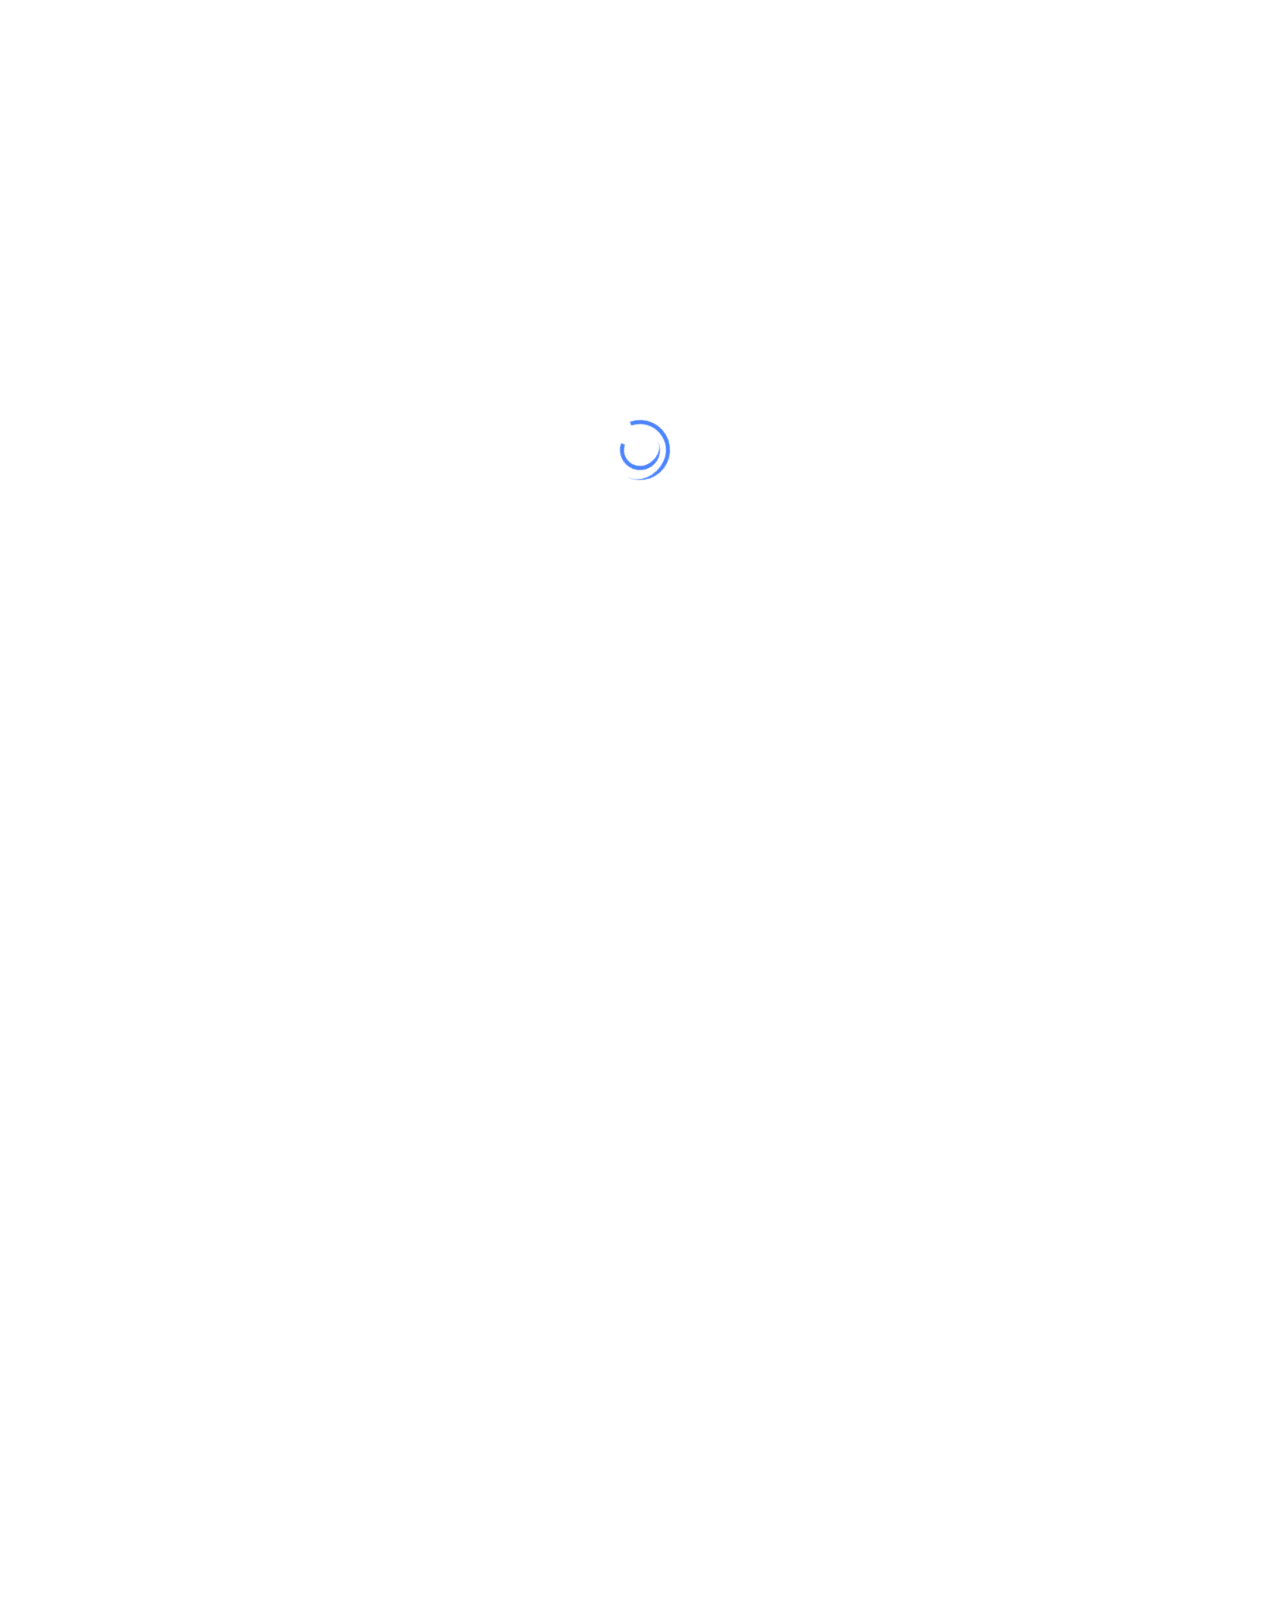
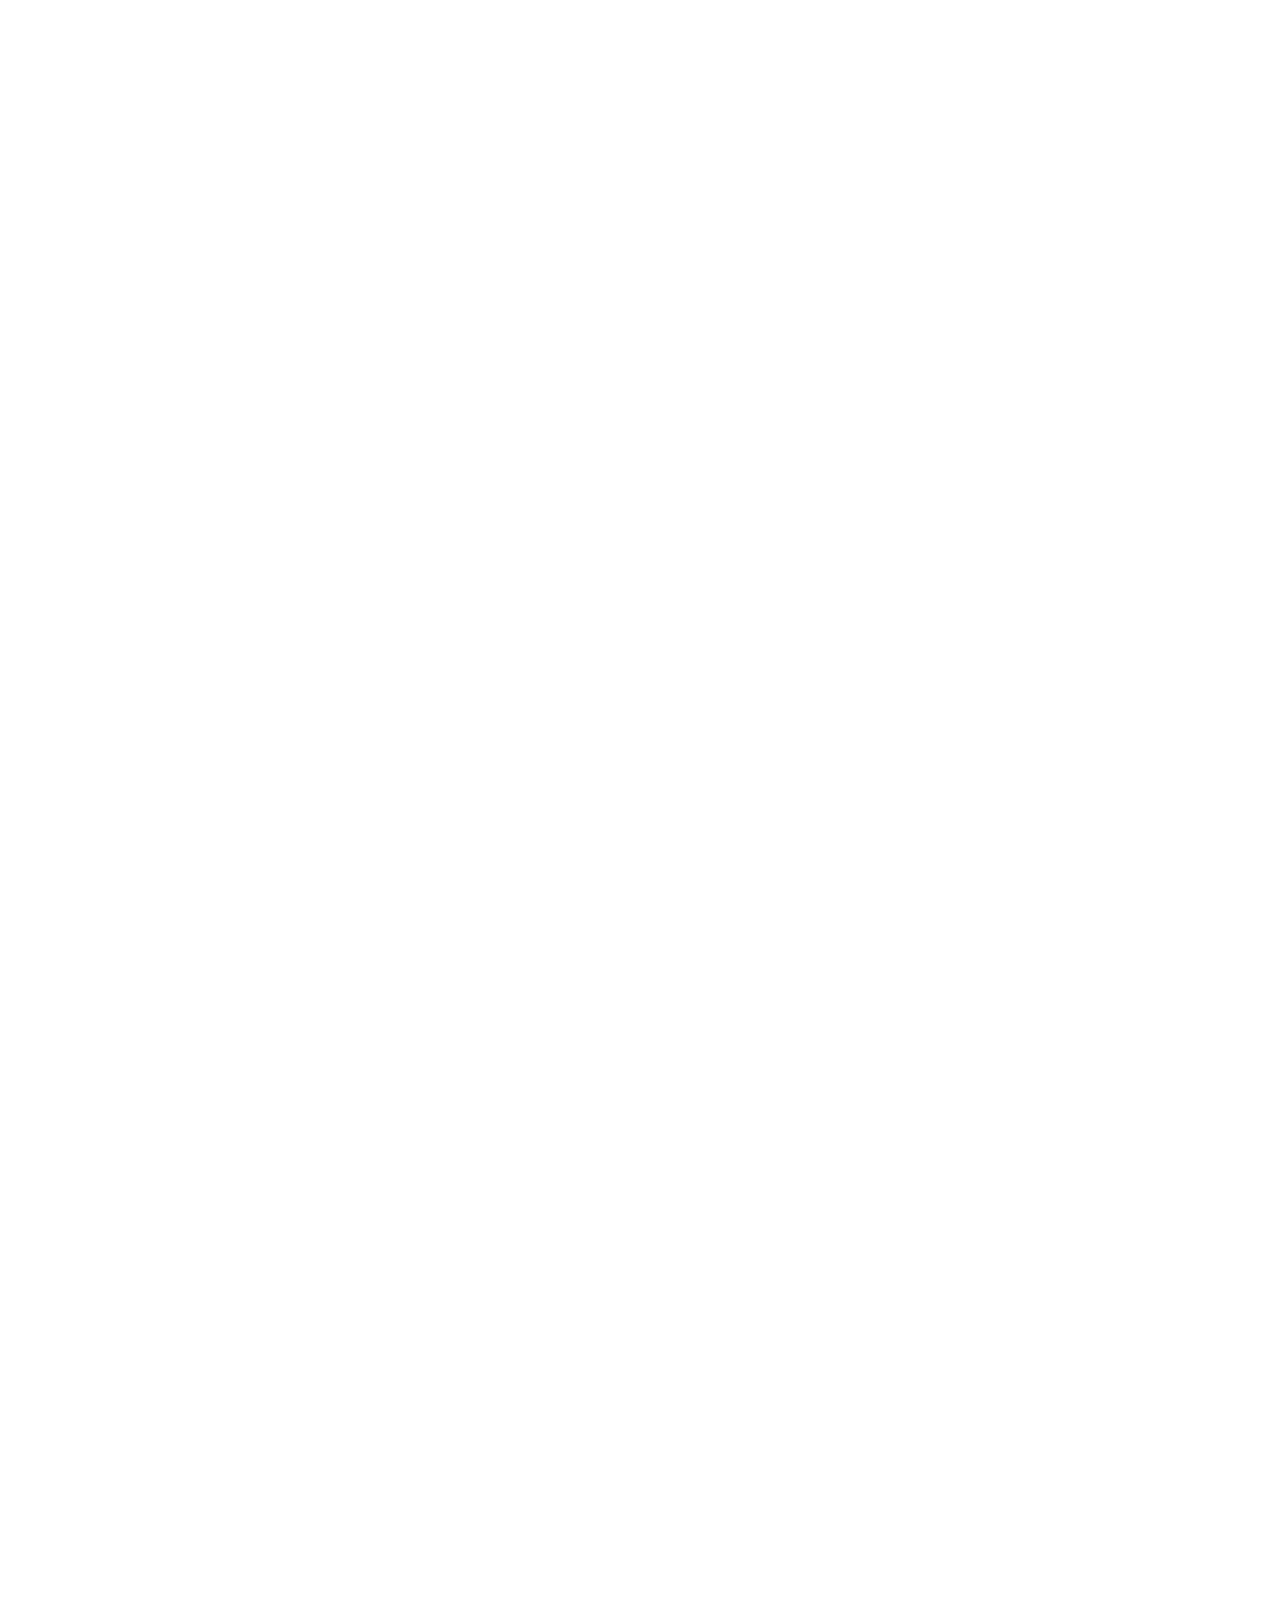
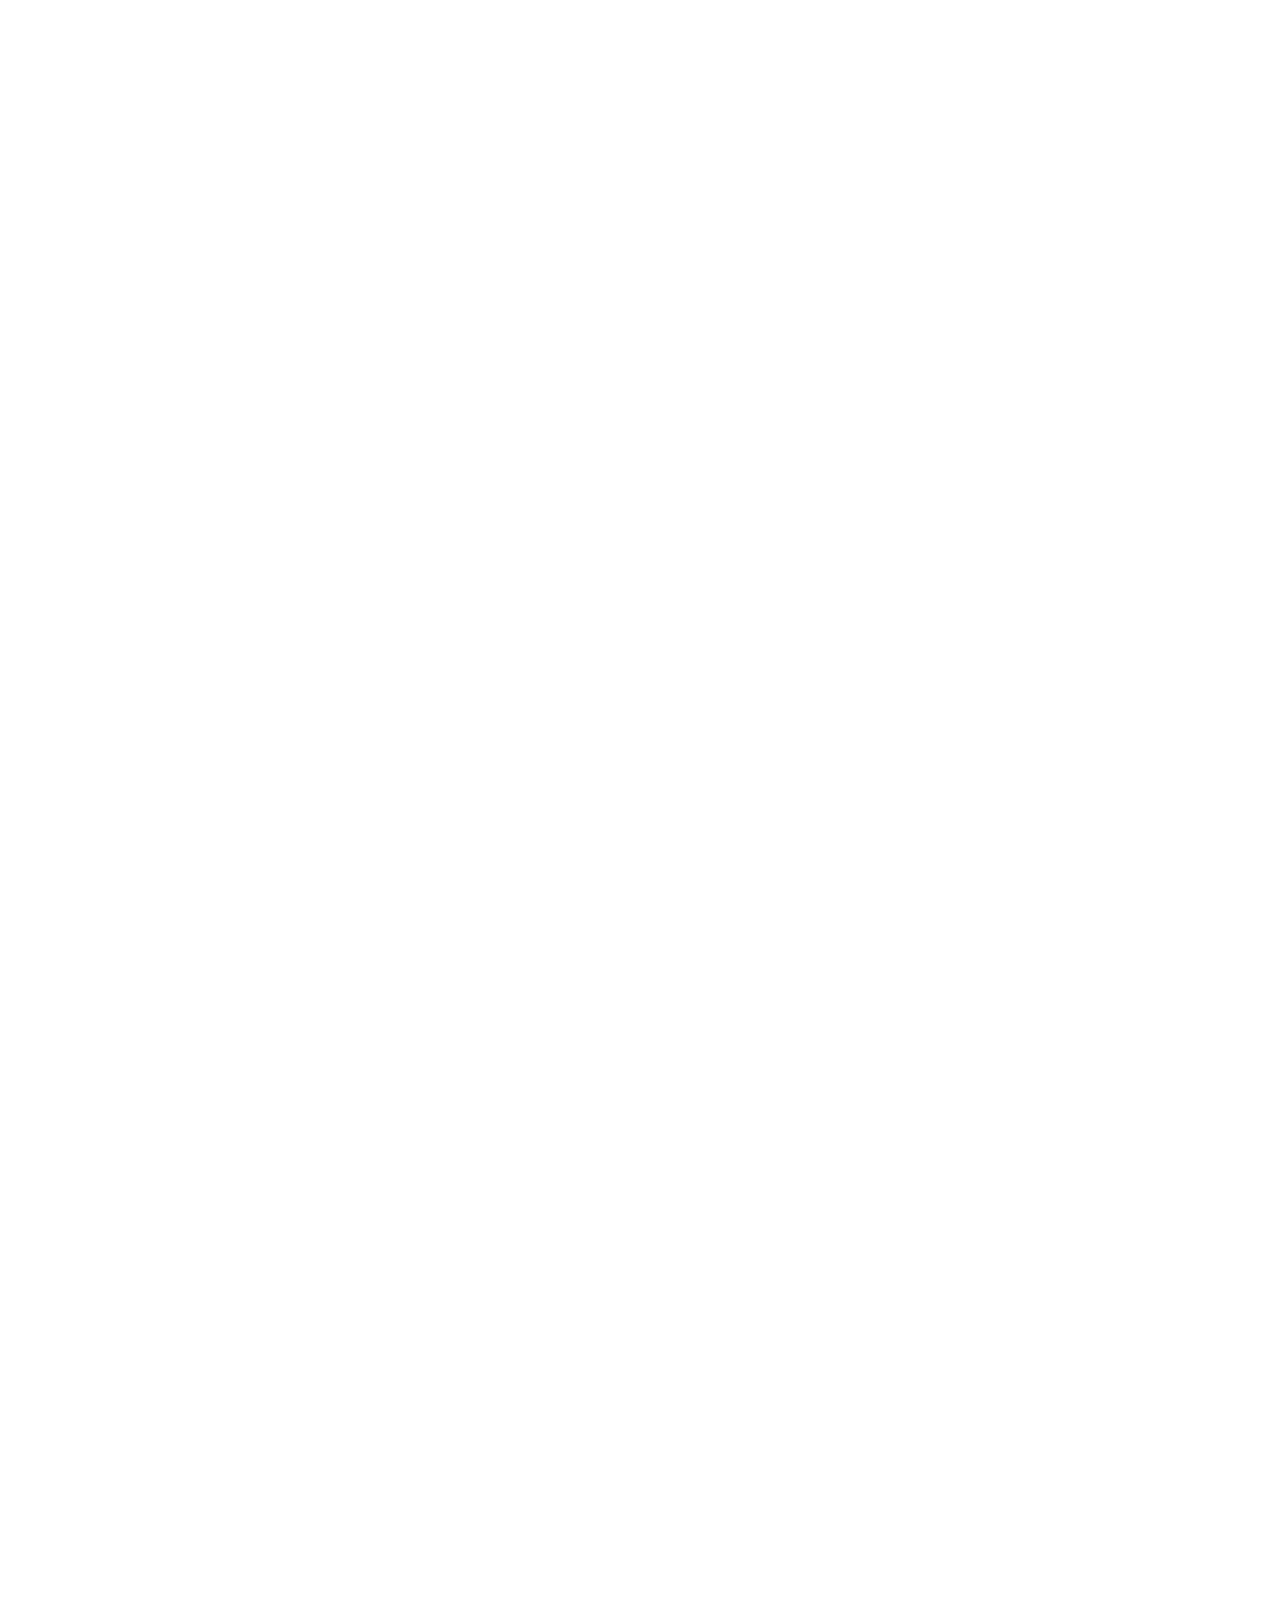
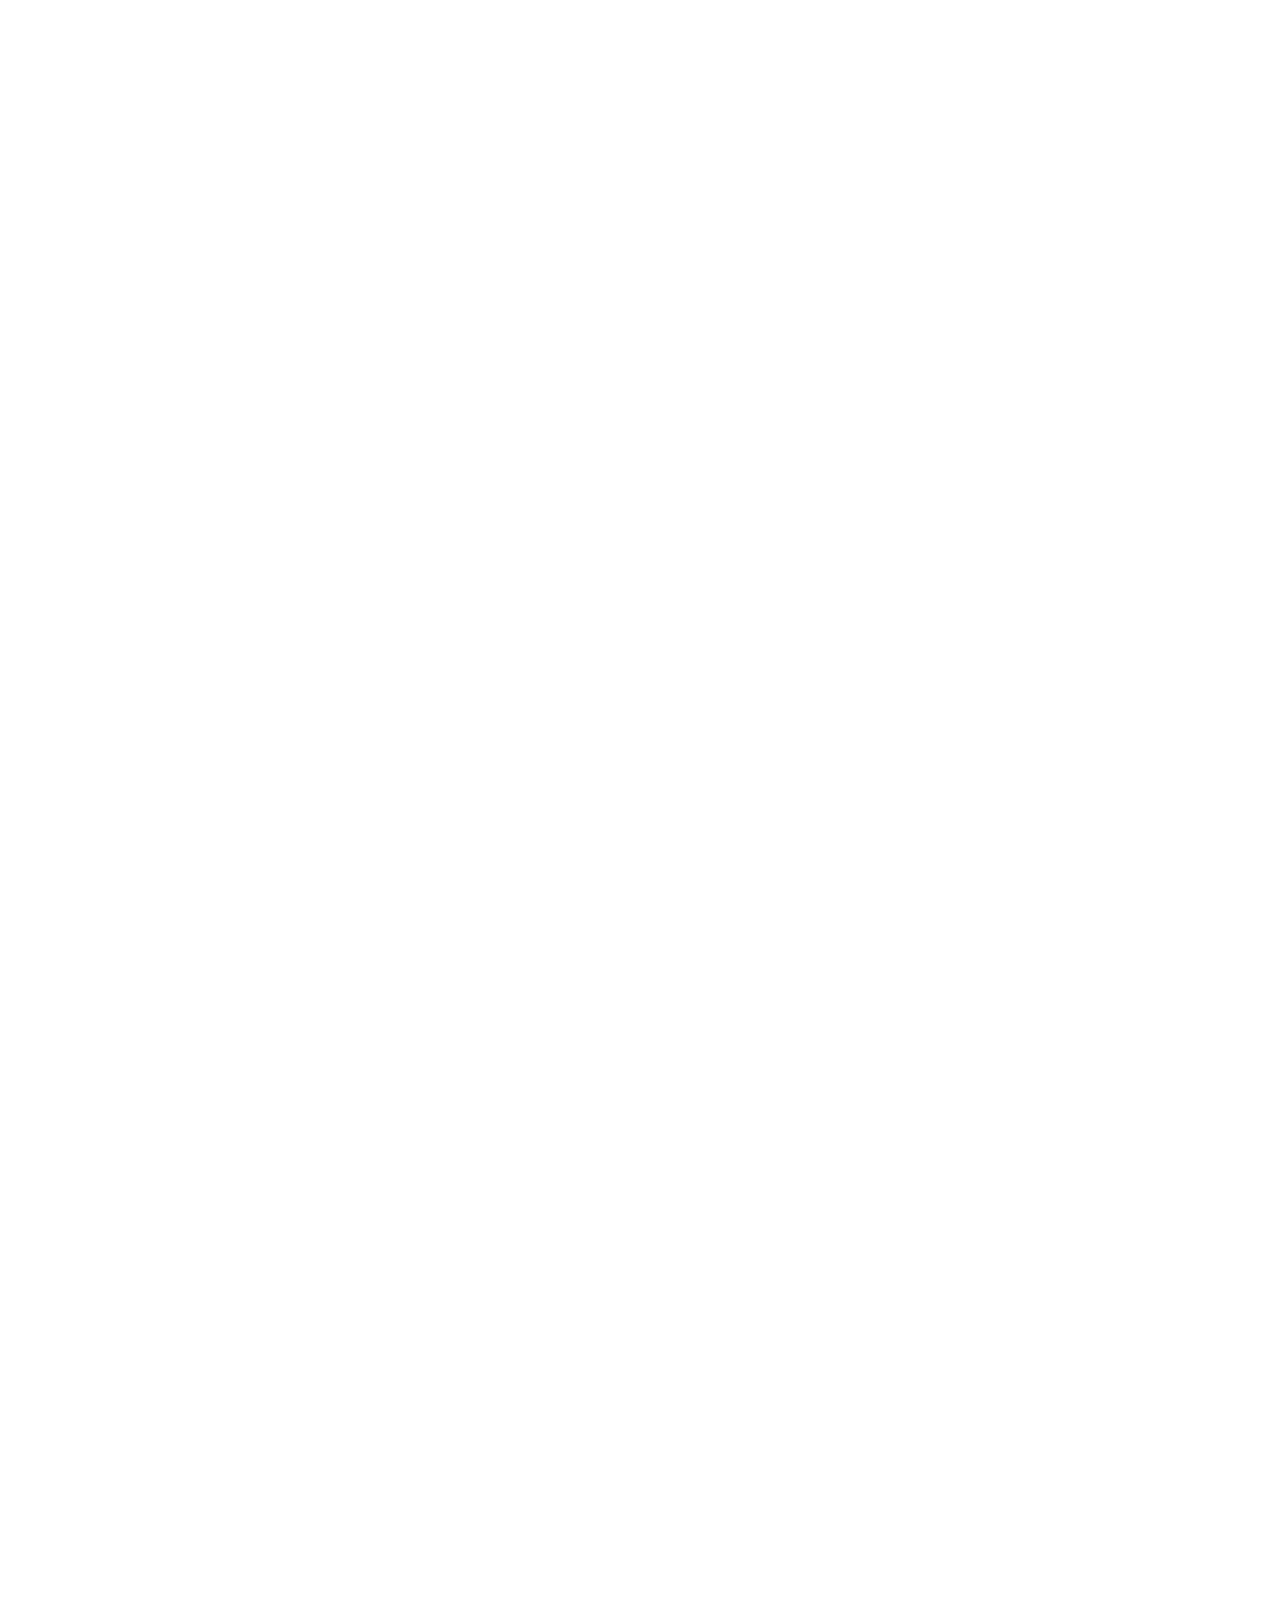
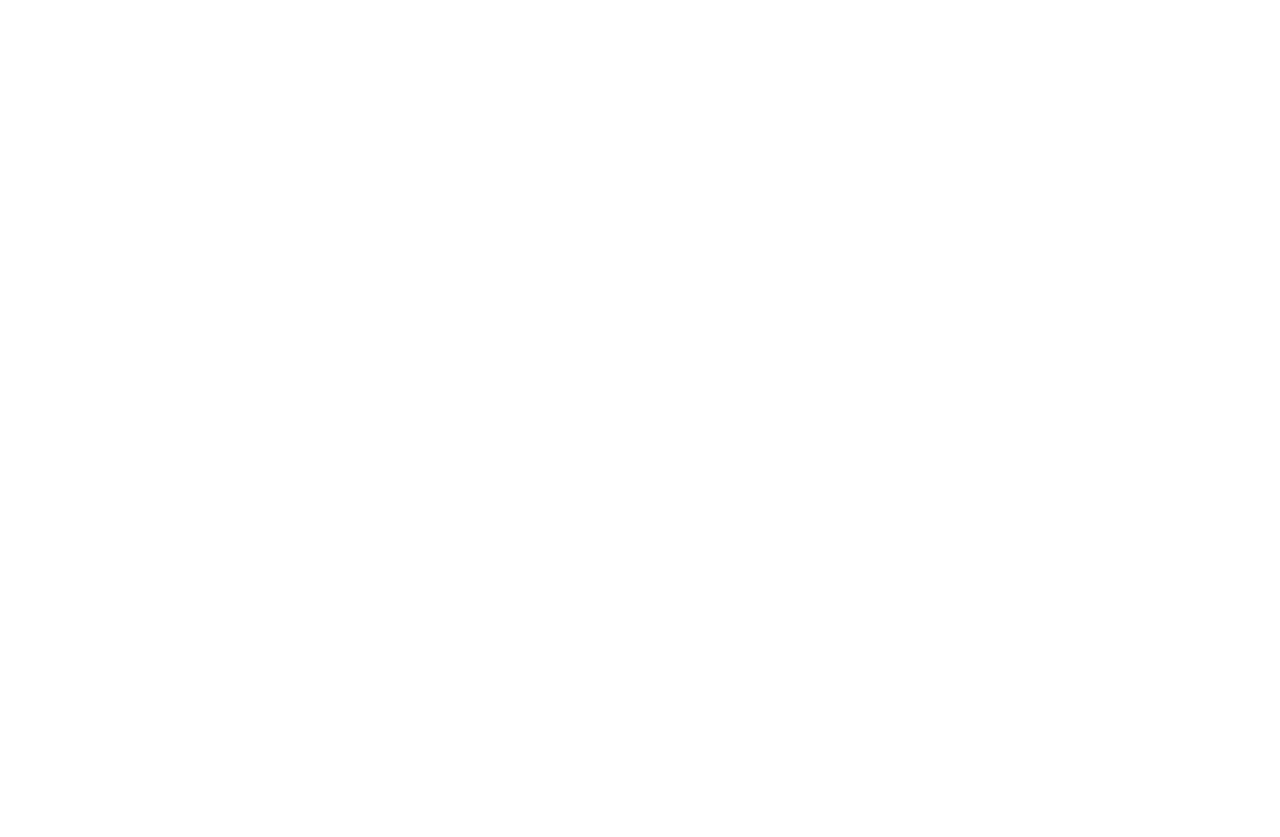
<file: index.html>
<html xmlns="http://www.w3.org/1999/xhtml" lang="en">

<head>
	<meta http-equiv="Content-Type" content="text/html; charset=utf-8" />
	<meta name="description" content="HTTrack is an easy-to-use website mirror utility. It allows you to download a World Wide website from the Internet to a local directory,building recursively all structures, getting html, images, and other files from the server to your computer. Links are rebuiltrelatively so that you can freely browse to the local site (works with any browser). You can mirror several sites together so that you can jump from one toanother. You can, also, update an existing mirror site, or resume an interrupted download. The robot is fully configurable, with an integrated help" />
	<meta name="keywords" content="httrack, HTTRACK, HTTrack, winhttrack, WINHTTRACK, WinHTTrack, offline browser, web mirror utility, aspirateur web, surf offline, web capture, www mirror utility, browse offline, local  site builder, website mirroring, aspirateur www, internet grabber, capture de site web, internet tool, hors connexion, unix, dos, windows 95, windows 98, solaris, ibm580, AIX 4.0, HTS, HTGet, web aspirator, web aspirateur, libre, GPL, GNU, free software" />
	<title>Local index - HTTrack Website Copier</title>
  <!-- Mirror and index made by HTTrack Website Copier/3.49-2 [XR&CO'2014] -->
	<style type="text/css">
	<!--

body {
	margin: 0;  padding: 0;  margin-bottom: 15px;  margin-top: 8px;
	background: #77b;
}
body, td {
	font: 14px "Trebuchet MS", Verdana, Arial, Helvetica, sans-serif;
	}

#subTitle {
	background: #000;  color: #fff;  padding: 4px;  font-weight: bold; 
	}

#siteNavigation a, #siteNavigation .current {
	font-weight: bold;  color: #448;
	}
#siteNavigation a:link    { text-decoration: none; }
#siteNavigation a:visited { text-decoration: none; }

#siteNavigation .current { background-color: #ccd; }

#siteNavigation a:hover   { text-decoration: none;  background-color: #fff;  color: #000; }
#siteNavigation a:active  { text-decoration: none;  background-color: #ccc; }


a:link    { text-decoration: underline;  color: #00f; }
a:visited { text-decoration: underline;  color: #000; }
a:hover   { text-decoration: underline;  color: #c00; }
a:active  { text-decoration: underline; }

#pageContent {
	clear: both;
	border-bottom: 6px solid #000;
	padding: 10px;  padding-top: 20px;
	line-height: 1.65em;
	background-image: url(backblue.gif);
	background-repeat: no-repeat;
	background-position: top right;
	}

#pageContent, #siteNavigation {
	background-color: #ccd;
	}


.imgLeft  { float: left;   margin-right: 10px;  margin-bottom: 10px; }
.imgRight { float: right;  margin-left: 10px;   margin-bottom: 10px; }

hr { height: 1px;  color: #000;  background-color: #000;  margin-bottom: 15px; }

h1 { margin: 0;  font-weight: bold;  font-size: 2em; }
h2 { margin: 0;  font-weight: bold;  font-size: 1.6em; }
h3 { margin: 0;  font-weight: bold;  font-size: 1.3em; }
h4 { margin: 0;  font-weight: bold;  font-size: 1.18em; }

.blak { background-color: #000; }
.hide { display: none; }
.tableWidth { min-width: 400px; }

.tblRegular       { border-collapse: collapse; }
.tblRegular td    { padding: 6px;  background-image: url(fade.gif);  border: 2px solid #99c; }
.tblHeaderColor, .tblHeaderColor td { background: #99c; }
.tblNoBorder td   { border: 0; }


// -->
</style>

</head>

<table width="76%" border="0" align="center" cellspacing="0" cellpadding="3" class="tableWidth">
	<tr>
	<td id="subTitle">HTTrack Website Copier - Open Source offline browser</td>
	</tr>
</table>
<table width="76%" border="0" align="center" cellspacing="0" cellpadding="0" class="tableWidth">
<tr class="blak">
<td>
	<table width="100%" border="0" align="center" cellspacing="1" cellpadding="0">
	<tr>
	<td colspan="6"> 
		<table width="100%" border="0" align="center" cellspacing="0" cellpadding="10">
		<tr> 
		<td id="pageContent"> 
<!-- ==================== End prologue ==================== -->

	<meta name="generator" content="HTTrack Website Copier/3.x">
	<TITLE>Local index - HTTrack</TITLE>
</HEAD>
<BODY>
<H1 ALIGN=Center>Index of locally available sites:</H1>
	<TABLE BORDER="0" WIDTH="100%" CELLSPACING="1" CELLPADDING="0">
		<TR>
			<TD BACKGROUND="fade.gif">
				&middot;
					<A HREF="geniusdevs.com/themeforest/icard/icard/index2.html">
						geniusdevs.com/themeforest/icard/icard/index2.html
					</A>		
			</TD>
		</TR>
	</TABLE>
	<BR>
	<BR>
	<BR>
  	<H6 ALIGN="RIGHT">
	<I>Mirror and index made by HTTrack Website Copier [XR&amp;CO'2008]</I>
	</H6>
	<!-- Mirror and index made by HTTrack Website Copier/3.49-2 [XR&CO'2014] -->
	<!-- Thanks for using HTTrack Website Copier! -->
	<meta HTTP-EQUIV="Refresh" CONTENT="0; URL=geniusdevs.com/themeforest/icard/icard/index2.html">


<!-- ==================== Start epilogue ==================== -->
		</td>
		</tr>
		</table>
	</td>
	</tr>
	</table>
</td>
</tr>
</table>

<table width="76%" border="0" align="center" valign="bottom" cellspacing="0" cellpadding="0">
	<tr>
	<td id="footer"><small>&copy; 2008 Xavier Roche & other contributors - Web Design: Leto Kauler.</small></td>
	</tr>
</table>

</body>

</html>
</file>
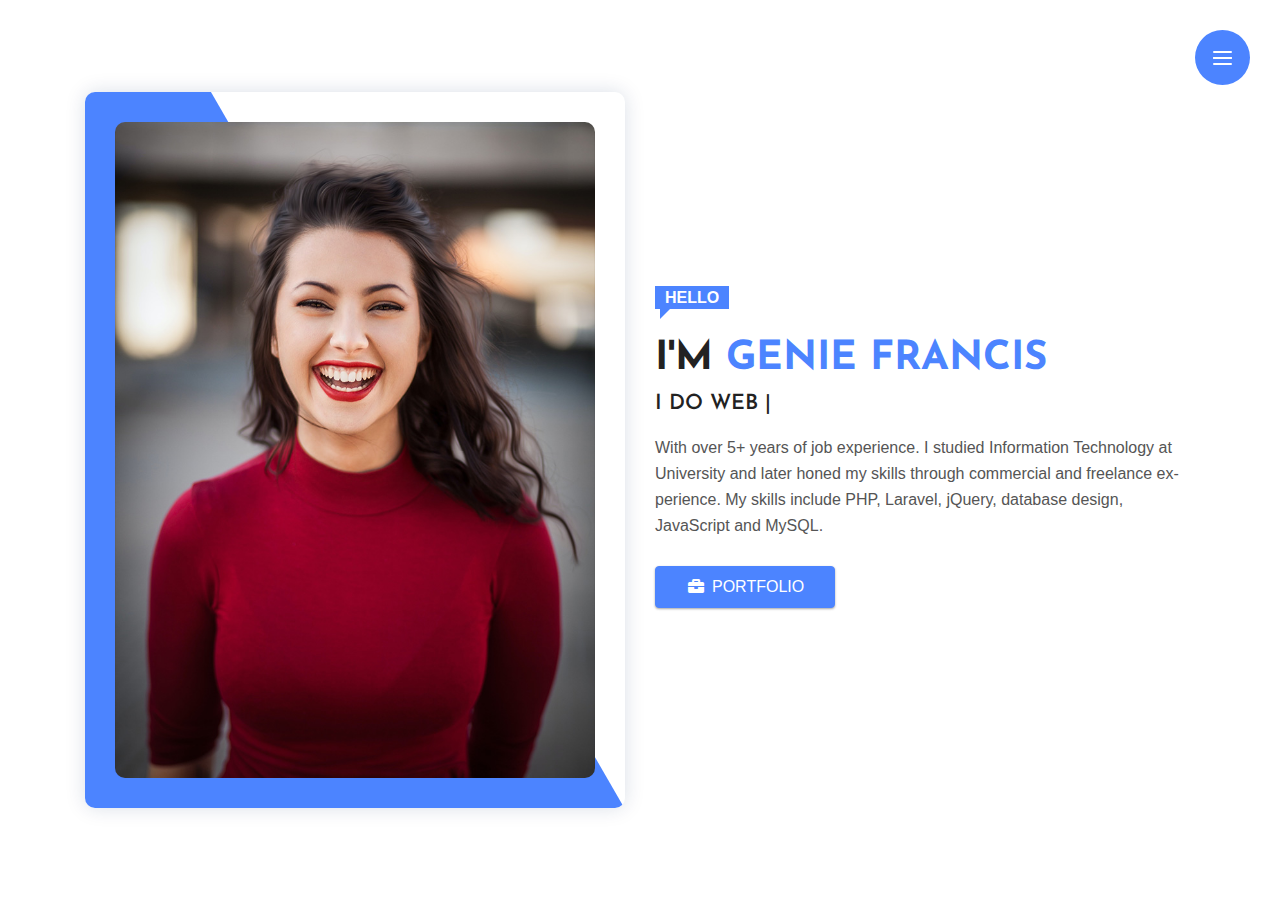
<file: geniusdevs.com/themeforest/icard/icard/index2.html>
<!DOCTYPE html>
<html lang="en">


<!-- Mirrored from geniusdevs.com/themeforest/icard/icard/index2.html by HTTrack Website Copier/3.x [XR&CO'2014], Mon, 15 Nov 2021 11:31:35 GMT -->
<head>
	<meta http-equiv="Content-Type" content="text/html; charset=UTF-8">
	<meta http-equiv="X-UA-Compatible" content="IE=edge" />
	<meta http-equiv="X-UA-Compatible" content="ie=edge">
	<meta name="viewport" content="width=device-width, initial-scale=1.0">
	<title> Icard - Personal Portfolio </title>
	<!-- favicon -->
	<link rel="shortcut icon" href="assets/images/favicon.png" type="image/x-icon">
	<!-- animate css -->
	<link rel="stylesheet" href="assets/css/animate.css">
	<!-- bootstrap -->
	<link rel="stylesheet" href="assets/css/bootstrap.min.css">
	<!-- plugin -->
	<link rel="stylesheet" href="assets/css/plugin.css">
	<!-- owl carousel -->
	<link rel="stylesheet" href="assets/css/owl.carousel.min.css">
	<!-- main css -->
	<link rel="stylesheet" href="assets/css/style.css">
	<!-- responsive css -->
    <link rel="stylesheet" href="assets/css/responsive.css">
    <!-- Tight Theme -->
    <link rel="stylesheet" href="assets/css/lite.css">
</head>

<body>
	<!-- preloader area start -->
	<div class="preloader" id="preloader">
		<div class="loader loader-1">
			<div class="loader-outter"></div>
			<div class="loader-inner"></div>
		</div>
	</div>
	<!-- preloader area end -->
	<!-- Menu toggle Icon Start -->
	<div class="toggle-icon">
		<div id="nav-icon3">
			<span></span>
			<span></span>
			<span></span>
			<span></span>
		</div>
	</div>
	<!-- Menu toggle Icon End -->
	<!-- Main Website wrapper start -->
	<div id="main">
		<!--Main-Menu Area Start-->
		<div class="mainmenu-area">
			<nav class="my-navbar">
				<ul class="navbar-links">
					<li class="mynav-item active">
						<a class="mynav-link active" href="#home">Home</a>
					</li>
					<li class="mynav-item">
						<a class="mynav-link" href="#about">About</a>
					</li>
					<li class="mynav-item">
						<a class="mynav-link" href="#resume">Resume</a>
					</li>
					<li class="mynav-item portfolio">
						<a class="mynav-link portfolio" href="#portfolio">Portfolio</a>
					</li>
					<li class="mynav-item">
						<a class="mynav-link" href="#blog">Blog</a>
					</li>
					<li class="mynav-item">
						<a class="mynav-link" href="#contact">Contact</a>
					</li>
				</ul>
			</nav>
		</div>
		<!--Main-Menu Area Start-->

		<!--Hero Area Start-->
		<section class="home section-bg active" id="home">
			<div class="h-100vh d-flex align-items-center">
				<div class="container">
					<div class="row">
						<div class="col-lg-6">
							<div class="main-profile-image">
								<img src="assets/images/main-img.jpg" alt="">
							</div>
						</div>
						<div class="col-lg-6  align-self-center">
							<div class="hero-box text-left">
								<span class="greeting">HELLO</span>
								<h2 class="name">
									I'm <span>Genie Francis</span>
								</h2>

								<h4 class="header_title"> I Do <span id="typed"></span></h4>
								<p class="short-info">
									With over 5+ years of job experience.
									I studied Information Technology at University and later honed my skills through commercial and
									freelance experience. My skills include PHP, Laravel, jQuery, database design, JavaScript and MySQL.
								</p>
								<a id="g-p-f-h" class="pagelink mybtn mybtn-bg" href="#portfolio"><span><i
											class="fas fa-briefcase"></i>Portfolio</span></a>
							</div>
						</div>
					</div>
				</div>
			</div>
		</section>
		<!--Hero Area End-->

		<!-- About Area Start -->
		<section id="about" class="about-area section-padding section-bg">
			<div class="container">
				<div class="row">
					<div class="col-lg-12">
						<div class="section-heading">
							<h2 class="s-h-title">
								About <span>Me</span>
							</h2>
						</div>
					</div>
				</div>
				<div class="row">
					<div class="col-lg-12">
						<div class="about-box">
							<div class="row">
								<div class="col-lg-6 d-flex align-self-center">
									<div class="about-content">
										<ul class="info-list">
											<li>
												<span class="title">First Name : </span>
												<span class="value">Genie</span>
											</li>
											<li>
												<span class="title">Last Name : </span>
												<span class="value">Francis</span>
											</li>
											<li>
												<span class="title">Age : </span>
												<span class="value">28</span>
											</li>
											<li>
												<span class="title">Birthdate : </span>
												<span class="value">21 june 1990</span>
											</li>
											<li>
												<span class="title">Residence : </span>
												<span class="value">USA</span>
											</li>
											<li>
												<span class="title">Langages : </span>
												<span class="value">English</span>
											</li>
											<li>
												<span class="title">Phone : </span>
												<span class="value">+0143 173 559</span>
											</li>
											<li>
												<span class="title">Email : </span>
												<span class="value">anexample@gmail.com</span>
											</li>
											<li>
												<span class="title">Freelance : </span><span class="value">Available</span>
											</li>
											<li>
												<span class="title">Experience : </span><span class="value">5 years</span>
											</li>
											<li>
												<span class="title">Skype : </span><span class="value">genie.francis</span>
											</li>
											<li>
												<span class="title">Address :</span>
												<span class="value">700 Oak Street USA</span>
											</li>
										</ul>
									</div>
								</div>
								<div class="col-lg-6 d-flex align-self-center">
									<div class="about-content">
										<div class="my-acivment-list">
											<div class="row">
												<div class="col-md-6">
													<div class="single-acivment one">
														<div class="top-area">
															<div class="icon">
																<i class="far fa-heart"></i>
															</div>
															<div class="number">
																<span class="n-counter">368</span><span class="plus">+</span>
															</div>
														</div>
														<div class="content">

															<h6 class="title">
																Happy Clients
															</h6>
														</div>
													</div>
												</div>
												<div class="col-md-6">
													<div class="single-acivment two">
														<div class="top-area">
															<div class="icon">
																<i class="fas fa-briefcase"></i>
															</div>
															<div class="number">
																<span class="n-counter">658</span><span class="plus">+</span>
															</div>
														</div>
														<div class="content">

															<h6 class="title">
																Project Done
															</h6>
														</div>
													</div>
												</div>
												<div class="col-md-6">
													<div class="single-acivment">
														<div class="top-area">
															<div class="icon">
																<i class="fas fa-cloud-download-alt"></i>
															</div>
															<div class="number">
																<span class="n-counter">503</span><span class="plus">+</span>
															</div>
														</div>
														<div class="content">

															<h6 class="title">
																Files Downloaded
															</h6>
														</div>
													</div>
												</div>
												<div class="col-md-6">
													<div class="single-acivment">
														<div class="top-area">
															<div class="icon">
																<i class="fas fa-medal"></i>
															</div>
															<div class="number">
																<span class="n-counter">72</span><span class="plus">+</span>
															</div>
														</div>
														<div class="content">
															<h6 class="title">
																Awards Won
															</h6>
														</div>
													</div>
												</div>
											</div>
										</div>
									</div>
								</div>
							</div>
						</div>
					</div>
				</div>
				<div class="row w-i-d">
					<div class="col-lg-12">
						<div class="section-heading">
							<h2 class="s-h-title">
								What I <span>Do</span>
							</h2>
						</div>
					</div>
				</div>
				<div class="row service-area-wrapper">
					<div class="col-lg-4 col-md-6">
						<a href="ajax/service1.html" class="single-service service-modal ">
							<img src="assets/images/s1.png" alt="">
							<h6 class="title">SEO</h6>
							<p>Hopes lived by rooms oh in no death house. Contented direction september but end led excellent
								ourselves.</p>
						</a>
					</div>
					<div class="col-lg-4 col-md-6">
						<a href="ajax/service2.html" class="single-service service-modal ">
							<img src="assets/images/s2.png" alt="">
							<h6 class="title">Graphic Design</h6>
							<p>Hopes lived by rooms oh in no death house. Contented direction september but end led excellent
								ourselves.</p>
						</a>
					</div>
					<div class="col-lg-4 col-md-6">
						<a href="ajax/service3.html" class="single-service service-modal ">
							<img src="assets/images/s3.png" alt="">
							<h6 class="title">Digital Marketing</h6>
							<p>Hopes lived by rooms oh in no death house. Contented direction september but end led excellent
								ourselves.</p>
						</a>
					</div>
					<div class="col-lg-4 col-md-6">
						<a href="ajax/service4.html" class="single-service service-modal ">
							<img src="assets/images/s4.png" alt="">
							<h6 class="title">Amazon AWS</h6>
							<p>Hopes lived by rooms oh in no death house. Contented direction september but end led excellent
								ourselves.</p>
						</a>
					</div>
					<div class="col-lg-4 col-md-6">
						<a href="ajax/service5.html" class="single-service service-modal ">
							<img src="assets/images/s5.png" alt="">
							<h6 class="title">Web Development</h6>
							<p>Hopes lived by rooms oh in no death house. Contented direction september but end led excellent
								ourselves.</p>
						</a>
					</div>
					<div class="col-lg-4 col-md-6">
						<a href="ajax/service6.html" class="single-service service-modal ">
							<img src="assets/images/s6.png" alt="">
							<h6 class="title">Web Design</h6>
							<p>Hopes lived by rooms oh in no death house. Contented direction september but end led excellent
								ourselves.</p>
						</a>
					</div>
				</div>
				<div class="row w-i-d">
					<div class="col-lg-12">
						<div class="section-heading">
							<h2 class="s-h-title">
								 <span>My</span> Testimonial
							</h2>
						</div>
					</div>
				</div>
				<div class="row">
					<div class="col-lg-4 col-md-6">
						<div class="single-review">
							<div class="reviewr">
								<div class="img">
									<img src="assets/images/rev1.jpg" alt="">
								</div>
								<div class="content">
									<h4 class="name">
										Jinea Khan
									</h4>
									<p>
										CEO of Facebook
									</p>
								</div>
							</div>
							<div class="stars">
								<i class="fas fa-star"></i>
								<i class="fas fa-star"></i>
								<i class="fas fa-star"></i>
								<i class="fas fa-star"></i>
								<i class="fas fa-star"></i>
							</div>
							<div class="content">
								<p>
									Believed attentive assisted picture sharpness to I to she waved the are and slide understand the that
									set task. The you due back.
								</p>
							</div>
						</div>
					</div>
					<div class="col-lg-4 col-md-6">
						<div class="single-review">
							<div class="reviewr">
								<div class="img">
									<img src="assets/images/rev2.jpg" alt="">
								</div>
								<div class="content">
									<h4 class="name">
										Alen Doe
									</h4>
									<p>
										CEO of Apple
									</p>
								</div>
							</div>
							<div class="stars">
								<i class="fas fa-star"></i>
								<i class="fas fa-star"></i>
								<i class="fas fa-star"></i>
								<i class="fas fa-star"></i>
								<i class="fas fa-star"></i>
							</div>
							<div class="content">
								<p>
									Believed attentive assisted picture sharpness to I to she waved the are and slide understand the that
									set task. The you due back.
								</p>
							</div>
						</div>
					</div>
					<div class="col-lg-4 col-md-6">
						<div class="single-review">
							<div class="reviewr">
								<div class="img">
									<img src="assets/images/rev3.jpg" alt="">
								</div>
								<div class="content">
									<h4 class="name">
										Zachary
									</h4>
									<p>
										CTO at IdealDevs
									</p>
								</div>
							</div>
							<div class="stars">
								<i class="fas fa-star"></i>
								<i class="fas fa-star"></i>
								<i class="fas fa-star"></i>
								<i class="fas fa-star"></i>
								<i class="fas fa-star"></i>
							</div>
							<div class="content">
								<p>
									Believed attentive assisted picture sharpness to I to she waved the are and slide understand the that
									set task. The you due back.
								</p>
							</div>
						</div>
					</div>
					<div class="col-lg-4 col-md-6">
						<div class="single-review">
							<div class="reviewr">
								<div class="img">
									<img src="assets/images/rev1.jpg" alt="">
								</div>
								<div class="content">
									<h4 class="name">
										Nathaniel
									</h4>
									<p>
										COO at IdealDevs
									</p>
								</div>
							</div>
							<div class="stars">
								<i class="fas fa-star"></i>
								<i class="fas fa-star"></i>
								<i class="fas fa-star"></i>
								<i class="fas fa-star"></i>
								<i class="fas fa-star"></i>
							</div>
							<div class="content">
								<p>
									Believed attentive assisted picture sharpness to I to she waved the are and slide understand the that
									set task. The you due back.
								</p>
							</div>
						</div>
					</div>
					<div class="col-lg-4 col-md-6">
						<div class="single-review">
							<div class="reviewr">
								<div class="img">
									<img src="assets/images/rev2.jpg" alt="">
								</div>
								<div class="content">
									<h4 class="name">
										Harrison
									</h4>
									<p>
										DH at IdealDevs
									</p>
								</div>
							</div>
							<div class="stars">
								<i class="fas fa-star"></i>
								<i class="fas fa-star"></i>
								<i class="fas fa-star"></i>
								<i class="fas fa-star"></i>
								<i class="fas fa-star"></i>
							</div>
							<div class="content">
								<p>
									Believed attentive assisted picture sharpness to I to she waved the are and slide understand the that
									set task. The you due back.
								</p>
							</div>
						</div>
					</div>
					<div class="col-lg-4 col-md-6">
						<div class="single-review">
							<div class="reviewr">
								<div class="img">
									<img src="assets/images/rev3.jpg" alt="">
								</div>
								<div class="content">
									<h4 class="name">
										Jameson
									</h4>
									<p>
										CEO at IdealDevs
									</p>
								</div>
							</div>
							<div class="stars">
								<i class="fas fa-star"></i>
								<i class="fas fa-star"></i>
								<i class="fas fa-star"></i>
								<i class="fas fa-star"></i>
								<i class="fas fa-star"></i>
							</div>
							<div class="content">
								<p>
									Believed attentive assisted picture sharpness to I to she waved the are and slide understand the that
									set task. The you due back.
								</p>
							</div>
						</div>
					</div>
				</div>
			</div>

		</section>
		<!-- About Area End -->

		<!-- Resume Area Start -->
		<section id="resume" class="about-area section-padding section-bg">
			<div class="container">
				<div class="row">
					<div class="col-lg-12">
						<div class="section-heading">
							<h2 class="s-h-title">
								My <span>Resume</span>
							</h2>
						</div>
					</div>
				</div>
				<div class="row">
					<div class="col-lg-12">
						<div class="about-box">
							<div class="row">
								<div class="col-lg-6 d-flex align-self-center">
									<div class="about-content">
										<a href="#" class="mybtn mybtn-bg"> <span><i class="fas fa-download"></i>Download My CV</span> </a>
									</div>
								</div>
							</div>
						</div>
					</div>
				</div>
			</div>
			<div id="eduandex" class="eduandex">
				<div class="container">

					<div class="row skill-area" id="statisticsSection">
						<div class="col-lg-6 skill-area-line">
							<div class="skill-box">
								<h4 class="title">
									Coding Skills
								</h4>
								<div class="skill-list">
									<div class="single-skill">
										<div class="label">
											<span>CSS</span>
											<span>80%</span>
										</div>
										<div class="progress">
											<div class="progress-bar progress-bar-striped progress-bar-animated" role="progressbar"
												aria-valuenow="80" aria-valuemin="0" aria-valuemax="100" style="width: 80%"></div>
										</div>
									</div>
									<div class="single-skill">
										<div class="label">
											<span>HTML</span>
											<span>95%</span>
										</div>
										<div class="progress">
											<div class="progress-bar progress-bar-striped progress-bar-animated" role="progressbar"
												aria-valuenow="95" aria-valuemin="0" aria-valuemax="100" style="width: 95%"></div>
										</div>
									</div>
									<div class="single-skill">
										<div class="label">
											<span>PHP</span>
											<span>75%</span>
										</div>
										<div class="progress">
											<div class="progress-bar progress-bar-striped progress-bar-animated" role="progressbar"
												aria-valuenow="75" aria-valuemin="0" aria-valuemax="100" style="width: 75%"></div>
										</div>
									</div>
									<div class="single-skill">
										<div class="label">
											<span>JS</span>
											<span>90%</span>
										</div>
										<div class="progress">
											<div class="progress-bar progress-bar-striped progress-bar-animated" role="progressbar"
												aria-valuenow="90" aria-valuemin="0" aria-valuemax="100" style="width: 90%"></div>
										</div>
									</div>
								</div>
							</div>
						</div>
						<div class="col-lg-6 skill-area-line">
							<div class="skill-box">
								<h4 class="title">
									Language Skills
								</h4>
								<div class="skill-list">
									<div class="single-skill">
										<div class="label">
											<span>Hindi</span>
											<span>92%</span>
										</div>
										<div class="progress">
											<div class="progress-bar progress-bar-striped progress-bar-animated" role="progressbar"
												aria-valuenow="92" aria-valuemin="0" aria-valuemax="100" style="width: 92%"></div>
										</div>
									</div>
									<div class="single-skill">
										<div class="label">
											<span>Arabic</span>
											<span>88%</span>
										</div>
										<div class="progress">
											<div class="progress-bar progress-bar-striped progress-bar-animated" role="progressbar"
												aria-valuenow="88" aria-valuemin="0" aria-valuemax="100" style="width: 88%"></div>
										</div>
									</div>
									<div class="single-skill">
										<div class="label">
											<span>Spanish</span>
											<span>80%</span>
										</div>
										<div class="progress">
											<div class="progress-bar progress-bar-striped progress-bar-animated" role="progressbar"
												aria-valuenow="80" aria-valuemin="0" aria-valuemax="100" style="width: 80%"></div>
										</div>
									</div>
									<div class="single-skill">
										<div class="label">
											<span>English</span>
											<span>99%</span>
										</div>
										<div class="progress">
											<div class="progress-bar progress-bar-striped progress-bar-animated" role="progressbar"
												aria-valuenow="99" aria-valuemin="0" aria-valuemax="100" style="width: 99%"></div>
										</div>
									</div>
								</div>
							</div>
						</div>
						<div class="col-lg-6 skill-area-circle">
							<div class="skill-box">
								<h4 class="title">
									Professional Skills
								</h4>
								<div class="skill-list">
									<div class="single-skill">
										<div class="progress-circle position" data-percent="90" data-duration="1000"
											data-color="#e9ecef, 304CFD"></div>
										<div class="label mt-1 d-block text-center">
											<span>Web Design</span>
										</div>
									</div>
									<div class="single-skill">
										<div class="progress-circle position" data-percent="96" data-duration="1000"
											data-color="#e9ecef, 304CFD"></div>
										<div class="label mt-1 d-block text-center">
											<span>Web Devlopment</span>
										</div>
									</div>
									<div class="single-skill">
										<div class="progress-circle position" data-percent="80" data-duration="1000"
											data-color="#e9ecef, 304CFD"></div>
										<div class="label mt-1 d-block text-center">
											<span>Graphic Design</span>
										</div>
									</div>
									<div class="single-skill">
										<div class="progress-circle position" data-percent="82" data-duration="1000"
											data-color="#e9ecef, 304CFD"></div>
										<div class="label mt-1 d-block text-center">
											<span>Auto CAD</span>
										</div>
									</div>
								</div>
							</div>
						</div>
						<div class="col-lg-6 skill-area-circle">
							<div class="skill-box">
								<h4 class="title">
									Basic Knowledge
								</h4>
								<div class="skill-list">
									<ul class="single-list-ul">
										<li>
											<p>Search engine marketing</p>
										</li>
										<li>
											<p>iOS and android apps</p>
										</li>
										<li>
											<p>Spreadsheets (Excel, Google Spreadsheets, etc.)</p>
										</li>
										<li>
											<p>Email Communication</p>
										</li>
										<li>
											<p>Presentation software (PowerPoint, Keynote)</p>
										</li>
										<li>
											<p>Office suites (Microsoft Office, G Suite)</p>
										</li>
										<li>
											<p>Operating systems (Windows and MacOS)</p>
										</li>
									</ul>
								</div>
							</div>
						</div>
					</div>
					<div class="row">
						<div class="col-lg-6">
							<div class="edu-box">
								<h2 class="title">Education</h2>
								<div class="row">
									<div class="col-12">
										<div class="education-list">
											<div class="single-education">
												<h4 class="collage-name">
													University of the Incarnate Word
												</h4>
												<p class="degree">BSC IN CSS<span class="year">2019 - Present</span>
												</p>
												<div class="description">
													<p>
														The University of British Columbia is a public research
														university with
														campuses in Vancouver and Kelowna, British Columbia.
													</p>
												</div>
											</div>
											<div class="single-education">
												<h4 class="collage-name">
													University of British Columbia
												</h4>
												<p class="degree">BSC IN CSS<span class="year">2017 - 2018</span>
												</p>
												<div class="description">
													<p>
														The University of British Columbia is a public research
														university with
														campuses in Vancouver and Kelowna, British Columbia.
													</p>
												</div>
											</div>
											<div class="single-education">
												<h4 class="collage-name">
													The University of Alabama
												</h4>
												<p class="degree">BSC IN CSS<span class="year">2015 - 2017</span>
												</p>
												<div class="description">
													<p>
														The University of British Columbia is a public research
														university with
														campuses in Vancouver and Kelowna, British Columbia.
													</p>
												</div>
											</div>
										</div>
									</div>
								</div>
							</div>
						</div>

						<div class="col-lg-6">
							<div class="edu-box">
								<h2 class="title">Experince</h2>
								<div class="row">
									<div class="col-12">
										<div class="education-list">
											<div class="single-education">
												<h4 class="collage-name">
													Ideal Devs
												</h4>
												<p class="degree">Web Developer <span class="year">2016 - Present</span>
												</p>
												<div class="description">
													<p>
														The University of British Columbia is a public research
														university with
														campuses in Vancouver and Kelowna, British Columbia.
													</p>
												</div>
											</div>
											<div class="single-education">
												<h4 class="collage-name">
													Ideal Devs
												</h4>
												<p class="degree">Lead Ui/Ux Designer <span class="year">2015 -
														2018</span>
												</p>
												<div class="description">
													<p>
														The University of British Columbia is a public research
														university with
														campuses in Vancouver and Kelowna, British Columbia.
													</p>
												</div>
											</div>
											<div class="single-education">
												<h4 class="collage-name">
													Ideal Devs
												</h4>
												<p class="degree">Senior Ui/Ux Designer <span class="year">2014 -
														2016</span>
												</p>
												<div class="description">
													<p>
														The University of British Columbia is a public research
														university with
														campuses in Vancouver and Kelowna, British Columbia.
													</p>
												</div>
											</div>
										</div>
									</div>
								</div>
							</div>
						</div>
					</div>
				</div>
			</div>
		</section>
		<!-- Resume Area End -->

		<!-- Portfolio Area Start -->
		<section id="portfolio" class="project-gallery section-padding  section-bg">
			<div class="container">
				<div class="row">
					<div class="col-lg-12">
						<div class="section-heading">
							<h2 class="s-h-title">
								My <span>Portfolio</span>
							</h2>
						</div>
					</div>
				</div>
				<div class="row">
					<div class="col-lg-12">
						<div class="project-gallery-filter d-flex justify-content-center">
							<ul class="project-gallery-menu d-inline-block">
								<li class="filter active" data-filter="all">All</li>
								<li class="filter" data-filter=".cat-1">Marketing</li>
								<li class="filter" data-filter=".cat-2">Management</li>
								<li class="filter" data-filter=".cat-3">Consulting</li>
							</ul>
						</div>
						<div class="row project-gallery-item">
							<div class="mix col-md-6 col-lg-4 gallery-item cat-1 cat-3">
								<a href="ajax/portfolio-ajax-project-1.html" class="gallery-item-content pp">
									<div  class="item-thumbnail">
										<img src="assets/images/1.jpg" alt="">
										<div class="content-overlay">
											<div class="content">
												<h4 class="project-title">
													Project Title
												</h4>
												<span class="project-category">Marketing</span>
											</div>
										</div>
									</div>
								</a>
							</div>
							<div class="mix col-md-6 col-lg-4 gallery-item  cat-3 cat-4">
								<a href="ajax/portfolio-ajax-project-2.html" class="gallery-item-content pp">
									<div class="item-thumbnail">
										<img src="assets/images/2.jpg" alt="">
										<div class="content-overlay">
											<div class="content">
												<h4 class="project-title">
													Project Title
												</h4>
												<span class="project-category">Marketing</span>
											</div>
										</div>
									</div>
								</a>
							</div>
							<div class="mix col-md-6 col-lg-4 gallery-item cat-2 cat-1">
								<a href="ajax/portfolio-ajax-project-3.html" class="gallery-item-content pp">
									<div class="item-thumbnail">
										<img src="assets/images/3.jpg" alt="">
										<div class="content-overlay">
											<div class="content">
												<h4 class="project-title">
													Project Title
												</h4>
												<span class="project-category">Marketing</span>
											</div>
										</div>
									</div>
								</a>
							</div>
							<div class="mix col-md-6 col-lg-4 gallery-item cat-1 cat-3">
								<a href="ajax/portfolio-ajax-project-1.html" class="gallery-item-content pp">
									<div class="item-thumbnail">
										<img src="assets/images/4.jpg" alt="">
										<div class="content-overlay">
											<div class="content">
												<h4 class="project-title">
													Project Title
												</h4>
												<span class="project-category">Marketing</span>
											</div>
										</div>
									</div>
								</a>
							</div>
							<div class="mix col-md-6 col-lg-4 gallery-item cat-3 cat-4">
								<a href="ajax/portfolio-ajax-project-2.html" class="gallery-item-content pp">
									<div class="item-thumbnail">
										<img src="assets/images/5.jpg" alt="">
										<div class="content-overlay">
											<div class="content">
												<h4 class="project-title">
													Project Title
												</h4>
												<span class="project-category">Marketing</span>
											</div>
										</div>
									</div>
								</a>
							</div>
							<div class="mix col-md-6 col-lg-4 gallery-item cat-1 cat-2">
								<a href="ajax/portfolio-ajax-project-3.html" class="gallery-item-content pp">
									<div class="item-thumbnail">
										<img src="assets/images/6.jpg" alt="">
										<div class="content-overlay">
											<div class="content">
												<h4 class="project-title">
													Project Title
												</h4>
												<span class="project-category">Marketing</span>
											</div>
										</div>
									</div>
								</a>
							</div>
							<div class="mix col-md-6 col-lg-4 gallery-item cat-4 cat-2">
								<a href="ajax/portfolio-ajax-project-1.html" class="gallery-item-content pp">
									<div class="item-thumbnail">
										<img src="assets/images/7.jpg" alt="">
										<div class="content-overlay">
											<div class="content">
												<h4 class="project-title">
													Project Title
												</h4>
												<span class="project-category">Marketing</span>
											</div>
										</div>
									</div>
								</a>
							</div>
							<div class="mix col-md-6 col-lg-4 gallery-item cat-3 cat-2">
								<a href="ajax/portfolio-ajax-project-2.html" class="gallery-item-content pp">
									<div class="item-thumbnail">
										<img src="assets/images/8.jpg" alt="">
										<div class="content-overlay">
											<div class="content">
												<h4 class="project-title">
													Project Title
												</h4>
												<span class="project-category">Marketing</span>
											</div>
										</div>
									</div>
								</a>
							</div>
							<div class="mix col-md-6 col-lg-4 gallery-item cat-3 cat-1">
								<a href="ajax/portfolio-ajax-project-3.html" class="gallery-item-content pp">
									<div class="item-thumbnail">
										<img src="assets/images/9.jpg" alt="">
										<div class="content-overlay">
											<div class="content">
												<h4 class="project-title">
													Project Title
												</h4>
												<span class="project-category">Marketing</span>
											</div>
										</div>
									</div>
								</a>
							</div>
						</div>
					</div>
				</div>
			</div>

		</section>
		<!-- Portfolio Area End -->

		<!-- Blog List  Area Start -->
		<section class="blogs blog-page sidebar section-padding  section-bg" id="blog">
			<div class="container">
				<div class="row">
					<div class="col-lg-12">
						<div class="section-heading">
							<h2 class="s-h-title">
								My <span>Blog</span>
							</h2>
						</div>
					</div>
				</div>
				<div class="row">
					<div class="col-lg-12">
						<div class="row">
							<div class="col-lg-4 col-md-6">
								<div class="blog-box">
									<div class="blog-images">
										<img src="assets/images/b1.jpg" class="img-fluid" alt="">
									</div>
									<div class="blog-details">
										<ul class="post-meta-one">
											<li>
												<p><i class="fa fa-user"></i> By, <span class="username">Admin</span>
												</p>
											</li>
											<li>
												<p><i class="fa fa-clock-o"></i> 24 Nov, 2019 </p>
											</li>
										</ul>

										<div class="blog-title" data-toggle="modal" data-target="#blogmodal">
											5 reasons why your website needs more wh...
										</div>
										<p class="text">
											Repulsive questions contented him few extensive supported. Of remarkably thoroughly he appearance
											in. Supposing tolerably applauded.
										</p>
									</div>
								</div>
							</div>
							<div class="col-lg-4 col-md-6">
								<div class="blog-box">
									<div class="blog-images">
										<img src="assets/images/b2.jpg" class="img-fluid" alt="">
									</div>
									<div class="blog-details">
										<ul class="post-meta-one">
											<li>
												<p><i class="fa fa-user"></i> By, <span class="username">Admin</span>
												</p>
											</li>
											<li>
												<p><i class="fa fa-clock-o"></i> 24 Nov, 2019 </p>
											</li>
										</ul>

										<div class="blog-title" data-toggle="modal" data-target="#blogmodal">
											7 steps to optimize your website for Mil...
										</div>
										<p class="text">
											Repulsive questions contented him few extensive supported. Of remarkably thoroughly he appearance
											in. Supposing tolerably applauded.
										</p>
									</div>
								</div>
							</div>
							<div class="col-lg-4 col-md-6">
								<div class="blog-box">
									<div class="blog-images">
										<img src="assets/images/b3.jpg" class="img-fluid" alt="">
									</div>
									<div class="blog-details">
										<ul class="post-meta-one">
											<li>
												<p><i class="fa fa-user"></i> By, <span class="username">Admin</span>
												</p>
											</li>
											<li>
												<p><i class="fa fa-clock-o"></i> 16 Nov, 2019 </p>
											</li>
										</ul>
										<div class="blog-title" data-toggle="modal" data-target="#blogmodal">
											8 Things To Know When Designing Augmente...
										</div>
										<p class="text">
											Repulsive questions contented him few extensive supported. Of remarkably thoroughly he appearance
											in. Supposing tolerably applauded.
										</p>
									</div>
								</div>
							</div>
							<div class="col-lg-4 col-md-6">
								<div class="blog-box">
									<div class="blog-images">
										<img src="assets/images/b4.jpg" class="img-fluid" alt="">
									</div>
									<div class="blog-details">
										<ul class="post-meta-one">
											<li>
												<p><i class="fa fa-user"></i> By, <span class="username">Admin</span>
												</p>
											</li>
											<li>
												<p><i class="fa fa-clock-o"></i> 16 Nov, 2019 </p>
											</li>
										</ul>

										<div class="blog-title" data-toggle="modal" data-target="#blogmodal">
											Sed ut perspiciatis unde omnis iste natu...
										</div>
										<p class="text">
											Repulsive questions contented him few extensive supported. Of remarkably thoroughly he appearance
											in. Supposing tolerably applauded.
										</p>
									</div>
								</div>
							</div>
							<div class="col-lg-4 col-md-6">
								<div class="blog-box">
									<div class="blog-images">
										<img src="assets/images/b5.jpg" class="img-fluid" alt="">
									</div>
									<div class="blog-details">
										<ul class="post-meta-one">
											<li>
												<p><i class="fa fa-user"></i> By, <span class="username">Admin</span>
												</p>
											</li>
											<li>
												<p><i class="fa fa-clock-o"></i> 16 Nov, 2019 </p>
											</li>
										</ul>

										<div class="blog-title" data-toggle="modal" data-target="#blogmodal">
											A series of iOS 7 inspire vector Questio...
										</div>
										<p class="text">
											Repulsive questions contented him few extensive supported. Of remarkably thoroughly he appearance
											in. Supposing tolerably applauded.
										</p>
									</div>
								</div>
							</div>
							<div class="col-lg-4 col-md-6">
								<div class="blog-box">
									<div class="blog-images">
										<img src="assets/images/b6.jpg" class="img-fluid" alt="">
									</div>
									<div class="blog-details">
										<ul class="post-meta-one">
											<li>
												<p><i class="fa fa-user"></i> By, <span class="username">Admin</span>
												</p>
											</li>
											<li>
												<p><i class="fa fa-clock-o"></i> 16 Feb, 2019 </p>
											</li>
										</ul>

										<div class="blog-title" data-toggle="modal" data-target="#blogmodal">
											The 5 Real Questions to Ask Potential We...
										</div>
										<p class="text">
											Repulsive questions contented him few extensive supported. Of remarkably thoroughly he appearance
											in. Supposing tolerably applauded.
										</p>
									</div>
								</div>
							</div>
						</div>
					</div>
				</div>
			</div>
		</section>
		<!-- Blog List  Area End -->

		<!-- Contact Us Area Start -->
		<section class="contact contact-info-area section-padding  section-bg" id="contact">
			<div class="container">
				<div class="row">
					<div class="col-lg-12">
						<div class="section-heading">
							<h2 class="s-h-title">
								Contact <span>Me</span>
							</h2>
						</div>
					</div>
				</div>
				<div class="row justify-content-center">
					<div class="col-lg-4 col-md-6">
						<!-- Single Info -->
						<div class="single-info">
							<div class="info-icon">
								<i class="fa fa-rocket"></i>
							</div>
							<div class="info-content">
								<h5>My Location:</h5>
								<p>700 Oak Street, Brockton MA 2301</p>
							</div>

						</div>
					</div>
					<div class="col-lg-4 col-md-6">
						<!-- Single Info -->
						<div class="single-info">
							<div class="info-icon">
								<i class="fa fa-phone"></i>
							</div>
							<div class="info-content">
								<h5>Phone Number:</h5>
								<p>+0123 123 856</p>
							</div>

						</div>
					</div>
					<div class="col-lg-4 col-md-6">
						<!-- Single Info -->
						<div class="single-info">

							<div class="info-icon">
								<i class="fa fa-envelope"></i>
							</div>
							<div class="info-contentr">
								<h5>Email Address:</h5>
								<p>demomail@gmail.com</p>
							</div>
						</div>
					</div>
				</div>
				<div class="row cAndm">
					<div class="col-lg-6">
						<div class="home-page-form">
							<div class="contact-form">
								<form id="contact-form" method="post" action="https://idealdevs.net/porichoy/sendmail">
									<input type="hidden" name="_token" value="U58FZo5N9knWeZ9Bp0aIjs2rZ5NOuJ4ej3SCbpB4">
									<div class="controls">
										<div class="row">
											<div class="col-md-6">
												<div class="form-group">
													<i class="fa fa-user-o"></i>
													<input id="form_name" type="text" name="name" class="form-control" placeholder="Name"
														required="required" data-error="Name is required.">
													<div class="help-block with-errors"></div>
												</div>
											</div>
											<div class="col-md-6">
												<div class="form-group">
													<i class="fa fa-envelope-o"></i>
													<input id="form_email" type="email" name="email" class="form-control" placeholder="Email*"
														required="required" data-error="Valid email is required.">
													<div class="help-block with-errors"></div>
												</div>
											</div>
										</div>
										<div class="row">
											<div class="col-md-12">
												<div class="form-group">
													<i class="fa fa-question-circle-o"></i>
													<input id="form_subject" type="text" name="subject" class="form-control"
														placeholder="Subject*" required="required" data-error="Subject is required.">
													<div class="help-block with-errors"></div>
												</div>
											</div>
										</div>
										<div class="row">
											<div class="col-md-12">
												<div class="form-group">
													<i class="fa fa-comment-o"></i>
													<textarea id="form_message" name="message" class="form-control" placeholder="Message*"
														rows="7" required="required" data-error="Please,leave us a message."></textarea>
													<div class="help-block with-errors"></div>
												</div>
											</div>
											<div class="col-md-12">
												<button type="submit" class="mybtn mybtn-bg"><span>Send Message</span></button>
											</div>
										</div>
									</div>
								</form> <!-- End Contact From -->

								<div class="social-link">
									<ul class="wrap">
										<li class="wow fadeInUp">
											<a href="https://laracasts.com/"><i class="fab fa-facebook-f"></i></a>
										</li>
										<li class="wow fadeInUp">
											<a href="https://laracasts.com/"><i class="fab fa-twitter"></i></a>
										</li>
										<li class="wow fadeInUp">
											<a href="https://laracasts.com/"><i class="fab fa-linkedin-in"></i></a>
										</li>
										<li class="wow fadeInUp">
											<a href="https://laracasts.com/"><i class="fab fa-instagram"></i></a>
										</li>
									</ul>
								</div>
							</div>
						</div>
					</div>

					<div class="col-lg-6">
						<div class="google_map_wrapper">
							<iframe
								src="https://www.google.com/maps/embed?pb=!1m18!1m12!1m3!1d36706.63937536338!2d-2.971786671931012!3d54.900026818945854!2m3!1f0!2f0!3f0!3m2!1i1024!2i768!4f13.1!3m3!1m2!1s0x487ce1df3eee6b0f%3A0x5c0a43b6ba15682d!2sCarlisle%2C%20UK!5e0!3m2!1sen!2sbd!4v1601958052223!5m2!1sen!2sbd"
								allowfullscreen="" aria-hidden="false" tabindex="0"></iframe>
						</div>
					</div>
				</div>

				<!--/.row-->
			</div>
		</section>
		<!-- Contact Us Area End -->
	</div>
	<!-- Main Website wrapper End -->

	<!-- Blog Modal Start-->
	<div class="modal fade" id="blogmodal" tabindex="-1" aria-hidden="true">
		<div class="modal-dialog modal-dialog-centered">
			<div class="modal-content">
				<div class="modal-body">
					<div class="close" data-dismiss="modal" aria-label="Close">
						<span aria-hidden="true">&times;</span>
					</div>
					<div class="blog-details">
						<div class="blog-content">
							<div class="feature-image">
								<img src="assets/images/b1.jpg" class="img-fluid" alt="">
							</div>
							<div class="content">
								<h3 class="title">
									By an outlived insisted procured improved am. Paid hill fine ten now love even leaf.
								</h3>
								<ul class="post-meta">
									<li>
										<a href="#">
											<i class="fas fa-user-tie"></i>
											<span>Alex Jole</span>
										</a>
									</li>
									<li>
										<a href="#">
											<i class="far fa-calendar-alt"></i>
											<span>
												February 21, 2019
											</span>
										</a>
									</li>

								</ul>
								<p>
									Now for manners use has company believe parlors. Least nor party who wrote while did. Excuse formed as
									is agreed admire so on result parish. Put use set uncommonly announcing and travelling. Allowance
									sweetness direction to as necessary. Principle oh explained excellent do my suspected conveying in.
								</p>
								<p>
									Least nor party who wrote while did. Excuse formed as is agreed admire so on result parish. Put use
									set
									uncommonly announcing and travelling.
								</p>
							
							</div>
						</div>
					</div>

				</div>
			</div>
		</div>
	</div>
	<!-- Blog Modal End-->

	<!-- Main jquery and all jquery plugin hear -->
	<script src="assets/js/jquery.js"></script>
	<script src="assets/js/bootstrap.min.js"></script>
	<script src="assets/js/magnific-popup.js"></script>
	<script src="assets/js/circel.js"></script>
	<script src="assets/js/typed.min.js"></script>
	<script src="assets/js/mixitup.min.js"></script>
	<script src="assets/js/owl.carousel.min.js"></script>
	<script src="assets/js/main.js"></script>

</body>


<!-- Mirrored from geniusdevs.com/themeforest/icard/icard/index2.html by HTTrack Website Copier/3.x [XR&CO'2014], Mon, 15 Nov 2021 11:32:09 GMT -->
</html>
</file>
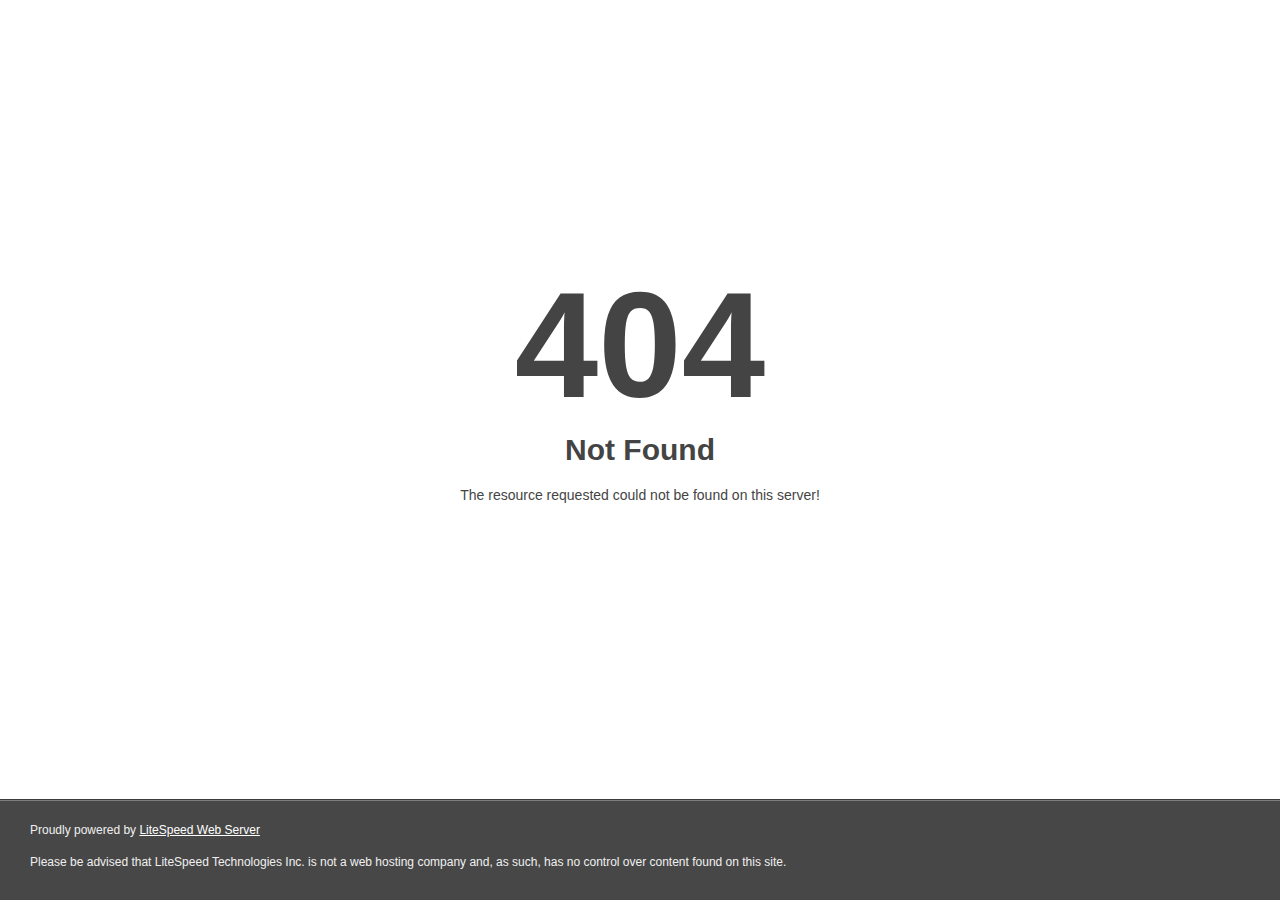
<file: geniusdevs.com/themeforest/icard/icard/assets/css/owl.video.play.html>
<!DOCTYPE html>
<html style="height:100%">
<head>
<meta name="viewport" content="width=device-width, initial-scale=1, shrink-to-fit=no" />
<title> 404 Not Found
</title></head>
<body style="color: #444; margin:0;font: normal 14px/20px Arial, Helvetica, sans-serif; height:100%; background-color: #fff;">
<div style="height:auto; min-height:100%; ">     <div style="text-align: center; width:800px; margin-left: -400px; position:absolute; top: 30%; left:50%;">
        <h1 style="margin:0; font-size:150px; line-height:150px; font-weight:bold;">404</h1>
<h2 style="margin-top:20px;font-size: 30px;">Not Found
</h2>
<p>The resource requested could not be found on this server!</p>
</div></div><div style="color:#f0f0f0; font-size:12px;margin:auto;padding:0px 30px 0px 30px;position:relative;clear:both;height:100px;margin-top:-101px;background-color:#474747;border-top: 1px solid rgba(0,0,0,0.15);box-shadow: 0 1px 0 rgba(255, 255, 255, 0.3) inset;">
<br>Proudly powered by  <a style="color:#fff;" href="http://www.litespeedtech.com/error-page">LiteSpeed Web Server</a><p>Please be advised that LiteSpeed Technologies Inc. is not a web hosting company and, as such, has no control over content found on this site.</p></div></body></html>
</file>
<file: geniusdevs.com/themeforest/icard/icard/assets/css/style.css>
/*============================================
Template Name:  Icard - Personal Portfolio
Author: GeniusDevs.
Version: 1.0


===========================
Table of Css Content 
===========================*/
/* Typography */
/* Normalize  */
/* Global style */
/* Main Menu Area Start */
/* Hero Area Start */
/* About Area Start */
/* Skill Area Start */
/* Blog Area Start */
/* Blog details Area Start */
/* Portfolio Start */
/* Portfolio Detagils Area Start */
/* CONTACT INFO AREA Start */
/* SECTION TITLE Start */

/* 
=========================

=============================
 */
/* Typography */
@import url("https://fonts.googleapis.com/css2?family=Josefin+Sans:wght@400;500;600;700&amp;family=Open+Sans:ital,wght@0,400;0,600;1,700&amp;display=swap");

/* Normalize  */
html {
  font-family: 'Open Sans', sans-serif;
  -webkit-text-size-adjust: 100%;
  -ms-text-size-adjust: 100%;
  overflow-x: hidden;
}

body {
  font-family: "Open Sans", sans-serif;
  font-size: 16px;
  margin: 0;
  color: #71768e;
  overflow-x: hidden;
  background-color: #171C32;
}

body.modal-open {
  padding-right: 0px !important;
}

h1 {
  font-size: 60px;
  line-height: 1.0833333333333333;
  text-transform: uppercase;
}

h2 {
  font-size: 52px;
  line-height: 1.4444444444444444;
  text-transform: uppercase;
}

h3 {
  font-size: 26px;
  line-height: 1.0833333333333333;
  text-transform: uppercase;
}

h4 {
  font-size: 22px;
  line-height: 1.2380952380952381;
  text-transform: uppercase;
}

h1,
h2,
h3,
h4,
h5,
h6 {
  color: #ffffff;
  font-family: 'Josefin Sans', sans-serif;
  text-transform: uppercase;
}

p {
  font-size: 16px;
  color: #fff;
  line-height: 1.625;
  -webkit-hyphens: auto;
  -moz-hyphens: auto;
  -ms-hyphens: auto;
  hyphens: auto;
}

a {
  color: #131333;
  text-decoration: none;
}

a,
a:hover,
a:focus,
a:active {
  text-decoration: none;
  outline: none;
}

a i {
  padding: 0 2px;
}

img {
  max-width: 100%;
}

ul {
  padding: 0;
  margin: 0;
}

ul li {
  list-style: none;
}

.mix {
  display: none;
}

.section-bg {
  background-color: #171C32;
}
.white-popup {
  position: relative;
  background: #FFF;
  padding: 25px;
  width:auto;
  max-width: 400px;
  margin: 0 auto; 
}

/* 

====== Zoom effect ======

*/
.mfp-zoom-in {
  /* start state */
  /* animate in */
  /* animate out */
}
.mfp-zoom-in .mfp-with-anim {
  opacity: 0;
  transition: all 0.2s ease-in-out;
  transform: scale(0.8);
}
.mfp-zoom-in.mfp-bg {
  opacity: 0;
  transition: all 0.3s ease-out;
}
.mfp-zoom-in.mfp-ready .mfp-with-anim {
  opacity: 1;
  transform: scale(1);
}
.mfp-zoom-in.mfp-ready.mfp-bg {
  opacity: 0.8;
}
.mfp-zoom-in.mfp-removing .mfp-with-anim {
  transform: scale(0.8);
  opacity: 0;
}
.mfp-zoom-in.mfp-removing.mfp-bg {
  opacity: 0;
}
====== Zoom-out effect ======

*/
.mfp-zoom-out {
  /* start state */
  /* animate in */
  /* animate out */
}
.mfp-zoom-out .mfp-with-anim {
  opacity: 0;
  transition: all 0.3s ease-in-out;
  transform: scale(1.3);
}
.mfp-zoom-out.mfp-bg {
  opacity: 0;
  transition: all 0.3s ease-out;
}
.mfp-zoom-out.mfp-ready .mfp-with-anim {
  opacity: 1;
  transform: scale(1);
}
.mfp-zoom-out.mfp-ready.mfp-bg {
  opacity: 0.8;
}
.mfp-zoom-out.mfp-removing .mfp-with-anim {
  transform: scale(1.3);
  opacity: 0;
}
.mfp-zoom-out.mfp-removing.mfp-bg {
  opacity: 0;
}

/* 

====== "Hinge" close effect ======

*/
@keyframes hinge {
  0% {
    transform: rotate(0);
    transform-origin: top left;
    animation-timing-function: ease-in-out;
  }
  20%, 60% {
    transform: rotate(80deg);
    transform-origin: top left;
    animation-timing-function: ease-in-out;
  }
  40% {
    transform: rotate(60deg);
    transform-origin: top left;
    animation-timing-function: ease-in-out;
  }
  80% {
    transform: rotate(60deg) translateY(0);
    opacity: 1;
    transform-origin: top left;
    animation-timing-function: ease-in-out;
  }
  100% {
    transform: translateY(700px);
    opacity: 0;
  }
}
.hinge {
  animation-duration: 1s;
  animation-name: hinge;
}

.mfp-with-fade .mfp-content, .mfp-with-fade.mfp-bg {
  opacity: 0;
  transition: opacity .5s ease-out;
}
.mfp-with-fade.mfp-ready .mfp-content {
  opacity: 1;
}
.mfp-with-fade.mfp-ready.mfp-bg {
  opacity: 0.8;
}
.mfp-with-fade.mfp-removing.mfp-bg {
  opacity: 0;
}

/*input and button type focus outline disable*/
input[type="text"]:focus,
input[type="email"]:focus,
input[type="url"]:focus,
input[type="password"]:focus,
input[type="search"]:focus,
input[type="tel"]:focus,
input[type="number"]:focus,
textarea:focus,
input[type="button"]:focus,
input[type="reset"]:focus,
input[type="submit"]:focus,
select:focus {
  outline: none;
  -webkit-box-shadow: none;
  box-shadow: none;
}

/**
 * 5.0 - Alignments
 */
.alignleft {
  float: left;
}

.alignright {
  float: right;
}

.aligncenter {
  clear: both;
  display: block;
  margin: 0 auto 1.75em;
}

@-webkit-keyframes pulse-border {
  0% {
    -webkit-transform: translateX(-50%) translateY(-50%) translateZ(0) scale(1);
    transform: translateX(-50%) translateY(-50%) translateZ(0) scale(1);
    opacity: 1;
  }

  100% {
    -webkit-transform: translateX(-50%) translateY(-50%) translateZ(0) scale(1.3);
    transform: translateX(-50%) translateY(-50%) translateZ(0) scale(1.3);
    opacity: 0;
  }
}

@-moz-keyframes pulse-border {
  0% {
    transform: translateX(-50%) translateY(-50%) translateZ(0) scale(1);
    opacity: 1;
  }

  100% {
    transform: translateX(-50%) translateY(-50%) translateZ(0) scale(1.3);
    opacity: 0;
  }
}

@-o-keyframes pulse-border {
  0% {
    transform: translateX(-50%) translateY(-50%) translateZ(0) scale(1);
    opacity: 1;
  }

  100% {
    transform: translateX(-50%) translateY(-50%) translateZ(0) scale(1.3);
    opacity: 0;
  }
}

@keyframes pulse-border {
  0% {
    -webkit-transform: translateX(-50%) translateY(-50%) translateZ(0) scale(1);
    transform: translateX(-50%) translateY(-50%) translateZ(0) scale(1);
    opacity: 1;
  }

  100% {
    -webkit-transform: translateX(-50%) translateY(-50%) translateZ(0) scale(1.3);
    transform: translateX(-50%) translateY(-50%) translateZ(0) scale(1.3);
    opacity: 0;
  }
}

@-webkit-keyframes h-p-a {
  0% {
    bottom: 30px;
  }

  50% {
    bottom: 60px;
  }

  100% {
    margin-top: 30px;
  }
}

@-moz-keyframes h-p-a {
  0% {
    bottom: 30px;
  }

  50% {
    bottom: 60px;
  }

  100% {
    margin-top: 30px;
  }
}

@-o-keyframes h-p-a {
  0% {
    bottom: 30px;
  }

  50% {
    bottom: 60px;
  }

  100% {
    margin-top: 30px;
  }
}

@keyframes h-p-a {
  0% {
    bottom: 30px;
  }

  50% {
    bottom: 60px;
  }

  100% {
    margin-top: 30px;
  }
}

.section-padding {
  padding-top: 95px;
}

#main {
  position: absolute;
  width: 100%;
  overflow: hidden;
  height: 100%;
}

#main section {
  position: absolute;
  top: 0;
  left: 0;
  width: 100%;
  height: 100%;
  overflow-x: hidden;
  overflow-y: auto;
  -webkit-transform: translate3d(100%, 0, 0);
  transform: translate3d(100%, 0, 0);
  z-index: 0;
  opacity: 0;
  -webkit-transition: opacity 0s ease .6s, -webkit-transform .6s ease .6s;
  transition: opacity 0s ease .6s, -webkit-transform .6s ease .6s;
  -o-transition: transform .6s ease .6s, opacity 0s ease .6s;
  transition: transform .6s ease .6s, opacity 0s ease .6s;
  transition: transform .6s ease .6s, opacity 0s ease .6s, -webkit-transform .6s ease .6s;
}

#main section.active {
  -webkit-transform: translate3d(0, 0, 0);
  transform: translate3d(0, 0, 0);
  z-index: 1;
  opacity: 1;
  -webkit-transition: -webkit-transform .6s ease;
  transition: -webkit-transform .6s ease;
  -o-transition: transform .6s ease;
  transition: transform .6s ease;
  transition: transform .6s ease, -webkit-transform .6s ease;
  transition: transform .6s ease, -webkit-transform .6s ease;
}

/* Global style */
.mybtn {
  padding: 8px 30px;
  border-radius: 4px;
  display: inline-block;
  border: 1px solid transparent;
  position: relative;
  z-index: 3;
  -webkit-box-shadow: 0 1px 3px rgba(0, 0, 0, 0.12), 0 1px 2px rgba(0, 0, 0, 0.24);
  box-shadow: 0 1px 3px rgba(0, 0, 0, 0.12), 0 1px 2px rgba(0, 0, 0, 0.24);
  -webkit-transition: all .4s;
  -o-transition: all .4s;
  transition: all .4s;
  cursor: pointer;
  outline: none !important;
  overflow: hidden;
}

.mybtn span {
  text-transform: uppercase;
  position: relative;
  z-index: 6;
  -webkit-transition-delay: 0s;
  -o-transition-delay: 0s;
  transition-delay: 0s;
}

.mybtn span i {
  margin-right: 6px;
}

.mybtn:before,
.mybtn:after {
  content: '';
  width: 0;
  height: 100%;
  background: #252C48;
  position: absolute;
  left: 0;
  top: 0;
  -webkit-transition: width 0.4s;
  -o-transition: width 0.4s;
  transition: width 0.4s;
  z-index: 1;
  opacity: .4;
}

.mybtn:after {
  -webkit-transition-delay: 0s;
  -o-transition-delay: 0s;
  transition-delay: 0s;
  background: #252C48;
  opacity: 1;
}

.mybtn:hover:before,
.mybtn:hover:after {
  width: 100%;
}

.mybtn:hover:after {
  -webkit-transition-delay: .2s;
  -o-transition-delay: .2s;
  transition-delay: .2s;
}

.mybtn:hover span {
  -webkit-transition-delay: .2s;
  -o-transition-delay: .2s;
  transition-delay: .2s;
}

.mybtn-bg {
  background: #4c84ff;
  ;
  border-color: #4c84ff;
  ;
  color: #fff;
}

.mybtn-bg:hover span {
  color: #fff;
}

.mybtn-light {
  background: #fff;
}

.mybtn-light:before,
.mybtn-light:after {
  background: #252C48;
}

.mybtn-light:hover span {
  color: #fff !important;
}

.mybtn-light span {
  color: #4c84ff;
  ;
}

.mybtn-bord {
  background: transparent;
  border: 1px solid #4c84ff;
  ;
}

.mybtn-bord:before,
.mybtn-bord:after {
  background: #4c84ff;
  ;
}

.mybtn-bord:hover {
  border-color: #4c84ff;
  ;
}

.mybtn-bord:hover span {
  color: #fff;
}


/* Button CSS Area End */
#nav-icon3 {
  width: 100%;
  height: 100%;
  padding: 0px 10px;
  position: relative;
  top: 0px;
  left: 0px;
  -webkit-transition: .5s ease-in-out;
  -moz-transition: .5s ease-in-out;
  -o-transition: .5s ease-in-out;
  transition: .5s ease-in-out;
  cursor: pointer;
}

#nav-icon3 span {
  display: block;
  height: 2px;
  width: 35%;
  left: 18px;
  position: absolute;
  background: #fff;
  border-radius: 9px;
  opacity: 1;
  -webkit-transform: rotate(0deg);
  -moz-transform: rotate(0deg);
  -o-transform: rotate(0deg);
  transform: rotate(0deg);
  -webkit-transition: .25s ease-in-out;
  -moz-transition: .25s ease-in-out;
  -o-transition: .25s ease-in-out;
  transition: .25s ease-in-out;
}


/* Icon 3 */

#nav-icon3 span:nth-child(1) {
  top: 21px;
}

#nav-icon3 span:nth-child(2),
#nav-icon3 span:nth-child(3) {
  top: 27px;
}

#nav-icon3 span:nth-child(4) {
  top: 33px;
}

#nav-icon3.open span:nth-child(1) {
  top: 27px;
  width: 0%;
  left: 50%;
}

#nav-icon3.open span:nth-child(2) {
  -webkit-transform: rotate(45deg);
  -moz-transform: rotate(45deg);
  -o-transform: rotate(45deg);
  transform: rotate(45deg);
}

#nav-icon3.open span:nth-child(3) {
  -webkit-transform: rotate(-45deg);
  -moz-transform: rotate(-45deg);
  -o-transform: rotate(-45deg);
  transform: rotate(-45deg);
}

#nav-icon3.open span:nth-child(4) {
  top: 27px;
  width: 0%;
  left: 50%;
}


.table-striped tbody tr:nth-of-type(odd) {
  background: #F7F8FC !important;
}

.bg-color1 {
  background: #F7F8FC;
}

.section-heading {
  text-align: center;
  margin-bottom: 31px;
}

.section-heading.text-white .title {
  color: #fff;
}

.section-heading.text-white .text {
  color: #fff;
}

.section-heading .s-h-title {
  font-size: 45px;
  line-height: 55px;
  font-weight: 700;
  color: #fff;
  margin-bottom: 12px;
}

.section-heading .s-h-title span {
  color: #4c84ff;
}

.section-heading .text {
  font-size: 16px;
  line-height: 26px;
}

.input-field {
  width: 100%;
  height: 50px;
  padding: 0 20px;
  font-size: 14px;
  border-radius: 5px;
  margin-bottom: 20px;
  border: 1px solid rgba(0, 0, 0, 0.1);
}

.input-field.textarea {
  min-height: 137px;
  padding: 15px 20px;
  resize: none;
  border-radius: 5px;
}

.input-field.error {
  border: 1px solid #4c84ff;
}

.input-field.error::-webkit-input-placeholder {
  color: #4c84ff;
}

.input-field.error:-moz-placeholder {
  color: #4c84ff;
}

.input-field.error::-moz-placeholder {
  color: #4c84ff;
}

.input-field.error:-ms-input-placeholder {
  color: #4c84ff;
}

.input-field.error:focus {
  border-color: #4c84ff;
}

.navbar-light .navbar-toggler-icon {
  background-image: url("data:image/svg+xml;charset=utf8,%3Csvg viewBox='0 0 32 32' xmlns='http://www.w3.org/2000/svg'%3E%3Cpath stroke='rgba(255, 255, 255, 1)' stroke-width='2' stroke-linecap='round' stroke-miterlimit='10' d='M4 8h24M4 16h24M4 24h24'/%3E%3C/svg%3E");
}

.navbar-toggler {
  border: none !important;
  margin: 0px;
  padding: 0px;
}

.navbar-toggler:focus {
  outline: 0px;
}

.preloader {
  position: fixed;
  top: 0;
  left: 0;
  width: 100%;
  height: 100%;
  background-color: #252c48;
  z-index: 9999999;
  -webkit-transition: all 0.3s ease-in;
  -o-transition: all 0.3s ease-in;
  transition: all 0.3s ease-in;
  display: -webkit-box;
  display: -ms-flexbox;
  display: flex;
  -webkit-box-orient: vertical;
  -webkit-box-direction: normal;
  -ms-flex-direction: column;
  flex-direction: column;
  -webkit-box-align: center;
  -ms-flex-align: center;
  align-items: center;
  -webkit-box-pack: center;
  -ms-flex-pack: center;
  justify-content: center;
}

.preloader.hide {
  opacity: 0;
  display: none;
}

.loader {
  position: relative;
  width: 60px;
  height: 60px;
  border-radius: 50%;
  margin: 75px;
  display: inline-block;
  vertical-align: middle;
}

.loader-1 .loader-outter {
  position: absolute;
  border: 4px solid #4c84ff;
  border-left-color: transparent;
  border-bottom: 0;
  width: 100%;
  height: 100%;
  border-radius: 50%;
  -webkit-animation: loader-1-outter 1s cubic-bezier(0.42, 0.61, 0.58, 0.41) infinite;
  animation: loader-1-outter 1s cubic-bezier(0.42, 0.61, 0.58, 0.41) infinite;
}

.loader-1 .loader-inner {
  position: absolute;
  border: 4px solid #4c84ff;
  border-radius: 50%;
  width: 40px;
  height: 40px;
  left: calc(50% - 20px);
  top: calc(50% - 20px);
  border-right: 0;
  border-top-color: transparent;
  -webkit-animation: loader-1-inner 1s cubic-bezier(0.42, 0.61, 0.58, 0.41) infinite;
  animation: loader-1-inner 1s cubic-bezier(0.42, 0.61, 0.58, 0.41) infinite;
}

@-webkit-keyframes loader-1-outter {
  0% {
    -webkit-transform: rotate(0deg);
    transform: rotate(0deg);
  }

  100% {
    -webkit-transform: rotate(360deg);
    transform: rotate(360deg);
  }
}

@keyframes loader-1-outter {
  0% {
    -webkit-transform: rotate(0deg);
    transform: rotate(0deg);
  }

  100% {
    -webkit-transform: rotate(360deg);
    transform: rotate(360deg);
  }
}

@-webkit-keyframes loader-1-inner {
  0% {
    -webkit-transform: rotate(0deg);
    transform: rotate(0deg);
  }

  100% {
    -webkit-transform: rotate(-360deg);
    transform: rotate(-360deg);
  }
}

@keyframes loader-1-inner {
  0% {
    -webkit-transform: rotate(0deg);
    transform: rotate(0deg);
  }

  100% {
    -webkit-transform: rotate(-360deg);
    transform: rotate(-360deg);
  }
}
.bottomtotop i {
  width: 50px;
  height: 50px;
  line-height: 50px;
  position: fixed;
  font-size: 14px;
  text-align: center;
  border-radius: 50%;
  color: #fff;
  cursor: pointer;
  -webkit-transform: rotate(-90deg);
  -ms-transform: rotate(-90deg);
  transform: rotate(-90deg);
  bottom: 15px;
  right: 15px;
  -webkit-box-shadow: 0px 0px 21px 0px rgba(0, 0, 0, 0.2);
  box-shadow: 0px 0px 21px 0px rgba(0, 0, 0, 0.2);
  z-index: 999;
  background: -webkit-linear-gradient(to bottom, #4A00E0, #8E2DE2);
  /* Chrome 10-25, Safari 5.1-6 */
  background: -webkit-moz-gradient(to bottom, #4A00E0, #8E2DE2);
  /* Chrome 10-25, Safari 5.1-6 */
  background: -webkit-gradient(linear, left top, left bottom, from(#4A00E0), to(#8E2DE2));
  background: -webkit-linear-gradient(top, #4A00E0, #8E2DE2);
  background: -o-linear-gradient(top, #4A00E0, #8E2DE2);
  background: linear-gradient(to bottom, #4A00E0, #8E2DE2);
  /* W3C, IE 10+/ Edge, Firefox 16+, Chrome 26+, Opera 12+, Safari 7+ */
}

.video-play-btn {
  display: inline-block;
  width: 100px;
  height: 100px;
  line-height: 100px;
  text-align: center;
  font-size: 28px;
  background: #fff;
  border-radius: 50%;
  position: relative;
  z-index: 1;
  color: #fff;
}

.video-play-btn:before {
  content: "";
  position: absolute;
  z-index: 0;
  left: 50%;
  top: 50%;
  -webkit-transform: translate(-50%, -50%);
  -ms-transform: translate(-50%, -50%);
  transform: translate(-50%, -50%);
  display: block;
  width: 120px;
  height: 120px;
  background: #fff;
  border-radius: 50%;
  -webkit-animation: pulse-border 1600ms ease-out infinite;
  animation: pulse-border 1600ms ease-out infinite;
  z-index: -1;
}

.video-play-btn i {
  background: -webkit-linear-gradient(to bottom, #4A00E0, #8E2DE2);
  /* Chrome 10-25, Safari 5.1-6 */
  background: -webkit-moz-gradient(to bottom, #4A00E0, #8E2DE2);
  /* Chrome 10-25, Safari 5.1-6 */
  background: -webkit-gradient(linear, left top, left bottom, from(#4A00E0), to(#8E2DE2));
  background: -webkit-linear-gradient(top, #4A00E0, #8E2DE2);
  background: -o-linear-gradient(top, #4A00E0, #8E2DE2);
  background: linear-gradient(to bottom, #4A00E0, #8E2DE2);
  /* W3C, IE 10+/ Edge, Firefox 16+, Chrome 26+, Opera 12+, Safari 7+ */
  -webkit-background-clip: text;
  -webkit-text-fill-color: transparent;
}
.modal .modal-content{
  background: #252c48;
}
.modal-header {
  padding: 16px 20px 8px;
  border-bottom: 1px solid rgba(255, 255, 255, 0.1);
}
.modal-body{
  padding: 20px;
}
/* Main Menu Area Start */
.mainmenu-area {
  position: fixed;
  top: 30px;
  right: 30px;
  z-index: 999;
  display: -webkit-box;
  display: -ms-flexbox;
  display: flex;
  border-radius: 50px 50px 50px 50px;
  padding: 0px 75px 0px 12px;
  background: #252c48;
  
  height: 55px;
  box-shadow: 0px 0px 2px 1px #4c84ff;
  visibility: hidden;
  opacity: 1;
}


.mainmenu-area.show
 {
  visibility: visible;
  opacity: 1;
  -webkit-transition: visibility 0s linear 0s, opacity 300ms;
  -moz-transition: visibility 0s linear 0s, opacity 300ms;
  -o-transition: visibility 0s linear 0s, opacity 300ms;
  -ms-transition: visibility 0s linear 0s, opacity 300ms;
  transition: visibility 0s linear 0s, opacity 300ms;
}

.mainmenu-area .my-navbar .navbar-links {
  display: block;
  text-align: right;

  height: 100%;
}

.mainmenu-area .my-navbar .navbar-links .mynav-item {
  display: inline-block;

  height: 100%;
}

.mainmenu-area .my-navbar .navbar-links .mynav-item.active a {
  color: #4c84ff;
}

.mainmenu-area .my-navbar .navbar-links .mynav-item .mynav-link {
  color: #fff;
  padding: 0px 10px;
  display: block;
  height: 100%;
  font-size: 16px;
  font-weight: 600;
  line-height: 26px;
  text-transform: uppercase;
  display: flex;
  align-self: center;
  align-items: center;
}

.mainmenu-area .my-navbar .navbar-links .mynav-item:last-child .mynav-link {
  padding-right: 0px;
  margin-right: 0px;
}

.toggle-icon {
  width: 55px;
  height: 55px;
  text-align: center;
  margin-right: 0px;
  text-align: center;
  border-radius: 50%;
  cursor: pointer;
  background: #252c48;
  position: fixed;
  right: 30px;
  top: 30px;
  z-index: 1000;
  box-shadow: 0px 0px 1px 1px #4c84ff;
}



/* Main Menu Area End */


/* Hero Area Start */
.h-100vh {
  height: 100vh;
}

.home .main-profile-image {
  background: #252C48;
  padding: 30px;
  border-radius: 10px;
  position: relative;
  overflow: hidden;
}

.home .main-profile-image::before {
  position: absolute;
  content: '';
  width: 100%;
  height: 200%;
  top: -100px;
  left: -100px;
  background: #4c84ff;
  transform: rotate(-30deg);

}

.home .main-profile-image img {
  border-radius: 10px;
  position: relative;
  z-index: 1;
}


.text-white {
  color: #fff;
}

.home {
  position: relative;
  height: 100vh;
  overflow: hidden;
}

.slider {
  position: absolute;
  z-index: 0;
}



.home-table-center {
  display: table-cell;
  vertical-align: middle;
}

.home-table {
  display: table;
  width: 100%;
  height: 100%;
}

.home .greeting {
  background: #4c84ff;
  color: #fff;
  font-size: 16px;
  font-weight: 600;
  padding: 3px 10px;
  position: relative;
  line-height: 26px;
}

.home .greeting::after {
  position: absolute;
  content: '';
  bottom: -10px;
  left: 5px;
  width: 0;
  height: 0;
  border-top: 0px solid transparent;
  border-left: 10px solid #4c84ff;
  border-bottom: 10px solid transparent;
}

.home .hr {
  width: 100%;
  height: 1px;
  background: #555;
  display: block;
  margin: 22px 0px 17px;
  position: relative;
}

.home .hr::before {

  position: absolute;
  content: "";
  width: 0px;
  height: 0px;
  top: 0;
  left: 0%;
  z-index: 9;
  top: 50%;
  transform: translateY(-50%);
  box-shadow: 0px 0px 7px 5px #4c84ff;
  animation: lineanimation 9s linear infinite;
}

@keyframes lineanimation {
  from {
    left: 0%;
  }

  to {
    left: 100%;
  }
}


.home .short-info {
  color: #fff;
  margin-top: 16px;
  margin-bottom: 0px;
}

.home .name {
  font-size: 40px;
  font-weight: 700;
  color: #fff;
  margin-top: 20px;
  margin-bottom: 0px;
  /* text-shadow: 3px -3px 10px rgba(0, 0, 0, 0.3); */
}

.home .name span {
  color: #4c84ff;
}

.header_title {
  font-size: 21px;
  line-height: 31px;
  font-weight: 600;
  color: #fff;
}

#typed {
  font-size: 21px;
  line-height: 31px;
  font-weight: 600;
  color: #fff;
}

.header_title span {
  font-weight: 500;
}

.social_home li a {
  font-size: 18px;
  color: #ffffff;
  display: inline-block;
  width: 30px;
  text-align: center;
}

.home .ag_title {
  font-size: 40px;
  line-height: 40px;
  font-weight: 600;
  color: #fff;
  margin-bottom: 25px;
}

.home .ag_subtitle {
  font-size: 16px;
  line-height: 26px;
  font-weight: 400;
  color: #fff;
}
.home .h-100vh{
  padding: 100px 0px 100px;
}
.scroll_down {
  position: absolute;
  bottom: 5vh;
  width: 100%;
  text-align: center;
  color: #fff;
  font-size: 13px;
  z-index: 8;
}

.scroll_down i {
  position: relative;
  -webkit-animation: bounce 2s infinite;
  animation: bounce 2s infinite;
  height: 50px;
  width: 30px;
  line-height: 50px;
  border-radius: 30px;
  border: 2px solid #ffffff;
  display: inline-block;
  color: #fff;
  font-size: 18px;
}

.scroll_down i:after {
  content: "";
  position: absolute;
  top: 0;
  left: 0;
  width: 100%;
  height: 100%;
  border-radius: 50%;
  z-index: -1;
  -webkit-transition: all .2s;
  -o-transition: all .2s;
  transition: all .2s;
}

.social_home {
  margin-top: 20px;
}

.social_home.list-unstyled li {
  display: inline-block;
}

.envatoPrime_btn:focus {
  color: #fff;
}

.home .mybtn {
  margin-top: 27px;
  display: inline-block;
}

/* Hero Area End */



/* About Area Start */
.about-area {
  padding-bottom: 70px;
}

.about-box {
  background: #252c48;
  padding: 33px 30px 34px;
  margin-bottom: 30px;
  border-radius: 10px;
}

.about-content .about-heading {
  font-size: 30px;
  line-height: 40px;
  font-weight: 500;
  margin-bottom: 10px;
}

.about-area .about-content .info-list {
  margin-left: 0px;
  padding-left: 0px;
  display: flex;
  flex-wrap: wrap;
  margin-bottom: 7px;
}

.about-area .about-content .info-list li {
  list-style: none;
  flex: 50%;
  width: 50%;
  padding-left: 10px;
  padding-right: 10px;
  margin-bottom: 15px;
}

.about-area .about-content .info-list li .title {
  font-weight: 500;
  color: #94A2C7;
  margin-right: 5px;
}

.about-area .about-content .info-list li .value {
  color: #ffffff;
}

.about-area .about-content .info-list li .value a {
  color: #555;
}

.about-area .mybtn {
  margin-top: 6px;
}

/* .my-acivment-list{
  display: flex;
  flex-wrap: wrap;
} */

.my-acivment-list .single-acivment.one,
.my-acivment-list .single-acivment.two {
  margin-bottom: 30px;
}

.my-acivment-list .single-acivment .top-area {
  display: flex;
  margin-bottom: 12px;
}

.my-acivment-list .single-acivment .top-area .icon {
  background-color: rgba(66, 133, 244, 0.1);
  display: inline-block;
  width: 60px;
  height: 60px;
  text-align: center;
  line-height: 60px;
  color: #4285F4;
  font-size: 26px;
  border-radius: 10px;
}

.my-acivment-list .single-acivment .top-area .number {
  flex: 1;
  padding-left: 30px;
  font-size: 40px;
  line-height: 50px;
  font-weight: 600;
  color: #fff;
  align-self: center;
  margin-bottom: 0px;
  font-family: 'Josefin Sans', sans-serif;
}

.my-acivment-list .single-acivment .top-area .number .plus {
  font-size: 24px;
  font-weight: 600;
  color: #fff;
  margin-left: 5px;
  position: relative;
  top: -15px;
}

.my-acivment-list .single-acivment .content .title {
  font-size: 16px;
  line-height: 26px;
  text-transform: uppercase;
  color: #fff;
  font-weight: 600;
}




.social-link {
  display: block;
  margin-top: 30px;
}

.social-link ul {
  padding-left: 0px;
  margin-left: 0px;
}

.social-link ul li {
  display: inline-block;
}

.social-link ul li a {
  width: 45px;
  height: 45px;
  text-align: center;
  font-size: 16px;
  border-radius: 3%;
  line-height: 45px;
  margin: 0px 5px;
  display: block;
  border-radius: 4px;
  background: rgba(66, 133, 244, 0.1);
  color: #4285F4;
  -webkit-transition: all 0.3s linear;
  -moz-transition: all 0.3s linear;
  -o-transition: all 0.3s linear;
  transition: all 0.3s linear;
}

.social-link ul li a:hover {
  color: #fff !important;
  background: #4285F4;
  box-shadow: 0 10px 20px rgba(0, 0, 0, 0.10), 0 6px 6px rgba(0, 0, 0, 0.10);
}
.w-i-d{
  padding-top: 63px;
}
.single-service {
    display: block;
    text-align: center;
    margin-bottom: 30px;
    background: #252c48;
    border-radius: 10px;
    position: relative;
    padding: 30px 30px 30px;
    -webkit-transition: all 0.3s linear;
    -moz-transition: all 0.3s linear;
    -o-transition: all 0.3s linear;
    transition: all 0.3s linear;
 
}


.single-service img {
    width: 65px;
    margin-bottom: 26px;
}

.single-service .title {
    font-size: 20px;
    line-height: 30px;
    margin-bottom: 17px;
    font-weight: 500;
}

.single-service p {
    margin-bottom: 0px;
    color: #fff;
}

.single-review {
  background: #252c48;
  padding: 30px 30px 30px;
  margin-bottom: 30px;
  border-radius: 10px;
  -webkit-transition: all 0.3s linear;
  -moz-transition: all 0.3s linear;
  -o-transition: all 0.3s linear;
  transition: all 0.3s linear;

}

.single-review .stars {
  margin-bottom: 8px;
  display: block;
}

.single-review .stars i {
  font-size: 14px;
  color: #ffcc00;
}

.single-review .content p {
  margin-bottom: 0px;
}

.single-review .reviewr {
  display: -webkit-box;
  display: -ms-flexbox;
  display: flex;
  margin-bottom: 13px;
}

.single-review .reviewr .img img {
  width: 70px;
  height: 70px;
  border-radius: 50%;
  margin-right: 20px;
}

.testimonial .single-review {
  position: relative;
}

.single-review .reviewr .content {
  -ms-flex-item-align: center;
  -ms-grid-row-align: center;
  align-self: center;
}

.single-review .reviewr .content .name {
  font-size: 18px;
  line-height: 28px;
  font-weight: 500;
  margin-bottom: 0px;
}

.single-review .reviewr .content p {
  font-size: 14px;
  line-height: 24px;
  margin-bottom: 0px;
}






/* About Area End */
/* Skill Area Start */
.skill-area .skill-list .single-skill .label {
  display: -webkit-box;
  display: -ms-flexbox;
  display: flex;
  -webkit-box-pack: justify;
  -ms-flex-pack: justify;
  justify-content: space-between;
  margin-top: -6px;
  margin-bottom: 4px;
}

.skill-box {
  background: #252c48;
  padding: 35px 30px 9px;
  margin-bottom: 30px;
  border-radius: 10px;
}

.edu-box {
  padding: 35px 30px 40px;
  margin-bottom: 30px;
  background: #252c48;
  border-radius: 10px;
}

.skill-area .title {
  border-bottom: 1px solid rgba(0, 0, 0, 0.15);
  padding-bottom: 5px;
  font-size: 21px;
  position: relative;
  margin-bottom: 25px;
}

.skill-area .title:before {
  position: absolute;
  content: "";
  width: 110px;
  height: 2px;
  background: #4c84ff;
  bottom: -1px;
}

.skill-area .skill-list .single-skill .label span {
  font-weight: 600;
  font-size: 16px;
  line-height: 26px;
  font-family: 'Josefin Sans', sans-serif;
  color: #fff;
  text-transform: uppercase;
}

.skill-area .skill-list .single-skill {
  margin-bottom: 21px;
}

.skill-area .skill-list .single-skill:last-child {
  margin-bottom: 0px;
}

.skill-area .skill-list .single-skill .progress {
  height: 15px;
  border-radius: 0px;
  background: #454d71 !important;
}

.progress-bar {
  background-color: #4c84ff;
}

.skill-area-circle .skill-list {
  display: -webkit-box;
  display: -ms-flexbox;
  display: flex;
  -ms-flex-wrap: wrap;
  flex-wrap: wrap;
}

.skill-area-circle .skill-list .single-skill {
  margin-bottom: 19px;
  display: inline-block;
  -webkit-box-flex: 50%;
  -ms-flex: 50%;
  flex: 50%;
  width: 50%;
  padding-left: 10px;
  padding-right: 10px;
  text-align: center;
}

.skill-area-line .skill-box {
  padding-bottom: 39px;
}

.skill-area .skill-list .single-list-ul {
  padding-left: 0px;
  margin-bottom: 18px;
}

.skill-area .skill-list .single-list-ul li {
  list-style: none;
}

.skill-area .skill-list .single-list-ul li p {
  position: relative;
  padding-left: 30px;
}

.skill-area .skill-list .single-list-ul li p::before {
  position: absolute;
  font-family: "Font Awesome 5 Free";
  content: "\f058";
  font-weight: 900;
  top: 1px;
  left: 0px;
  font-size: 18px;
}

.progress-circle {
  position: relative;
  height: 100px;
  width: 100px;
  display: inline-block;
}

.progress-circle div {
  position: absolute;
  height: 100px;
  width: 100px;
  border-radius: 50%;
}

.progress-circle div span {
  position: absolute;
  font-size: 18px;
  font-weight: 600;
  line-height: 85px;
  height: 80px;
  width: 80px;
  left: 10px;
  top: 10px;
  text-align: center;
  border-radius: 50%;
  background-color: #252c48;
  color: #fff;
  font-family: 'Josefin Sans', sans-serif;
}

.progress-circle .background {
  background: #454d71 !important;
}

.progress-circle .rotate {
  clip: rect(0 50px 100px 0);
  background-color: #4c84ff;
}

.progress-circle .right {
  background-color: #4c84ff;
}

.progress-circle .left {
  clip: rect(0 50px 100px 0);
  opacity: 1;
  background-color: #b3cef6;
}

.progress-circle .right {
  clip: rect(0 50px 100px 0);
  -webkit-transform: rotate(180deg);
  -ms-transform: rotate(180deg);
  transform: rotate(180deg);
  opacity: 0;
}

#eduandex .title {
  border-bottom: 1px solid #626a8a;
  padding-bottom: 13px;
  font-size: 21px;
  position: relative;
  margin-bottom: 30px;
}

#eduandex .title:before {
  position: absolute;
  content: "";
  width: 110px;
  height: 3px;
  background: #4c84ff;
  bottom: -2px;
}

#eduandex .education-list .single-education {
  border-left: 3px solid #626a8a;
  margin-bottom: 30px;
  padding-left: 20px;
  padding-top: 11px;
  padding-bottom: 7px;
  position: relative;
  -webkit-transition: all .3s;
  -o-transition: all .3s;
  transition: all .3s;
}

#eduandex .education-list .single-education:hover {
  border-left: 3px solid #4c84ff;
}

#eduandex .education-list .single-education::before {
  position: absolute;
  content: "";
  top: -1px;
  left: -9px;
  width: 15px;
  height: 15px;
  border-radius: 50%;
  background: #fff;
  border: 2px solid #4c84ff;
}

#eduandex .education-list .single-education::after {
  position: absolute;
  content: "";
  bottom: -1px;
  left: -9px;
  width: 15px;
  height: 15px;
  border-radius: 50%;
  background: #fff;
  border: 2px solid #4c84ff;
}

#eduandex .education-list .single-education:last-child {
  margin-bottom: 0px;
}

#eduandex .education-list .single-education .collage-name {
  font-size: 18px;
  font-weight: 600;
  margin-bottom: 4px;
}

#eduandex .education-list .single-education .degree {
  font-size: 15px;
  margin-bottom: 7px;
  color: #94a2c6;
  font-weight: 600;
}

#eduandex .education-list .single-education .year {
  margin-left: 20px;
  position: relative;
}

#eduandex .education-list .single-education .year::before {
  position: absolute;
  content: "|";
  left: -14px;
}

#eduandex .education-list .single-education .description p {
  margin-bottom: 0px;
}

/* Skill Area End */

/* ============================================
Blog Area Start
================================================ */

#blog {
  position: relative;
  padding-bottom: 70px;
}

#blog .section-title {
  margin-bottom: 30px;
}

#blog .reflection-text {
  margin: 10px 0px 2px;
}

#blog .s-top-p {
  padding-bottom: 46px;
}

.blogs .item {
  padding: 15px 15px;
}

.blogs .blog-box {
  background: #252C48;
  margin-bottom: 30px;
  border-radius: 10px;
  overflow: hidden;
  box-shadow: 0 1px 3px rgba(0, 0, 0, 0.12), 0 1px 2px rgba(0, 0, 0, 0.24);
  -webkit-transition: all 0.3s cubic-bezier(.25, .8, .25, 1);
  -moz-transition: all 0.3s cubic-bezier(.25, .8, .25, 1);
  -o-transition: all 0.3s cubic-bezier(.25, .8, .25, 1);
  transition: all 0.3s cubic-bezier(.25, .8, .25, 1);
}


.blogs .blog-box:hover {
  box-shadow: 0 10px 20px rgba(0, 0, 0, 0.10), 0 6px 6px rgba(0, 0, 0, 0.10);
}

.blogs .blog-box .blog-images {
  overflow: hidden;
}

.blogs .blog-box .blog-images img {
  -webkit-transition: 0.3s ease-in;
  -moz-transition: 0.3s ease-in;
  -o-transition: 0.3s ease-in;
  transition: 0.3s ease-in;
}

.blogs .blog-box:hover .blog-images img {
  -webkit-transform: scale(1.1);
  -moz-transform: scale(1.1);
  -o-transform: scale(1.1);
  -ms-transform: scale(1.1);
  transform: scale(1.1);
}

.blogs .blog-box .blog-details {
  padding: 43px 30px 28px;
  text-align: left;
  position: relative;
}
 .blog-details .feature-image img{
  border-radius: 10px;
}

.blogs .blog-box .blog-details .blog-title {
  font-size: 18px;
  line-height: 28px;
  color: #ffffff;
  margin-bottom: 14px;
  display: block;
  font-weight: 600;
  text-transform: uppercase;
  font-family: 'Josefin Sans', sans-serif;
  cursor: pointer;
  -webkit-transition: 0.3s ease-in;
  -moz-transition: 0.3s ease-in;
  -o-transition: 0.3s ease-in;
  transition: 0.3s ease-in;
}

.blogs .blog-box .blog-details .blog-title:hover {
  color: #4c84ff;
}

.blogs .blog-box .blog-details .text {
  font-size: 16px;
  line-height: 26px;
  margin-bottom: 0px;
}

.blogs .blog-box .blog-details .post-meta-one {
  margin-left: 0px;
  padding-left: 0px;
  margin-bottom: 14px;
  position: absolute;
  text-align: center;
  top: -20px;
  background: #252c48;
  box-shadow: 0 3px 6px rgba(0, 0, 0, 0.10), 0 3px 6px rgba(0, 0, 0, 0.10);
  width: 90%;
  left: 5%;
  height: 40px;
  line-height: 40px;
  border-radius: 3px;
}

.blogs .blog-box .blog-details .post-meta-one li {
  display: inline-block;
}

.blogs .blog-box .blog-details .post-meta-one li a {
  color: #555;
  font-size: 14px;
  margin-bottom: 0px;
  -webkit-transition: 0.3s ease-in;
  -moz-transition: 0.3s ease-in;
  -o-transition: 0.3s ease-in;
  transition: 0.3s ease-in;
}

.blogs .blog-box .blog-details .post-meta-one li a i {
  margin-right: 2px;
}

.blogs .blog-box .blog-details .post-meta-one li:first-child {
  margin-right: 10px;
}

.blogs .blog-box .blog-details .post-body {
  font-size: 16px;
  line-height: 26px;
  margin-bottom: 22px;
}

.blogs .blog-box .blog-details .postbtn {
  text-align: center;
  margin-top: 10px;
}

.blogs .blog-box .blog-details .postbtn i {
  font-size: 14px;
}

#blogmodal .modal-body{
  position: relative;
  padding-top: 30px;
}
#blogmodal .modal-body .close{
  position: absolute;
  top: 3px;
  right: 9px;
  color: #fff;
}
#blogmodal .modal-body .close:hover{
  cursor: pointer;
}

.readmore-btn {
  border-radius: 0px;
  background-color: #4c84ff;
  border: none;
  color: #FFFFFF;
  text-align: center;
  font-size: 16px;
  width: 100%;
  padding: 4px 0px;
  cursor: pointer;
  display: inline-block;
}

.readmore-btn span {
  cursor: pointer;
  display: inline-block;
  position: relative;
  -webkit-transition: 0.3s ease-in;
  -moz-transition: 0.3s ease-in;
  -o-transition: 0.3s ease-in;
  transition: 0.3s ease-in;
}

.readmore-btn span:after {
  position: absolute;
  opacity: 0;
  top: 0;
  right: 0px;
  font-size: 16px;
  font-family: "Font Awesome 5 Free";
  font-weight: 900;
  content: "\f101";
  -webkit-transition: 0.3s ease-in;
  -moz-transition: 0.3s ease-in;
  -o-transition: 0.3s ease-in;
  transition: 0.3s ease-in;
}

.readmore-btn:hover span {
  padding-right: 25px;
  color: #fff;
}

.readmore-btn:hover span:after {
  opacity: 1;
  right: 0;
}

.blog-details .blog-content .content {
  padding-top: 25px;
  color: #fff;
}
  .blog-details .blog-content .content .title {
    font-size: 20px;
    line-height: 30px;
    font-weight: 600;
    color: #fff;
   }
  .blog-details .blog-content .content .post-meta {
    padding-left: 0px;
    margin-bottom: 20px;
    margin-top: 15px; }
    .blog-details .blog-content .content .post-meta li {
      list-style: none;
      display: inline-block; }
      .blog-details .blog-content .content .post-meta li a {
        font-size: 14px;
        margin-right: 10px;
        color: #94A2C7;
        -webkit-transition: all 0.3s ease-in;
        -o-transition: all 0.3s ease-in;
        transition: all 0.3s ease-in; }
        .blog-details .blog-content .content .post-meta li a:hover {
          color: #4c84ff; }
  .blog-details .blog-content .content p {
    font-size: 16px; 
    line-height: 26px;
  }
  .blog-details .blog-content .content .heading {
    font-size: 18px;
    font-weight: 600;
    margin: 8px 0px 20px;
    display: inline-block; }
  .blog-details .blog-content .content .img {
    margin: 30px 0px 30px;
    display: block; }
  .blog-details .blog-content .content blockquote {
    margin-top: 25px;
    margin-bottom: 18px;
    border-left: 5px solid #4c84ff;
    padding: 25px 30px 28px;
    font-size: 16px;
    color: #4c84ff;
    font-weight: 600;
    display: block;
    background-color: rgba(66, 133, 244, 0.1);
   }
    .blog-details .blog-content .content blockquote p {
      margin-bottom: 0px; }


/* ============================================
Blog Area End
================================================ */



/*================================================
Portfolio Start
==================================================*/
.project-gallery {
  position: relative;
  padding-bottom: 70px;
}

.project-gallery .project-gallery-filter .project-gallery-menu {
  margin-bottom: 43px;
  padding-left: 0px;
}

.project-gallery .project-gallery-filter .project-gallery-menu .filter {
  font-size: 16px;
  font-weight: 400;
  padding: 7px 20px;
  display: inline-block;
  border: 1px solid #4c84ff;
  border-radius: 3px;
  cursor: pointer;
  margin: 0px 5px;
  -webkit-transition: all 0.3s ease-in;
  -o-transition: all 0.3s ease-in;
  transition: all 0.3s ease-in;
  color: #fff;
}

.project-gallery .project-gallery-filter .project-gallery-menu .filter.active,
.project-gallery .project-gallery-filter .project-gallery-menu .filter:hover {
  background: #4c84ff;
}

.project-gallery .project-gallery-item {
  padding-top: 6px;
}

.gallery-item-content {
  padding: 0px;
  border-radius: 10px;
  margin-bottom: 30px;
  display: block;

}

.gallery-item-content .item-thumbnail {
  position: relative;
  overflow: hidden;
  
  border-radius: 10px;
}


.gallery-item-content .item-thumbnail .content-overlay {
  position: absolute;
  top: 7%;
  left: 5%;
  width: 90%;
  height: 86%;
  opacity: 0;
  transform: scale(0);
  background: #252c48;
  display: flex;
  justify-content: center;
  align-items: center;
  text-align: center;
  border-radius: 10px;
  -webkit-transition: all 0.4s cubic-bezier(0.57, 0.21, 0.69, 1.25);
  -o-transition: all 0.4s cubic-bezier(0.57, 0.21, 0.69, 1.25);
  transition: all 0.4s cubic-bezier(0.57, 0.21, 0.69, 1.25);
}

.gallery-item-content .item-thumbnail .content-overlay .content .project-title {
  color: #fff;
  font-size: 18px;
  line-height: 28px;
}
.gallery-item-content .item-thumbnail .content-overlay .content .project-category {
  color: #94A2C7;
}

.gallery-item-content .item-thumbnail:hover .content-overlay {
  opacity: 0.95;
  transform: scale(1);
}



.portfolios-page {
  padding: 100px 0px 100px;
}

.portfolios-page .gallery-item-content {
  margin-bottom: 30px;
}

.project-image img{
  width: 100%;
}

.project-details .p-d-title {
  font-size: 20px;
  color: #fff;
  font-weight: 600;
  margin-bottom: 20px;
  text-transform: uppercase;
}
.ajax-container .header-area{
  text-align: center;
  border-bottom: 1px solid rgba(255, 255, 255, 0.1);
  margin-bottom: 30px;
}
.ajax-container .header-area .project-title{
  padding-bottom: 8px;
  font-size: 30px;
  text-transform: uppercase;
  line-height: 40px;
}
.ajax-container {
  position: relative;
  background: #252c48;
  margin: 40px auto;
  max-width: 1170px;
  padding: 30px;
  text-align: left;
}

.ajax-container iframe{
  height: 400px!important;
  width: 100%!important;
}
.ajax-container img{
  width: 100%;
}



.ajax-container .project-details-info .info-list li {
  color: #fff;
  line-height: 40px;
}
.ajax-container .project-details-info .info-list li a{
  color: #fff;
}
.ajax-container .project-details-info .info-list li span{
  color: #94A2C7;
  font-weight: 600;
  display: inline-block;
  margin-right: 10px;
}

.mfp-close-btn-in .mfp-close{
  color: #fff;
}

.owl-carousel .owl-stage{
  padding: 0px;
}
.owl-theme .owl-nav button.owl-next:hover, 
.owl-theme .owl-nav button.owl-prev:hover,
.owl-theme .owl-nav [class*=owl-]:hover:not(.disabled)
{
  background-color:#4c84ff;
}
.owl-theme .owl-nav button:focus{
  outline: 0px;
}
.owl-theme .owl-dots .owl-dot span:after {
  background-color:#4c84ff;
}
.owl-theme .owl-dots .owl-dot.active span:after, .owl-theme .owl-dots .owl-dot:hover span:after {
  background-color:#4c84ff;
}
.owl-theme .owl-dots .owl-dot.active span, .owl-theme .owl-dots .owl-dot:hover span {
  border-color:#4c84ff;
}
.owl-theme .owl-dots .owl-dot:focus{
  outline: 0px;
}
/*================================================
Portfolio End
==================================================*/



/*========================================
Portfolio Detagils Area Start 
==========================================*/

.portfolio-details .owl-nav .owl-next {
  left: auto;
  right: 0;
}

.portfolio-details .main-image {
  margin-bottom: 30px;
  border: 10px solid #fff;
  box-shadow: 0 1px 3px rgba(0, 0, 0, 0.12), 0 1px 2px rgba(0, 0, 0, 0.24);
}

.portfolio-details .content {
  padding: 30px 30px 30px;
  background: #fff;
  margin-top: 30px;
  box-shadow: 0 1px 3px rgba(0, 0, 0, 0.12), 0 1px 2px rgba(0, 0, 0, 0.24);
}

.portfolio-details .main-image img {
  width: 100%;
}

.portfolio-details .carousel {
  margin-bottom: 30px;
}

.portfolio-details h2,
.portfolio-details h3,
.portfolio-details h4 {
  font-weight: 500;
  margin-bottom: 20px;
}


.portfolio-details .content .title {
  font-size: 22px !important;
  font-weight: 500;
}

.portfolio-details .info span {
  display: block;
  margin-bottom: 20px;
}

.portfolio-details .info span i {
  color: #4285F4;
  margin-right: 7px;
}

.portfolio-details .info li {
  border-bottom: 1px solid #e7e7e7;
  display: block;
  font-weight: 500;
  margin-bottom: 13px;
  padding-bottom: 12px;
  font-size: 18px;
}

.portfolio-area.related-projects .pf-item .info {
  background: #ffffff none repeat scroll 0 0;
  border: 1px solid #e7e7e7;
  box-shadow: inherit;
  display: inline-block;
  float: left;
  padding: 30px;
  text-align: left;
  width: 100%;
  margin-bottom: 10px;
  margin-top: 0;
}

.portfolio-details .info li span {
  font-weight: normal;
  margin: 0;
  font-size: 16px;
}

.portfolio-details .info ul {
  margin-left: 0px;
  padding-left: 0px;
}

.portfolio-details .info li:last-child {
  margin-bottom: 0;
  border: none;
  padding-bottom: 0;
}

.portfolio-details .info {
  box-shadow: 0 1px 3px rgba(0, 0, 0, 0.12), 0 1px 2px rgba(0, 0, 0, 0.24);
  padding: 33px 30px 17px;
  background: #fff;
}

.portfolio-details .info ul li h4 {
  font-size: 18px;
  line-height: 28px;
  font-weight: 500;
  margin-bottom: 0px;
}

.aside-contact-form {
  margin-top: 30px;
  box-shadow: 0 1px 3px rgba(0, 0, 0, 0.12), 0 1px 2px rgba(0, 0, 0, 0.24);
  padding: 33px 30px 40px;
  background: #fff;
}

.aside-contact-form .title {
  font-size: 18px;
  display: inline-block;
  padding-bottom: 10px;
  margin-bottom: 0px;
  font-weight: 500;
  position: relative;
}

.aside-contact-form .heading {
  border-bottom: 1px solid rgba(0, 0, 0, 0.15);
  margin-bottom: 20px;
}

.section-title {
  margin-bottom: 30px;
}

.aside-contact-form .title:before {
  position: absolute;
  content: "";
  width: 100%;
  height: 2px;
  background: #ff5252;
  bottom: -1px;
}

.portfolio-details .conetnt h5 {
  font-size: 20px;
  font-weight: 500;
  margin-bottom: 20px;
}

.portfolio-details .info li a {
  color: #4285F4;
}


.slider-img.slick-slider {
  position: relative;
  margin-bottom: -7px;
}

.idgallery .slidPrv4.slick-arrow {
  position: absolute;
  left: 0px;
  top: 50%;
  transform: translateY(-50%);
  background: #000;
  color: #fff;
  width: 30px;
  height: 30px;
  font-size: 15px;
  text-align: center;
  line-height: 30px;
  box-shadow: 3px 0px 3px rgba(0, 0, 0, 0.2);
  z-index: 9;
  cursor: pointer;
}

.idgallery .slidNext4.slick-arrow {
  position: absolute;
  right: 0px;
  top: 50%;
  transform: translateY(-50%);
  background: #000;
  color: #fff;
  width: 30px;
  height: 30px;
  font-size: 15px;
  text-align: center;
  line-height: 30px;
  box-shadow: -3px 0px 3px rgba(0, 0, 0, 0.2);
  z-index: 9;
  cursor: pointer;
}

.idgallery,
.slider-img {
  background: #fff !important;
}

.idgallery .slider-img .slid-item img {
  border-left: 2px solid #fff;
  border-right: 2px solid #fff;
}

/*========================================
Portfolio Detagils Area End 
==========================================*/


/*================================================
CONTACT INFO AREA Start
==================================================*/

section#contact {
  padding-bottom: 100px;
}

.contact-form .form-group {
  margin-bottom: 15px;
  position: relative;
}

.contact-form .form-group i.fa {
  position: absolute;
  top: 15px;
  left: 0;
  font-size: 16px;
}

.home-page-form {
  background: #252c48;
  padding: 22px 30px 40px;
  border-radius: 10px;
}

.google_map_wrapper {
  border: 20px solid #252c48;
  box-shadow: 0 1px 3px rgba(0, 0, 0, 0.12), 0 1px 2px rgba(0, 0, 0, 0.24);
  display: flex;
  height: 100%;
  border-radius: 10px;
}

.google_map_wrapper iframe {
  padding: 0px !important;
  border: 0px !important;
  width: 100%;
  height: 100%;
}

.form-control {
  padding: 12px 0px;
  font-size: 16px;
  height: auto;
  box-shadow: none !important;
  border-top: 0;
  border-left: 0;
  border-right: 0;
  border-bottom: 1px solid rgba(255, 255, 255, 0.1);
  border-radius: 0;
  background-color: #252c48 !important;
  color: #fff;
}

.form-control:focus {
  outline: 0px;
  border: 0px;
  border-bottom: 1px solid #4c84ff;
  background-color: #252c48 !important;
  background: #252c48 !important;
  color: #fff;
}

.form-control::placeholder {
  color: #94a2c6 !important;
}

.form-control::-webkit-placeholder {
  color: #94a2c6 !important;
}

.form-control::-moz-placeholder {
  color: #94a2c6 !important;
}

.form-control::-ms-placeholder {
  color: #94a2c6 !important;
}

textarea.form-control {
  resize: vertical;
  height: 130px;
}

.contact-form .mybtn {
  width: 100%;
  margin-top: 13px;
}


.contact .single-info {
  padding: 39px 20px 36px;
  margin-bottom: 30px;
  text-align: center;
  background: #252c48;
  position: relative;
  border-radius: 10px;

}

.info-icon {
  width: 65px;
  height: 65px;
  font-size: 25px;
  color: #4285F4;
  text-align: center;
  line-height: 65px;
  border-radius: 50%;
  display: inline-block;
  margin-bottom: 25px;
  background: rgba(66, 133, 244, 0.1);
}

.info-icon.fa {
  font-size: 20px;
}

.single-info h5 {
  font-size: 18px;
  font-weight: 600;
  margin-bottom: 10px;
}

.single-info p {
  margin-bottom: 0;
  color: #94a2c6;
}


/*================================================
CONTACT INFO AREA End
==================================================*/
</file>
<file: geniusdevs.com/themeforest/icard/icard/assets/css/responsive.css>
@media (max-width: 1199px) {

    .portfolio-category li a {
        display: inline-block;
    }

    .header .nav-item .nav-link {
        margin: 0px 10px;
    }
}

@media only screen and (min-width: 992px) and (max-width: 1199px) {
    .about-text {
        padding: 10px 0;
    }
}


@media (max-width: 767px) {
    .t-author h4 {
        font-size: 15px;
    }

    #counterArea .counter_box {
        margin-bottom: 30px;
    }


}


@media (max-width: 991px) {
    .home {
        height: auto;
    }

    .home .h-100vh {
        height: auto !important;
        padding: 100px 0px 100px;
    }

    .pricing-item {
        -webkit-flex: 0 1 44%;
        flex: 0 1 44%;
    }

    .card-columns {
        -webkit-column-count: 2;
        -moz-column-count: 2;
        column-count: 2;
        -webkit-column-gap: 1.25rem;
        -moz-column-gap: 1.25rem;
        column-gap: 1.25rem;
    }

    .header {
        background: #fff;
    }


    #counterArea .counter_box h2,
    #counterArea .counter_box span {
        font-size: 30px;
    }

    .header .navbar {
        padding: 8px 0px;
    }

    #counterArea .counter_box {
        margin-bottom: 30px;
    }

    #counterArea {
        position: relative;
        padding: 120px 0px 85px;
    }

    .single-info {
        margin-bottom: 30px;
    }

    .back-top-btn {
        bottom: 90px !important;
    }

    .home-page-form {
        margin-bottom: 30px;
    }

    .breadcrumb-area .title {
        font-size: 30px;
        line-height: 40px;
        margin-bottom: 5px;
    }

    .blog-details .blog-content .content .title {
        font-size: 26px;
        line-height: 36px;
    }

    .blog-aside {
        margin-top: 60px;
    }

    .home-bg {
        height: auto;
        padding: 100px 0px 100px;
    }

    a.scroll {
        display: none;
    }

    .home-bg .profile-img img {
        margin-bottom: 25px;
        width: 160px;
        height: 160px;
    }

    .home-bg .name {
        font-size: 34px;
    }

    .about-content .about-heading {
        font-size: 28px;
        line-height: normal;
    }

    .portfolio-category li a {
        padding: 5px 20px;
    }

    .portfolio-details .info {
        margin-top: 30px;
    }

    .aside-contact-form .contact-form {
        margin-bottom: 0px !important;
    }

    .portfolio-details {
        padding: 100px 0px 120px;
    }

    .header .nav-item .nav-link::after {
        display: none;
    }

    .header .nav-item .nav-link::before {
        display: none;
    }

    .faq-box {
        margin-bottom: 30px;
    }

    .lanwrapper {
        position: absolute;
        right: 60px;
        top: 11px;
    }

    .hero-box {
        padding-top: 40px;
    }

    .mainmenu-area .my-navbar .navbar-links .mynav-item {
        display: block;
        height: auto;
    }

    .mainmenu-area {
        border-radius: 0px;
    }

    .mainmenu-area .my-navbar .navbar-links .mynav-item .mynav-link {
        text-align: left;
    }

    .mainmenu-area .my-navbar .navbar-links .mynav-item .mynav-link {
        padding: 8px 0px;
    }

    .mainmenu-area .my-navbar .navbar-links {
        padding-top: 55px;
    }
    .mainmenu-area {
        padding: 0px 20px 0px 20px;
    }

    .mainmenu-area .my-navbar .navbar-links .mynav-item .mynav-link {
        color: #fff;
        height: auto;
    }

    .author-image {
        text-align: center;
        display: block;
        width: 100%;
        margin-bottom: 40px;
    }

    .my-acivment-list {
        margin-top: 32px;
    }

    .google_map_wrapper iframe {
        height: 250px;
    }

    .project-details {
        margin-top: 25px;
    }

    .blog-details .blog-content .content .title {
        font-size: 20px;
        line-height: 30px;
    }
 
    .mainmenu-area {
        height: auto;
        border-radius: 10px 25px 10px 10px;
        width: 220px;
        padding-bottom: 15px;
    }
}

@media (min-width: 768px) and (max-width: 991px) {

    #ca-navbar {
        background: #fff;
        padding: 10px 0px 10px;
    }

    .header .nav-item .nav-link {
        color: #242424;
    }

    .header .nav-item .nav-link.smoth-scroll.active,
    .header .nav-item .nav-link:hover {
        color: #ff5252;
    }

    .header .nav-item .nav-link {
        padding: 5px 0px 5px;
    }

    .style.header .nav-item .nav-link.smoth-scroll.active::after,
    .style.header .nav-item .nav-link:hover::after {
        display: none;
    }

    .main-menu ul.navbar-nav li a {
        padding: 30px 10px;
    }

    .custom-navbar.top-nav-collapse .main-menu ul.navbar-nav li a {
        padding: 25px 10px;
    }

    .welcome-area .home-arrow {
        bottom: -220px;
    }

    .welcome-text h1 {
        font-size: 65px;
    }

    .typed-cursor,
    .element {
        font-size: 22px;
    }

    .single-stat {
        margin-bottom: 60px;
    }

    .contact-form {
        margin-bottom: 30px;
    }

    .hover-content h4 {
        font-size: 16px;
    }

    .hover-content a {
        font-size: 16px;
        height: 40px;
        line-height: 44px;
        width: 40px;
    }

    .inner {
        padding: 15px;
    }

}

@media (max-height: 850px) {
    .home .h-100vh {
        height: auto !important;
    }
}

@media (max-width: 767px) {
    .project-details-info{
        padding-top: 30px;
    }
    .author-image {
        display: block;
        text-align: center;
        width: 100%;
        margin-bottom: 40px;
    }

    .author-image img {
        display: inline-block;
    }

    .portfolio-details .content .title {
        font-size: 24px;
    }

    .blog-details .blog-content .content .title {
        font-size: 24px;
    }

    .blog-aside .categori .title,
    .blog-aside .recent-post-widget .title,
    .blog-aside .archives .title {
        font-size: 20px;
        line-height: 30px;
        margin-bottom: 12px;
    }

    .my-acivment-list .single-acivment {
        text-align: center;
        justify-content: center;
        margin-bottom: 30px;
    }

    .my-acivment-list .single-acivment .top-area {
        display: block;
    }

    .my-acivment-list .single-acivment .top-area .number {
        padding-left: 0px;
    }

    .my-acivment-list .single-acivment .top-area .icon {
        margin-bottom: 15px;
    }

    .project-gallery .project-gallery-filter .project-gallery-menu .filter {
        margin: 3px 5px;
    }

    .section-heading .s-h-title {
        font-size: 36px;
        line-height: 46px;
    }

    .about-area .about-content {
        text-align: center;
    }


}

@media (min-width: 576px) and (max-width: 767.98px) {

    .quotes-content h3 {
        line-height: 1.2;
        font-size: 36px;
    }

    .welcome-text h1 {
        font-size: 36px;
    }

    .typed-cursor,
    .element {
        font-size: 18px;
    }

    .welcome-area .home-arrow {
        bottom: -90px;
    }

    .about-area .tab {
        margin-top: 42px;
    }

    .about-area h3 {
        font-size: 24px;
    }

    .modal-body h3 {
        font-size: 18px;
    }

    .modal-body {
        padding: 0;
    }

    .single-stat {
        margin-bottom: 20px;
        display: block;
    }

    .cta-area h2 {
        font-size: 32px;
    }

    .contact-form {
        margin-bottom: 30px;
    }

    .single-address {
        margin-bottom: 30px;
    }

    .breadcroumb-area h1 {
        font-size: 32px;
    }

    .breadcroumb {
        font-size: 14px;
    }

    .single-post h2,
    .single-post-details h2 {
        font-size: 20px;
    }

    .comment-metadata {
        margin-top: 10px;
    }

    .row.replay-area {
        margin-left: 40px;
        margin-top: 20px;
    }

    .comment-form-wrap {
        margin-bottom: 50px;
    }

    h3.comment-title {
        font-size: 18px;
    }

    .footer-text P {
        font-size: 14px;
    }

    #ca-navbar {
        background: #fff;
        padding: 10px 0px 10px;
    }

    .header .nav-item .nav-link {
        color: #242424;
    }

    .header .nav-item .nav-link.smoth-scroll.active,
    .header .nav-item .nav-link:hover {
        color: #ff5252;
    }

    .header .nav-item .nav-link {
        padding: 7px 15px 7px;
    }

    .style.header .nav-item .nav-link.smoth-scroll.active::after,
    .style.header .nav-item .nav-link:hover::after {
        display: none;
    }

    h4.about-heading {
        font-size: 30px;
        margin-bottom: 20px;
    }

    .about-area .nav-tabs {
        margin-bottom: 37px;
    }

    .inner {
        padding: 15px;
    }

    .single-stat.s3 {
        margin-bottom: 0px;

    }

    .single-stat.s4 {
        margin-bottom: 0px;

    }

    .wow {
        visibility: visible !important;
        -webkit-animation: none !important;
        -moz-animation: none !important;
        -o-animation: none !important;
        -ms-animation: none !important;
        animation: none !important;
    }

}

@media (max-width: 576px) {
    .about-content .about-heading {
        font-size: 24px;
        line-height: normal;
    }
    .ajax-container .header-area .project-title{
        font-size: 20px;
        line-height: 30px;
    }
    .pricing-item {
        -webkit-flex: 100%;
        flex: 100%;
        max-width: 100%;
        margin-left: 0px !important;
        margin-right: 0px !important;
        margin-top: 0px !important;
    }

    .about-area .about-content .info-list li {
        display: block;
    }

    .home-bg .name {
        font-size: 30px;
    }

    .welcome-area .home-arrow {
        bottom: -90px;
    }

    .about-area .tab {
        margin-top: 42px;
    }

    .single-stat {
        margin-bottom: 20px;
        display: block;
    }

    .contact-form {
        margin-bottom: 30px;
    }

    .single-address {
        margin-bottom: 30px;
    }

    .breadcroumb-area h1 {
        font-size: 32px;
    }

    .breadcroumb {
        font-size: 14px;
    }

    .single-post h2,
    .single-post-details h2 {
        font-size: 20px;
    }

    .comment-metadata {
        margin-top: 10px;
    }

    .row.replay-area {
        margin-left: 40px;
        margin-top: 20px;
    }

    .comment-form-wrap {
        margin-bottom: 50px;
    }

    h3.comment-title {
        font-size: 18px;
    }

    .footer-text P {
        font-size: 14px;
    }

    #ca-navbar {
        background: #fff;
        padding: 10px 0px 10px;
    }

    .header .nav-item .nav-link {
        color: #242424;
    }

    .header .nav-item .nav-link.smoth-scroll.active,
    .header .nav-item .nav-link:hover {
        color: #ff5252;
    }

    .header .nav-item .nav-link {
        padding: 7px 15px 7px;
    }

    .style.header .nav-item .nav-link.smoth-scroll.active::after,
    .style.header .nav-item .nav-link:hover::after {
        display: none;
    }

    .about-area .nav-tabs {
        margin-bottom: 37px;
    }

    .inner {
        padding: 15px;
    }

    .single-stat.s3 {
        margin-bottom: 0px;

    }

    .single-stat.s4 {
        margin-bottom: 0px;

    }

    .section-title h2 {
        font-size: 28px;
    }

    .blogs .blog-box .blog-details .blog-title {
        font-size: 18px;
        line-height: 28px;
    }

    .blog-details .blog-content .content .title {
        font-size: 22px;
        line-height: 32px;
    }

    /* .blog-details .blog-content .content {
        padding: 22px 15px 30px;
    } */

    .card-columns {
        column-count: 1 !important;
    }

    .home .name {
        font-size: 30px;
    }

    .home .profile-img img {
        width: 130px;
        height: 130px;
    }

    .social_home {
        padding-top: 0px !important;
    }

    .about-area .about-content .info-list li {
        list-style: none;
        flex: 100%;
        width: 100%;
        padding-left: 0px;
        padding-right: 0px;
        margin-bottom: 15px;
    }

    .social-link ul li a {
        margin: 5px 5px;
    }
    .my-acivment-list .single-acivment .top-area .number {
        font-size: 30px;
        line-height: 40px;
    }
}

@media (max-width: 414px) {
    .home .name {
        font-size: 26px;
        line-height: 36px;
        margin-bottom: 10px;
    }

    .header_title {
        font-size: 18px;
        line-height: 28px;
    }

    .mainmenu-area {
        top: 25px;
        right: 25px;
    }

    .home .main-profile-image {
        padding: 20px;
    }

    .section-heading .s-h-title {
        font-size: 30px;
        line-height: 40px;
    }
    .ajax-container iframe{
        height: 300px!important;
      }
}
</file>
<file: geniusdevs.com/themeforest/icard/icard/assets/css/lite.css>
body,
.section-bg,
.home .main-profile-image,
.mybtn:before,
.mybtn:after
{
    background: #fff;
}
.home .main-profile-image{
    box-shadow: 0px 0px 20px 0px rgba(0, 37, 93, 0.15);
}

.mybtn-bg:hover span{
    color: #4c84ff;
}

.home .name,
.header_title,
#typed,
.mainmenu-area .my-navbar .navbar-links .mynav-item .mynav-link,
.section-heading .s-h-title,
.about-area .about-content .info-list li .value,
.my-acivment-list .single-acivment .top-area .number,
.my-acivment-list .single-acivment .top-area .number .plus,
h1,
h2,
h3,
h4,
h5,
h6,
.skill-area .skill-list .single-skill .label span,
.progress-circle div span,
#eduandex .education-list .single-education .degree,
.project-gallery .project-gallery-filter .project-gallery-menu .filter,
.gallery-item-content .item-thumbnail .content-overlay .content .project-title,
.ajax-container .project-details-info .info-list li,
.blogs .blog-box .blog-details .blog-title,
#blogmodal .modal-body .close,
.blog-details .blog-content .content .title,
.blog-details .blog-content .content .post-meta li a,
.form-control,
.form-control:focus,
.mfp-close-btn-in .mfp-close
{
    color: #222;
}


.home .short-info,
.about-area .about-content .info-list li .title,
.my-acivment-list .single-acivment .content .title,
.single-service p,
p,
.gallery-item-content .item-thumbnail .content-overlay .content .project-category,
.ajax-container .project-details-info .info-list li span,
.single-info p
{
    color: #555;
}

.toggle-icon {
    background: #4c84ff;
    box-shadow: none;
}
.form-control::placeholder{
    color: #555!important;
}
.form-control::-webkit-placeholder{
    color: #555!important;
}
.ajax-container .project-details-info .info-list li a{
    color: #4c84ff;
}
.mainmenu-area,
.progress-circle div span,
.ajax-container,
.modal .modal-content,
.form-control,
.form-control:focus,
.preloader
{
    background: #fff!important;
}

.about-box,
.single-service,
.single-review,
.skill-box,
.edu-box,
.gallery-item-content,
.blogs .blog-box,
.blogs .blog-box .blog-details .post-meta-one,
.contact .single-info,
.home-page-form,
.google_map_wrapper
{
    -webkit-transition: .3s ease-in-out;
    -moz-transition: .3s ease-in-out;
    -o-transition: .3s ease-in-out;
    transition: .3s ease-in-out;
    background: #fff;
    box-shadow: 0px 5px 20px 0px rgba(0, 37, 93, 0.15);
}

.blogs .blog-box:hover,
.contact .single-info:hover
{
    box-shadow: 0px 10px 20px 0px rgba(0, 37, 93, 0.15);
}




.skill-area .skill-list .single-skill .progress{
    background: rgba(0, 0, 0, 0.1)!important;
}

.progress-circle .background {
    background: rgba(0, 0, 0, 0.1) !important;
}

#eduandex .title ,
.ajax-container .header-area,
.form-control
{
    border-bottom: 1px solid rgba(0, 0, 0, 0.1);
}

#eduandex .education-list .single-education {
    border-left: 3px solid rgba(0, 0, 0, 0.1);
}

.gallery-item-content .item-thumbnail .content-overlay{
    background: #fff;
}

.project-gallery .project-gallery-filter .project-gallery-menu .filter.active,
.project-gallery .project-gallery-filter .project-gallery-menu .filter:hover{
    color: #fff;
}

.google_map_wrapper{
    border-color: #fff!important;
}
</file>
<file: geniusdevs.com/themeforest/icard/icard/assets/css/plugin.css>
/*
 * Font Awesome Free 5.7.2 by @fontawesome - https://fontawesome.com
 * License - https://fontawesome.com/license/free (Icons: CC BY 4.0, Fonts: SIL OFL 1.1, Code: MIT License)
 */
 .fa,.fab,.fal,.far,.fas{-moz-osx-font-smoothing:grayscale;-webkit-font-smoothing:antialiased;display:inline-block;font-style:normal;font-variant:normal;text-rendering:auto;line-height:1}.fa-lg{font-size:1.33333em;line-height:.75em;vertical-align:-.0667em}.fa-xs{font-size:.75em}.fa-sm{font-size:.875em}.fa-1x{font-size:1em}.fa-2x{font-size:2em}.fa-3x{font-size:3em}.fa-4x{font-size:4em}.fa-5x{font-size:5em}.fa-6x{font-size:6em}.fa-7x{font-size:7em}.fa-8x{font-size:8em}.fa-9x{font-size:9em}.fa-10x{font-size:10em}.fa-fw{text-align:center;width:1.25em}.fa-ul{list-style-type:none;margin-left:2.5em;padding-left:0}.fa-ul>li{position:relative}.fa-li{left:-2em;position:absolute;text-align:center;width:2em;line-height:inherit}.fa-border{border:.08em solid #eee;border-radius:.1em;padding:.2em .25em .15em}.fa-pull-left{float:left}.fa-pull-right{float:right}.fa.fa-pull-left,.fab.fa-pull-left,.fal.fa-pull-left,.far.fa-pull-left,.fas.fa-pull-left{margin-right:.3em}.fa.fa-pull-right,.fab.fa-pull-right,.fal.fa-pull-right,.far.fa-pull-right,.fas.fa-pull-right{margin-left:.3em}.fa-spin{animation:fa-spin 2s infinite linear}.fa-pulse{animation:fa-spin 1s infinite steps(8)}@keyframes fa-spin{0%{transform:rotate(0deg)}to{transform:rotate(1turn)}}.fa-rotate-90{-ms-filter:"progid:DXImageTransform.Microsoft.BasicImage(rotation=1)";transform:rotate(90deg)}.fa-rotate-180{-ms-filter:"progid:DXImageTransform.Microsoft.BasicImage(rotation=2)";transform:rotate(180deg)}.fa-rotate-270{-ms-filter:"progid:DXImageTransform.Microsoft.BasicImage(rotation=3)";transform:rotate(270deg)}.fa-flip-horizontal{-ms-filter:"progid:DXImageTransform.Microsoft.BasicImage(rotation=0, mirror=1)";transform:scaleX(-1)}.fa-flip-vertical{transform:scaleY(-1)}.fa-flip-both,.fa-flip-horizontal.fa-flip-vertical,.fa-flip-vertical{-ms-filter:"progid:DXImageTransform.Microsoft.BasicImage(rotation=2, mirror=1)"}.fa-flip-both,.fa-flip-horizontal.fa-flip-vertical{transform:scale(-1)}:root .fa-flip-both,:root .fa-flip-horizontal,:root .fa-flip-vertical,:root .fa-rotate-90,:root .fa-rotate-180,:root .fa-rotate-270{filter:none}.fa-stack{display:inline-block;height:2em;line-height:2em;position:relative;vertical-align:middle;width:2.5em}.fa-stack-1x,.fa-stack-2x{left:0;position:absolute;text-align:center;width:100%}.fa-stack-1x{line-height:inherit}.fa-stack-2x{font-size:2em}.fa-inverse{color:#fff}.fa-600px:before{content:"\f26e"}.fa-accessible-icon:before{content:"\f368"}.fa-accusoft:before{content:"\f369"}.fa-acquisitions-incorporated:before{content:"\f6af"}.fa-ad:before{content:"\f641"}.fa-address-book:before{content:"\f2b9"}.fa-address-card:before{content:"\f2bb"}.fa-adjust:before{content:"\f042"}.fa-adn:before{content:"\f170"}.fa-adobe:before{content:"\f778"}.fa-adversal:before{content:"\f36a"}.fa-affiliatetheme:before{content:"\f36b"}.fa-air-freshener:before{content:"\f5d0"}.fa-algolia:before{content:"\f36c"}.fa-align-center:before{content:"\f037"}.fa-align-justify:before{content:"\f039"}.fa-align-left:before{content:"\f036"}.fa-align-right:before{content:"\f038"}.fa-alipay:before{content:"\f642"}.fa-allergies:before{content:"\f461"}.fa-amazon:before{content:"\f270"}.fa-amazon-pay:before{content:"\f42c"}.fa-ambulance:before{content:"\f0f9"}.fa-american-sign-language-interpreting:before{content:"\f2a3"}.fa-amilia:before{content:"\f36d"}.fa-anchor:before{content:"\f13d"}.fa-android:before{content:"\f17b"}.fa-angellist:before{content:"\f209"}.fa-angle-double-down:before{content:"\f103"}.fa-angle-double-left:before{content:"\f100"}.fa-angle-double-right:before{content:"\f101"}.fa-angle-double-up:before{content:"\f102"}.fa-angle-down:before{content:"\f107"}.fa-angle-left:before{content:"\f104"}.fa-angle-right:before{content:"\f105"}.fa-angle-up:before{content:"\f106"}.fa-angry:before{content:"\f556"}.fa-angrycreative:before{content:"\f36e"}.fa-angular:before{content:"\f420"}.fa-ankh:before{content:"\f644"}.fa-app-store:before{content:"\f36f"}.fa-app-store-ios:before{content:"\f370"}.fa-apper:before{content:"\f371"}.fa-apple:before{content:"\f179"}.fa-apple-alt:before{content:"\f5d1"}.fa-apple-pay:before{content:"\f415"}.fa-archive:before{content:"\f187"}.fa-archway:before{content:"\f557"}.fa-arrow-alt-circle-down:before{content:"\f358"}.fa-arrow-alt-circle-left:before{content:"\f359"}.fa-arrow-alt-circle-right:before{content:"\f35a"}.fa-arrow-alt-circle-up:before{content:"\f35b"}.fa-arrow-circle-down:before{content:"\f0ab"}.fa-arrow-circle-left:before{content:"\f0a8"}.fa-arrow-circle-right:before{content:"\f0a9"}.fa-arrow-circle-up:before{content:"\f0aa"}.fa-arrow-down:before{content:"\f063"}.fa-arrow-left:before{content:"\f060"}.fa-arrow-right:before{content:"\f061"}.fa-arrow-up:before{content:"\f062"}.fa-arrows-alt:before{content:"\f0b2"}.fa-arrows-alt-h:before{content:"\f337"}.fa-arrows-alt-v:before{content:"\f338"}.fa-artstation:before{content:"\f77a"}.fa-assistive-listening-systems:before{content:"\f2a2"}.fa-asterisk:before{content:"\f069"}.fa-asymmetrik:before{content:"\f372"}.fa-at:before{content:"\f1fa"}.fa-atlas:before{content:"\f558"}.fa-atlassian:before{content:"\f77b"}.fa-atom:before{content:"\f5d2"}.fa-audible:before{content:"\f373"}.fa-audio-description:before{content:"\f29e"}.fa-autoprefixer:before{content:"\f41c"}.fa-avianex:before{content:"\f374"}.fa-aviato:before{content:"\f421"}.fa-award:before{content:"\f559"}.fa-aws:before{content:"\f375"}.fa-baby:before{content:"\f77c"}.fa-baby-carriage:before{content:"\f77d"}.fa-backspace:before{content:"\f55a"}.fa-backward:before{content:"\f04a"}.fa-bacon:before{content:"\f7e5"}.fa-balance-scale:before{content:"\f24e"}.fa-ban:before{content:"\f05e"}.fa-band-aid:before{content:"\f462"}.fa-bandcamp:before{content:"\f2d5"}.fa-barcode:before{content:"\f02a"}.fa-bars:before{content:"\f0c9"}.fa-baseball-ball:before{content:"\f433"}.fa-basketball-ball:before{content:"\f434"}.fa-bath:before{content:"\f2cd"}.fa-battery-empty:before{content:"\f244"}.fa-battery-full:before{content:"\f240"}.fa-battery-half:before{content:"\f242"}.fa-battery-quarter:before{content:"\f243"}.fa-battery-three-quarters:before{content:"\f241"}.fa-bed:before{content:"\f236"}.fa-beer:before{content:"\f0fc"}.fa-behance:before{content:"\f1b4"}.fa-behance-square:before{content:"\f1b5"}.fa-bell:before{content:"\f0f3"}.fa-bell-slash:before{content:"\f1f6"}.fa-bezier-curve:before{content:"\f55b"}.fa-bible:before{content:"\f647"}.fa-bicycle:before{content:"\f206"}.fa-bimobject:before{content:"\f378"}.fa-binoculars:before{content:"\f1e5"}.fa-biohazard:before{content:"\f780"}.fa-birthday-cake:before{content:"\f1fd"}.fa-bitbucket:before{content:"\f171"}.fa-bitcoin:before{content:"\f379"}.fa-bity:before{content:"\f37a"}.fa-black-tie:before{content:"\f27e"}.fa-blackberry:before{content:"\f37b"}.fa-blender:before{content:"\f517"}.fa-blender-phone:before{content:"\f6b6"}.fa-blind:before{content:"\f29d"}.fa-blog:before{content:"\f781"}.fa-blogger:before{content:"\f37c"}.fa-blogger-b:before{content:"\f37d"}.fa-bluetooth:before{content:"\f293"}.fa-bluetooth-b:before{content:"\f294"}.fa-bold:before{content:"\f032"}.fa-bolt:before{content:"\f0e7"}.fa-bomb:before{content:"\f1e2"}.fa-bone:before{content:"\f5d7"}.fa-bong:before{content:"\f55c"}.fa-book:before{content:"\f02d"}.fa-book-dead:before{content:"\f6b7"}.fa-book-medical:before{content:"\f7e6"}.fa-book-open:before{content:"\f518"}.fa-book-reader:before{content:"\f5da"}.fa-bookmark:before{content:"\f02e"}.fa-bowling-ball:before{content:"\f436"}.fa-box:before{content:"\f466"}.fa-box-open:before{content:"\f49e"}.fa-boxes:before{content:"\f468"}.fa-braille:before{content:"\f2a1"}.fa-brain:before{content:"\f5dc"}.fa-bread-slice:before{content:"\f7ec"}.fa-briefcase:before{content:"\f0b1"}.fa-briefcase-medical:before{content:"\f469"}.fa-broadcast-tower:before{content:"\f519"}.fa-broom:before{content:"\f51a"}.fa-brush:before{content:"\f55d"}.fa-btc:before{content:"\f15a"}.fa-bug:before{content:"\f188"}.fa-building:before{content:"\f1ad"}.fa-bullhorn:before{content:"\f0a1"}.fa-bullseye:before{content:"\f140"}.fa-burn:before{content:"\f46a"}.fa-buromobelexperte:before{content:"\f37f"}.fa-bus:before{content:"\f207"}.fa-bus-alt:before{content:"\f55e"}.fa-business-time:before{content:"\f64a"}.fa-buysellads:before{content:"\f20d"}.fa-calculator:before{content:"\f1ec"}.fa-calendar:before{content:"\f133"}.fa-calendar-alt:before{content:"\f073"}.fa-calendar-check:before{content:"\f274"}.fa-calendar-day:before{content:"\f783"}.fa-calendar-minus:before{content:"\f272"}.fa-calendar-plus:before{content:"\f271"}.fa-calendar-times:before{content:"\f273"}.fa-calendar-week:before{content:"\f784"}.fa-camera:before{content:"\f030"}.fa-camera-retro:before{content:"\f083"}.fa-campground:before{content:"\f6bb"}.fa-canadian-maple-leaf:before{content:"\f785"}.fa-candy-cane:before{content:"\f786"}.fa-cannabis:before{content:"\f55f"}.fa-capsules:before{content:"\f46b"}.fa-car:before{content:"\f1b9"}.fa-car-alt:before{content:"\f5de"}.fa-car-battery:before{content:"\f5df"}.fa-car-crash:before{content:"\f5e1"}.fa-car-side:before{content:"\f5e4"}.fa-caret-down:before{content:"\f0d7"}.fa-caret-left:before{content:"\f0d9"}.fa-caret-right:before{content:"\f0da"}.fa-caret-square-down:before{content:"\f150"}.fa-caret-square-left:before{content:"\f191"}.fa-caret-square-right:before{content:"\f152"}.fa-caret-square-up:before{content:"\f151"}.fa-caret-up:before{content:"\f0d8"}.fa-carrot:before{content:"\f787"}.fa-cart-arrow-down:before{content:"\f218"}.fa-cart-plus:before{content:"\f217"}.fa-cash-register:before{content:"\f788"}.fa-cat:before{content:"\f6be"}.fa-cc-amazon-pay:before{content:"\f42d"}.fa-cc-amex:before{content:"\f1f3"}.fa-cc-apple-pay:before{content:"\f416"}.fa-cc-diners-club:before{content:"\f24c"}.fa-cc-discover:before{content:"\f1f2"}.fa-cc-jcb:before{content:"\f24b"}.fa-cc-mastercard:before{content:"\f1f1"}.fa-cc-paypal:before{content:"\f1f4"}.fa-cc-stripe:before{content:"\f1f5"}.fa-cc-visa:before{content:"\f1f0"}.fa-centercode:before{content:"\f380"}.fa-centos:before{content:"\f789"}.fa-certificate:before{content:"\f0a3"}.fa-chair:before{content:"\f6c0"}.fa-chalkboard:before{content:"\f51b"}.fa-chalkboard-teacher:before{content:"\f51c"}.fa-charging-station:before{content:"\f5e7"}.fa-chart-area:before{content:"\f1fe"}.fa-chart-bar:before{content:"\f080"}.fa-chart-line:before{content:"\f201"}.fa-chart-pie:before{content:"\f200"}.fa-check:before{content:"\f00c"}.fa-check-circle:before{content:"\f058"}.fa-check-double:before{content:"\f560"}.fa-check-square:before{content:"\f14a"}.fa-cheese:before{content:"\f7ef"}.fa-chess:before{content:"\f439"}.fa-chess-bishop:before{content:"\f43a"}.fa-chess-board:before{content:"\f43c"}.fa-chess-king:before{content:"\f43f"}.fa-chess-knight:before{content:"\f441"}.fa-chess-pawn:before{content:"\f443"}.fa-chess-queen:before{content:"\f445"}.fa-chess-rook:before{content:"\f447"}.fa-chevron-circle-down:before{content:"\f13a"}.fa-chevron-circle-left:before{content:"\f137"}.fa-chevron-circle-right:before{content:"\f138"}.fa-chevron-circle-up:before{content:"\f139"}.fa-chevron-down:before{content:"\f078"}.fa-chevron-left:before{content:"\f053"}.fa-chevron-right:before{content:"\f054"}.fa-chevron-up:before{content:"\f077"}.fa-child:before{content:"\f1ae"}.fa-chrome:before{content:"\f268"}.fa-church:before{content:"\f51d"}.fa-circle:before{content:"\f111"}.fa-circle-notch:before{content:"\f1ce"}.fa-city:before{content:"\f64f"}.fa-clinic-medical:before{content:"\f7f2"}.fa-clipboard:before{content:"\f328"}.fa-clipboard-check:before{content:"\f46c"}.fa-clipboard-list:before{content:"\f46d"}.fa-clock:before{content:"\f017"}.fa-clone:before{content:"\f24d"}.fa-closed-captioning:before{content:"\f20a"}.fa-cloud:before{content:"\f0c2"}.fa-cloud-download-alt:before{content:"\f381"}.fa-cloud-meatball:before{content:"\f73b"}.fa-cloud-moon:before{content:"\f6c3"}.fa-cloud-moon-rain:before{content:"\f73c"}.fa-cloud-rain:before{content:"\f73d"}.fa-cloud-showers-heavy:before{content:"\f740"}.fa-cloud-sun:before{content:"\f6c4"}.fa-cloud-sun-rain:before{content:"\f743"}.fa-cloud-upload-alt:before{content:"\f382"}.fa-cloudscale:before{content:"\f383"}.fa-cloudsmith:before{content:"\f384"}.fa-cloudversify:before{content:"\f385"}.fa-cocktail:before{content:"\f561"}.fa-code:before{content:"\f121"}.fa-code-branch:before{content:"\f126"}.fa-codepen:before{content:"\f1cb"}.fa-codiepie:before{content:"\f284"}.fa-coffee:before{content:"\f0f4"}.fa-cog:before{content:"\f013"}.fa-cogs:before{content:"\f085"}.fa-coins:before{content:"\f51e"}.fa-columns:before{content:"\f0db"}.fa-comment:before{content:"\f075"}.fa-comment-alt:before{content:"\f27a"}.fa-comment-dollar:before{content:"\f651"}.fa-comment-dots:before{content:"\f4ad"}.fa-comment-medical:before{content:"\f7f5"}.fa-comment-slash:before{content:"\f4b3"}.fa-comments:before{content:"\f086"}.fa-comments-dollar:before{content:"\f653"}.fa-compact-disc:before{content:"\f51f"}.fa-compass:before{content:"\f14e"}.fa-compress:before{content:"\f066"}.fa-compress-arrows-alt:before{content:"\f78c"}.fa-concierge-bell:before{content:"\f562"}.fa-confluence:before{content:"\f78d"}.fa-connectdevelop:before{content:"\f20e"}.fa-contao:before{content:"\f26d"}.fa-cookie:before{content:"\f563"}.fa-cookie-bite:before{content:"\f564"}.fa-copy:before{content:"\f0c5"}.fa-copyright:before{content:"\f1f9"}.fa-couch:before{content:"\f4b8"}.fa-cpanel:before{content:"\f388"}.fa-creative-commons:before{content:"\f25e"}.fa-creative-commons-by:before{content:"\f4e7"}.fa-creative-commons-nc:before{content:"\f4e8"}.fa-creative-commons-nc-eu:before{content:"\f4e9"}.fa-creative-commons-nc-jp:before{content:"\f4ea"}.fa-creative-commons-nd:before{content:"\f4eb"}.fa-creative-commons-pd:before{content:"\f4ec"}.fa-creative-commons-pd-alt:before{content:"\f4ed"}.fa-creative-commons-remix:before{content:"\f4ee"}.fa-creative-commons-sa:before{content:"\f4ef"}.fa-creative-commons-sampling:before{content:"\f4f0"}.fa-creative-commons-sampling-plus:before{content:"\f4f1"}.fa-creative-commons-share:before{content:"\f4f2"}.fa-creative-commons-zero:before{content:"\f4f3"}.fa-credit-card:before{content:"\f09d"}.fa-critical-role:before{content:"\f6c9"}.fa-crop:before{content:"\f125"}.fa-crop-alt:before{content:"\f565"}.fa-cross:before{content:"\f654"}.fa-crosshairs:before{content:"\f05b"}.fa-crow:before{content:"\f520"}.fa-crown:before{content:"\f521"}.fa-crutch:before{content:"\f7f7"}.fa-css3:before{content:"\f13c"}.fa-css3-alt:before{content:"\f38b"}.fa-cube:before{content:"\f1b2"}.fa-cubes:before{content:"\f1b3"}.fa-cut:before{content:"\f0c4"}.fa-cuttlefish:before{content:"\f38c"}.fa-d-and-d:before{content:"\f38d"}.fa-d-and-d-beyond:before{content:"\f6ca"}.fa-dashcube:before{content:"\f210"}.fa-database:before{content:"\f1c0"}.fa-deaf:before{content:"\f2a4"}.fa-delicious:before{content:"\f1a5"}.fa-democrat:before{content:"\f747"}.fa-deploydog:before{content:"\f38e"}.fa-deskpro:before{content:"\f38f"}.fa-desktop:before{content:"\f108"}.fa-dev:before{content:"\f6cc"}.fa-deviantart:before{content:"\f1bd"}.fa-dharmachakra:before{content:"\f655"}.fa-dhl:before{content:"\f790"}.fa-diagnoses:before{content:"\f470"}.fa-diaspora:before{content:"\f791"}.fa-dice:before{content:"\f522"}.fa-dice-d20:before{content:"\f6cf"}.fa-dice-d6:before{content:"\f6d1"}.fa-dice-five:before{content:"\f523"}.fa-dice-four:before{content:"\f524"}.fa-dice-one:before{content:"\f525"}.fa-dice-six:before{content:"\f526"}.fa-dice-three:before{content:"\f527"}.fa-dice-two:before{content:"\f528"}.fa-digg:before{content:"\f1a6"}.fa-digital-ocean:before{content:"\f391"}.fa-digital-tachograph:before{content:"\f566"}.fa-directions:before{content:"\f5eb"}.fa-discord:before{content:"\f392"}.fa-discourse:before{content:"\f393"}.fa-divide:before{content:"\f529"}.fa-dizzy:before{content:"\f567"}.fa-dna:before{content:"\f471"}.fa-dochub:before{content:"\f394"}.fa-docker:before{content:"\f395"}.fa-dog:before{content:"\f6d3"}.fa-dollar-sign:before{content:"\f155"}.fa-dolly:before{content:"\f472"}.fa-dolly-flatbed:before{content:"\f474"}.fa-donate:before{content:"\f4b9"}.fa-door-closed:before{content:"\f52a"}.fa-door-open:before{content:"\f52b"}.fa-dot-circle:before{content:"\f192"}.fa-dove:before{content:"\f4ba"}.fa-download:before{content:"\f019"}.fa-draft2digital:before{content:"\f396"}.fa-drafting-compass:before{content:"\f568"}.fa-dragon:before{content:"\f6d5"}.fa-draw-polygon:before{content:"\f5ee"}.fa-dribbble:before{content:"\f17d"}.fa-dribbble-square:before{content:"\f397"}.fa-dropbox:before{content:"\f16b"}.fa-drum:before{content:"\f569"}.fa-drum-steelpan:before{content:"\f56a"}.fa-drumstick-bite:before{content:"\f6d7"}.fa-drupal:before{content:"\f1a9"}.fa-dumbbell:before{content:"\f44b"}.fa-dumpster:before{content:"\f793"}.fa-dumpster-fire:before{content:"\f794"}.fa-dungeon:before{content:"\f6d9"}.fa-dyalog:before{content:"\f399"}.fa-earlybirds:before{content:"\f39a"}.fa-ebay:before{content:"\f4f4"}.fa-edge:before{content:"\f282"}.fa-edit:before{content:"\f044"}.fa-egg:before{content:"\f7fb"}.fa-eject:before{content:"\f052"}.fa-elementor:before{content:"\f430"}.fa-ellipsis-h:before{content:"\f141"}.fa-ellipsis-v:before{content:"\f142"}.fa-ello:before{content:"\f5f1"}.fa-ember:before{content:"\f423"}.fa-empire:before{content:"\f1d1"}.fa-envelope:before{content:"\f0e0"}.fa-envelope-open:before{content:"\f2b6"}.fa-envelope-open-text:before{content:"\f658"}.fa-envelope-square:before{content:"\f199"}.fa-envira:before{content:"\f299"}.fa-equals:before{content:"\f52c"}.fa-eraser:before{content:"\f12d"}.fa-erlang:before{content:"\f39d"}.fa-ethereum:before{content:"\f42e"}.fa-ethernet:before{content:"\f796"}.fa-etsy:before{content:"\f2d7"}.fa-euro-sign:before{content:"\f153"}.fa-exchange-alt:before{content:"\f362"}.fa-exclamation:before{content:"\f12a"}.fa-exclamation-circle:before{content:"\f06a"}.fa-exclamation-triangle:before{content:"\f071"}.fa-expand:before{content:"\f065"}.fa-expand-arrows-alt:before{content:"\f31e"}.fa-expeditedssl:before{content:"\f23e"}.fa-external-link-alt:before{content:"\f35d"}.fa-external-link-square-alt:before{content:"\f360"}.fa-eye:before{content:"\f06e"}.fa-eye-dropper:before{content:"\f1fb"}.fa-eye-slash:before{content:"\f070"}.fa-facebook:before{content:"\f09a"}.fa-facebook-f:before{content:"\f39e"}.fa-facebook-messenger:before{content:"\f39f"}.fa-facebook-square:before{content:"\f082"}.fa-fantasy-flight-games:before{content:"\f6dc"}.fa-fast-backward:before{content:"\f049"}.fa-fast-forward:before{content:"\f050"}.fa-fax:before{content:"\f1ac"}.fa-feather:before{content:"\f52d"}.fa-feather-alt:before{content:"\f56b"}.fa-fedex:before{content:"\f797"}.fa-fedora:before{content:"\f798"}.fa-female:before{content:"\f182"}.fa-fighter-jet:before{content:"\f0fb"}.fa-figma:before{content:"\f799"}.fa-file:before{content:"\f15b"}.fa-file-alt:before{content:"\f15c"}.fa-file-archive:before{content:"\f1c6"}.fa-file-audio:before{content:"\f1c7"}.fa-file-code:before{content:"\f1c9"}.fa-file-contract:before{content:"\f56c"}.fa-file-csv:before{content:"\f6dd"}.fa-file-download:before{content:"\f56d"}.fa-file-excel:before{content:"\f1c3"}.fa-file-export:before{content:"\f56e"}.fa-file-image:before{content:"\f1c5"}.fa-file-import:before{content:"\f56f"}.fa-file-invoice:before{content:"\f570"}.fa-file-invoice-dollar:before{content:"\f571"}.fa-file-medical:before{content:"\f477"}.fa-file-medical-alt:before{content:"\f478"}.fa-file-pdf:before{content:"\f1c1"}.fa-file-powerpoint:before{content:"\f1c4"}.fa-file-prescription:before{content:"\f572"}.fa-file-signature:before{content:"\f573"}.fa-file-upload:before{content:"\f574"}.fa-file-video:before{content:"\f1c8"}.fa-file-word:before{content:"\f1c2"}.fa-fill:before{content:"\f575"}.fa-fill-drip:before{content:"\f576"}.fa-film:before{content:"\f008"}.fa-filter:before{content:"\f0b0"}.fa-fingerprint:before{content:"\f577"}.fa-fire:before{content:"\f06d"}.fa-fire-alt:before{content:"\f7e4"}.fa-fire-extinguisher:before{content:"\f134"}.fa-firefox:before{content:"\f269"}.fa-first-aid:before{content:"\f479"}.fa-first-order:before{content:"\f2b0"}.fa-first-order-alt:before{content:"\f50a"}.fa-firstdraft:before{content:"\f3a1"}.fa-fish:before{content:"\f578"}.fa-fist-raised:before{content:"\f6de"}.fa-flag:before{content:"\f024"}.fa-flag-checkered:before{content:"\f11e"}.fa-flag-usa:before{content:"\f74d"}.fa-flask:before{content:"\f0c3"}.fa-flickr:before{content:"\f16e"}.fa-flipboard:before{content:"\f44d"}.fa-flushed:before{content:"\f579"}.fa-fly:before{content:"\f417"}.fa-folder:before{content:"\f07b"}.fa-folder-minus:before{content:"\f65d"}.fa-folder-open:before{content:"\f07c"}.fa-folder-plus:before{content:"\f65e"}.fa-font:before{content:"\f031"}.fa-font-awesome:before{content:"\f2b4"}.fa-font-awesome-alt:before{content:"\f35c"}.fa-font-awesome-flag:before{content:"\f425"}.fa-font-awesome-logo-full:before{content:"\f4e6"}.fa-fonticons:before{content:"\f280"}.fa-fonticons-fi:before{content:"\f3a2"}.fa-football-ball:before{content:"\f44e"}.fa-fort-awesome:before{content:"\f286"}.fa-fort-awesome-alt:before{content:"\f3a3"}.fa-forumbee:before{content:"\f211"}.fa-forward:before{content:"\f04e"}.fa-foursquare:before{content:"\f180"}.fa-free-code-camp:before{content:"\f2c5"}.fa-freebsd:before{content:"\f3a4"}.fa-frog:before{content:"\f52e"}.fa-frown:before{content:"\f119"}.fa-frown-open:before{content:"\f57a"}.fa-fulcrum:before{content:"\f50b"}.fa-funnel-dollar:before{content:"\f662"}.fa-futbol:before{content:"\f1e3"}.fa-galactic-republic:before{content:"\f50c"}.fa-galactic-senate:before{content:"\f50d"}.fa-gamepad:before{content:"\f11b"}.fa-gas-pump:before{content:"\f52f"}.fa-gavel:before{content:"\f0e3"}.fa-gem:before{content:"\f3a5"}.fa-genderless:before{content:"\f22d"}.fa-get-pocket:before{content:"\f265"}.fa-gg:before{content:"\f260"}.fa-gg-circle:before{content:"\f261"}.fa-ghost:before{content:"\f6e2"}.fa-gift:before{content:"\f06b"}.fa-gifts:before{content:"\f79c"}.fa-git:before{content:"\f1d3"}.fa-git-square:before{content:"\f1d2"}.fa-github:before{content:"\f09b"}.fa-github-alt:before{content:"\f113"}.fa-github-square:before{content:"\f092"}.fa-gitkraken:before{content:"\f3a6"}.fa-gitlab:before{content:"\f296"}.fa-gitter:before{content:"\f426"}.fa-glass-cheers:before{content:"\f79f"}.fa-glass-martini:before{content:"\f000"}.fa-glass-martini-alt:before{content:"\f57b"}.fa-glass-whiskey:before{content:"\f7a0"}.fa-glasses:before{content:"\f530"}.fa-glide:before{content:"\f2a5"}.fa-glide-g:before{content:"\f2a6"}.fa-globe:before{content:"\f0ac"}.fa-globe-africa:before{content:"\f57c"}.fa-globe-americas:before{content:"\f57d"}.fa-globe-asia:before{content:"\f57e"}.fa-globe-europe:before{content:"\f7a2"}.fa-gofore:before{content:"\f3a7"}.fa-golf-ball:before{content:"\f450"}.fa-goodreads:before{content:"\f3a8"}.fa-goodreads-g:before{content:"\f3a9"}.fa-google:before{content:"\f1a0"}.fa-google-drive:before{content:"\f3aa"}.fa-google-play:before{content:"\f3ab"}.fa-google-plus:before{content:"\f2b3"}.fa-google-plus-g:before{content:"\f0d5"}.fa-google-plus-square:before{content:"\f0d4"}.fa-google-wallet:before{content:"\f1ee"}.fa-gopuram:before{content:"\f664"}.fa-graduation-cap:before{content:"\f19d"}.fa-gratipay:before{content:"\f184"}.fa-grav:before{content:"\f2d6"}.fa-greater-than:before{content:"\f531"}.fa-greater-than-equal:before{content:"\f532"}.fa-grimace:before{content:"\f57f"}.fa-grin:before{content:"\f580"}.fa-grin-alt:before{content:"\f581"}.fa-grin-beam:before{content:"\f582"}.fa-grin-beam-sweat:before{content:"\f583"}.fa-grin-hearts:before{content:"\f584"}.fa-grin-squint:before{content:"\f585"}.fa-grin-squint-tears:before{content:"\f586"}.fa-grin-stars:before{content:"\f587"}.fa-grin-tears:before{content:"\f588"}.fa-grin-tongue:before{content:"\f589"}.fa-grin-tongue-squint:before{content:"\f58a"}.fa-grin-tongue-wink:before{content:"\f58b"}.fa-grin-wink:before{content:"\f58c"}.fa-grip-horizontal:before{content:"\f58d"}.fa-grip-lines:before{content:"\f7a4"}.fa-grip-lines-vertical:before{content:"\f7a5"}.fa-grip-vertical:before{content:"\f58e"}.fa-gripfire:before{content:"\f3ac"}.fa-grunt:before{content:"\f3ad"}.fa-guitar:before{content:"\f7a6"}.fa-gulp:before{content:"\f3ae"}.fa-h-square:before{content:"\f0fd"}.fa-hacker-news:before{content:"\f1d4"}.fa-hacker-news-square:before{content:"\f3af"}.fa-hackerrank:before{content:"\f5f7"}.fa-hamburger:before{content:"\f805"}.fa-hammer:before{content:"\f6e3"}.fa-hamsa:before{content:"\f665"}.fa-hand-holding:before{content:"\f4bd"}.fa-hand-holding-heart:before{content:"\f4be"}.fa-hand-holding-usd:before{content:"\f4c0"}.fa-hand-lizard:before{content:"\f258"}.fa-hand-middle-finger:before{content:"\f806"}.fa-hand-paper:before{content:"\f256"}.fa-hand-peace:before{content:"\f25b"}.fa-hand-point-down:before{content:"\f0a7"}.fa-hand-point-left:before{content:"\f0a5"}.fa-hand-point-right:before{content:"\f0a4"}.fa-hand-point-up:before{content:"\f0a6"}.fa-hand-pointer:before{content:"\f25a"}.fa-hand-rock:before{content:"\f255"}.fa-hand-scissors:before{content:"\f257"}.fa-hand-spock:before{content:"\f259"}.fa-hands:before{content:"\f4c2"}.fa-hands-helping:before{content:"\f4c4"}.fa-handshake:before{content:"\f2b5"}.fa-hanukiah:before{content:"\f6e6"}.fa-hard-hat:before{content:"\f807"}.fa-hashtag:before{content:"\f292"}.fa-hat-wizard:before{content:"\f6e8"}.fa-haykal:before{content:"\f666"}.fa-hdd:before{content:"\f0a0"}.fa-heading:before{content:"\f1dc"}.fa-headphones:before{content:"\f025"}.fa-headphones-alt:before{content:"\f58f"}.fa-headset:before{content:"\f590"}.fa-heart:before{content:"\f004"}.fa-heart-broken:before{content:"\f7a9"}.fa-heartbeat:before{content:"\f21e"}.fa-helicopter:before{content:"\f533"}.fa-highlighter:before{content:"\f591"}.fa-hiking:before{content:"\f6ec"}.fa-hippo:before{content:"\f6ed"}.fa-hips:before{content:"\f452"}.fa-hire-a-helper:before{content:"\f3b0"}.fa-history:before{content:"\f1da"}.fa-hockey-puck:before{content:"\f453"}.fa-holly-berry:before{content:"\f7aa"}.fa-home:before{content:"\f015"}.fa-hooli:before{content:"\f427"}.fa-hornbill:before{content:"\f592"}.fa-horse:before{content:"\f6f0"}.fa-horse-head:before{content:"\f7ab"}.fa-hospital:before{content:"\f0f8"}.fa-hospital-alt:before{content:"\f47d"}.fa-hospital-symbol:before{content:"\f47e"}.fa-hot-tub:before{content:"\f593"}.fa-hotdog:before{content:"\f80f"}.fa-hotel:before{content:"\f594"}.fa-hotjar:before{content:"\f3b1"}.fa-hourglass:before{content:"\f254"}.fa-hourglass-end:before{content:"\f253"}.fa-hourglass-half:before{content:"\f252"}.fa-hourglass-start:before{content:"\f251"}.fa-house-damage:before{content:"\f6f1"}.fa-houzz:before{content:"\f27c"}.fa-hryvnia:before{content:"\f6f2"}.fa-html5:before{content:"\f13b"}.fa-hubspot:before{content:"\f3b2"}.fa-i-cursor:before{content:"\f246"}.fa-ice-cream:before{content:"\f810"}.fa-icicles:before{content:"\f7ad"}.fa-id-badge:before{content:"\f2c1"}.fa-id-card:before{content:"\f2c2"}.fa-id-card-alt:before{content:"\f47f"}.fa-igloo:before{content:"\f7ae"}.fa-image:before{content:"\f03e"}.fa-images:before{content:"\f302"}.fa-imdb:before{content:"\f2d8"}.fa-inbox:before{content:"\f01c"}.fa-indent:before{content:"\f03c"}.fa-industry:before{content:"\f275"}.fa-infinity:before{content:"\f534"}.fa-info:before{content:"\f129"}.fa-info-circle:before{content:"\f05a"}.fa-instagram:before{content:"\f16d"}.fa-intercom:before{content:"\f7af"}.fa-internet-explorer:before{content:"\f26b"}.fa-invision:before{content:"\f7b0"}.fa-ioxhost:before{content:"\f208"}.fa-italic:before{content:"\f033"}.fa-itunes:before{content:"\f3b4"}.fa-itunes-note:before{content:"\f3b5"}.fa-java:before{content:"\f4e4"}.fa-jedi:before{content:"\f669"}.fa-jedi-order:before{content:"\f50e"}.fa-jenkins:before{content:"\f3b6"}.fa-jira:before{content:"\f7b1"}.fa-joget:before{content:"\f3b7"}.fa-joint:before{content:"\f595"}.fa-joomla:before{content:"\f1aa"}.fa-journal-whills:before{content:"\f66a"}.fa-js:before{content:"\f3b8"}.fa-js-square:before{content:"\f3b9"}.fa-jsfiddle:before{content:"\f1cc"}.fa-kaaba:before{content:"\f66b"}.fa-kaggle:before{content:"\f5fa"}.fa-key:before{content:"\f084"}.fa-keybase:before{content:"\f4f5"}.fa-keyboard:before{content:"\f11c"}.fa-keycdn:before{content:"\f3ba"}.fa-khanda:before{content:"\f66d"}.fa-kickstarter:before{content:"\f3bb"}.fa-kickstarter-k:before{content:"\f3bc"}.fa-kiss:before{content:"\f596"}.fa-kiss-beam:before{content:"\f597"}.fa-kiss-wink-heart:before{content:"\f598"}.fa-kiwi-bird:before{content:"\f535"}.fa-korvue:before{content:"\f42f"}.fa-landmark:before{content:"\f66f"}.fa-language:before{content:"\f1ab"}.fa-laptop:before{content:"\f109"}.fa-laptop-code:before{content:"\f5fc"}.fa-laptop-medical:before{content:"\f812"}.fa-laravel:before{content:"\f3bd"}.fa-lastfm:before{content:"\f202"}.fa-lastfm-square:before{content:"\f203"}.fa-laugh:before{content:"\f599"}.fa-laugh-beam:before{content:"\f59a"}.fa-laugh-squint:before{content:"\f59b"}.fa-laugh-wink:before{content:"\f59c"}.fa-layer-group:before{content:"\f5fd"}.fa-leaf:before{content:"\f06c"}.fa-leanpub:before{content:"\f212"}.fa-lemon:before{content:"\f094"}.fa-less:before{content:"\f41d"}.fa-less-than:before{content:"\f536"}.fa-less-than-equal:before{content:"\f537"}.fa-level-down-alt:before{content:"\f3be"}.fa-level-up-alt:before{content:"\f3bf"}.fa-life-ring:before{content:"\f1cd"}.fa-lightbulb:before{content:"\f0eb"}.fa-line:before{content:"\f3c0"}.fa-link:before{content:"\f0c1"}.fa-linkedin:before{content:"\f08c"}.fa-linkedin-in:before{content:"\f0e1"}.fa-linode:before{content:"\f2b8"}.fa-linux:before{content:"\f17c"}.fa-lira-sign:before{content:"\f195"}.fa-list:before{content:"\f03a"}.fa-list-alt:before{content:"\f022"}.fa-list-ol:before{content:"\f0cb"}.fa-list-ul:before{content:"\f0ca"}.fa-location-arrow:before{content:"\f124"}.fa-lock:before{content:"\f023"}.fa-lock-open:before{content:"\f3c1"}.fa-long-arrow-alt-down:before{content:"\f309"}.fa-long-arrow-alt-left:before{content:"\f30a"}.fa-long-arrow-alt-right:before{content:"\f30b"}.fa-long-arrow-alt-up:before{content:"\f30c"}.fa-low-vision:before{content:"\f2a8"}.fa-luggage-cart:before{content:"\f59d"}.fa-lyft:before{content:"\f3c3"}.fa-magento:before{content:"\f3c4"}.fa-magic:before{content:"\f0d0"}.fa-magnet:before{content:"\f076"}.fa-mail-bulk:before{content:"\f674"}.fa-mailchimp:before{content:"\f59e"}.fa-male:before{content:"\f183"}.fa-mandalorian:before{content:"\f50f"}.fa-map:before{content:"\f279"}.fa-map-marked:before{content:"\f59f"}.fa-map-marked-alt:before{content:"\f5a0"}.fa-map-marker:before{content:"\f041"}.fa-map-marker-alt:before{content:"\f3c5"}.fa-map-pin:before{content:"\f276"}.fa-map-signs:before{content:"\f277"}.fa-markdown:before{content:"\f60f"}.fa-marker:before{content:"\f5a1"}.fa-mars:before{content:"\f222"}.fa-mars-double:before{content:"\f227"}.fa-mars-stroke:before{content:"\f229"}.fa-mars-stroke-h:before{content:"\f22b"}.fa-mars-stroke-v:before{content:"\f22a"}.fa-mask:before{content:"\f6fa"}.fa-mastodon:before{content:"\f4f6"}.fa-maxcdn:before{content:"\f136"}.fa-medal:before{content:"\f5a2"}.fa-medapps:before{content:"\f3c6"}.fa-medium:before{content:"\f23a"}.fa-medium-m:before{content:"\f3c7"}.fa-medkit:before{content:"\f0fa"}.fa-medrt:before{content:"\f3c8"}.fa-meetup:before{content:"\f2e0"}.fa-megaport:before{content:"\f5a3"}.fa-meh:before{content:"\f11a"}.fa-meh-blank:before{content:"\f5a4"}.fa-meh-rolling-eyes:before{content:"\f5a5"}.fa-memory:before{content:"\f538"}.fa-mendeley:before{content:"\f7b3"}.fa-menorah:before{content:"\f676"}.fa-mercury:before{content:"\f223"}.fa-meteor:before{content:"\f753"}.fa-microchip:before{content:"\f2db"}.fa-microphone:before{content:"\f130"}.fa-microphone-alt:before{content:"\f3c9"}.fa-microphone-alt-slash:before{content:"\f539"}.fa-microphone-slash:before{content:"\f131"}.fa-microscope:before{content:"\f610"}.fa-microsoft:before{content:"\f3ca"}.fa-minus:before{content:"\f068"}.fa-minus-circle:before{content:"\f056"}.fa-minus-square:before{content:"\f146"}.fa-mitten:before{content:"\f7b5"}.fa-mix:before{content:"\f3cb"}.fa-mixcloud:before{content:"\f289"}.fa-mizuni:before{content:"\f3cc"}.fa-mobile:before{content:"\f10b"}.fa-mobile-alt:before{content:"\f3cd"}.fa-modx:before{content:"\f285"}.fa-monero:before{content:"\f3d0"}.fa-money-bill:before{content:"\f0d6"}.fa-money-bill-alt:before{content:"\f3d1"}.fa-money-bill-wave:before{content:"\f53a"}.fa-money-bill-wave-alt:before{content:"\f53b"}.fa-money-check:before{content:"\f53c"}.fa-money-check-alt:before{content:"\f53d"}.fa-monument:before{content:"\f5a6"}.fa-moon:before{content:"\f186"}.fa-mortar-pestle:before{content:"\f5a7"}.fa-mosque:before{content:"\f678"}.fa-motorcycle:before{content:"\f21c"}.fa-mountain:before{content:"\f6fc"}.fa-mouse-pointer:before{content:"\f245"}.fa-mug-hot:before{content:"\f7b6"}.fa-music:before{content:"\f001"}.fa-napster:before{content:"\f3d2"}.fa-neos:before{content:"\f612"}.fa-network-wired:before{content:"\f6ff"}.fa-neuter:before{content:"\f22c"}.fa-newspaper:before{content:"\f1ea"}.fa-nimblr:before{content:"\f5a8"}.fa-nintendo-switch:before{content:"\f418"}.fa-node:before{content:"\f419"}.fa-node-js:before{content:"\f3d3"}.fa-not-equal:before{content:"\f53e"}.fa-notes-medical:before{content:"\f481"}.fa-npm:before{content:"\f3d4"}.fa-ns8:before{content:"\f3d5"}.fa-nutritionix:before{content:"\f3d6"}.fa-object-group:before{content:"\f247"}.fa-object-ungroup:before{content:"\f248"}.fa-odnoklassniki:before{content:"\f263"}.fa-odnoklassniki-square:before{content:"\f264"}.fa-oil-can:before{content:"\f613"}.fa-old-republic:before{content:"\f510"}.fa-om:before{content:"\f679"}.fa-opencart:before{content:"\f23d"}.fa-openid:before{content:"\f19b"}.fa-opera:before{content:"\f26a"}.fa-optin-monster:before{content:"\f23c"}.fa-osi:before{content:"\f41a"}.fa-otter:before{content:"\f700"}.fa-outdent:before{content:"\f03b"}.fa-page4:before{content:"\f3d7"}.fa-pagelines:before{content:"\f18c"}.fa-pager:before{content:"\f815"}.fa-paint-brush:before{content:"\f1fc"}.fa-paint-roller:before{content:"\f5aa"}.fa-palette:before{content:"\f53f"}.fa-palfed:before{content:"\f3d8"}.fa-pallet:before{content:"\f482"}.fa-paper-plane:before{content:"\f1d8"}.fa-paperclip:before{content:"\f0c6"}.fa-parachute-box:before{content:"\f4cd"}.fa-paragraph:before{content:"\f1dd"}.fa-parking:before{content:"\f540"}.fa-passport:before{content:"\f5ab"}.fa-pastafarianism:before{content:"\f67b"}.fa-paste:before{content:"\f0ea"}.fa-patreon:before{content:"\f3d9"}.fa-pause:before{content:"\f04c"}.fa-pause-circle:before{content:"\f28b"}.fa-paw:before{content:"\f1b0"}.fa-paypal:before{content:"\f1ed"}.fa-peace:before{content:"\f67c"}.fa-pen:before{content:"\f304"}.fa-pen-alt:before{content:"\f305"}.fa-pen-fancy:before{content:"\f5ac"}.fa-pen-nib:before{content:"\f5ad"}.fa-pen-square:before{content:"\f14b"}.fa-pencil-alt:before{content:"\f303"}.fa-pencil-ruler:before{content:"\f5ae"}.fa-penny-arcade:before{content:"\f704"}.fa-people-carry:before{content:"\f4ce"}.fa-pepper-hot:before{content:"\f816"}.fa-percent:before{content:"\f295"}.fa-percentage:before{content:"\f541"}.fa-periscope:before{content:"\f3da"}.fa-person-booth:before{content:"\f756"}.fa-phabricator:before{content:"\f3db"}.fa-phoenix-framework:before{content:"\f3dc"}.fa-phoenix-squadron:before{content:"\f511"}.fa-phone:before{content:"\f095"}.fa-phone-slash:before{content:"\f3dd"}.fa-phone-square:before{content:"\f098"}.fa-phone-volume:before{content:"\f2a0"}.fa-php:before{content:"\f457"}.fa-pied-piper:before{content:"\f2ae"}.fa-pied-piper-alt:before{content:"\f1a8"}.fa-pied-piper-hat:before{content:"\f4e5"}.fa-pied-piper-pp:before{content:"\f1a7"}.fa-piggy-bank:before{content:"\f4d3"}.fa-pills:before{content:"\f484"}.fa-pinterest:before{content:"\f0d2"}.fa-pinterest-p:before{content:"\f231"}.fa-pinterest-square:before{content:"\f0d3"}.fa-pizza-slice:before{content:"\f818"}.fa-place-of-worship:before{content:"\f67f"}.fa-plane:before{content:"\f072"}.fa-plane-arrival:before{content:"\f5af"}.fa-plane-departure:before{content:"\f5b0"}.fa-play:before{content:"\f04b"}.fa-play-circle:before{content:"\f144"}.fa-playstation:before{content:"\f3df"}.fa-plug:before{content:"\f1e6"}.fa-plus:before{content:"\f067"}.fa-plus-circle:before{content:"\f055"}.fa-plus-square:before{content:"\f0fe"}.fa-podcast:before{content:"\f2ce"}.fa-poll:before{content:"\f681"}.fa-poll-h:before{content:"\f682"}.fa-poo:before{content:"\f2fe"}.fa-poo-storm:before{content:"\f75a"}.fa-poop:before{content:"\f619"}.fa-portrait:before{content:"\f3e0"}.fa-pound-sign:before{content:"\f154"}.fa-power-off:before{content:"\f011"}.fa-pray:before{content:"\f683"}.fa-praying-hands:before{content:"\f684"}.fa-prescription:before{content:"\f5b1"}.fa-prescription-bottle:before{content:"\f485"}.fa-prescription-bottle-alt:before{content:"\f486"}.fa-print:before{content:"\f02f"}.fa-procedures:before{content:"\f487"}.fa-product-hunt:before{content:"\f288"}.fa-project-diagram:before{content:"\f542"}.fa-pushed:before{content:"\f3e1"}.fa-puzzle-piece:before{content:"\f12e"}.fa-python:before{content:"\f3e2"}.fa-qq:before{content:"\f1d6"}.fa-qrcode:before{content:"\f029"}.fa-question:before{content:"\f128"}.fa-question-circle:before{content:"\f059"}.fa-quidditch:before{content:"\f458"}.fa-quinscape:before{content:"\f459"}.fa-quora:before{content:"\f2c4"}.fa-quote-left:before{content:"\f10d"}.fa-quote-right:before{content:"\f10e"}.fa-quran:before{content:"\f687"}.fa-r-project:before{content:"\f4f7"}.fa-radiation:before{content:"\f7b9"}.fa-radiation-alt:before{content:"\f7ba"}.fa-rainbow:before{content:"\f75b"}.fa-random:before{content:"\f074"}.fa-raspberry-pi:before{content:"\f7bb"}.fa-ravelry:before{content:"\f2d9"}.fa-react:before{content:"\f41b"}.fa-reacteurope:before{content:"\f75d"}.fa-readme:before{content:"\f4d5"}.fa-rebel:before{content:"\f1d0"}.fa-receipt:before{content:"\f543"}.fa-recycle:before{content:"\f1b8"}.fa-red-river:before{content:"\f3e3"}.fa-reddit:before{content:"\f1a1"}.fa-reddit-alien:before{content:"\f281"}.fa-reddit-square:before{content:"\f1a2"}.fa-redhat:before{content:"\f7bc"}.fa-redo:before{content:"\f01e"}.fa-redo-alt:before{content:"\f2f9"}.fa-registered:before{content:"\f25d"}.fa-renren:before{content:"\f18b"}.fa-reply:before{content:"\f3e5"}.fa-reply-all:before{content:"\f122"}.fa-replyd:before{content:"\f3e6"}.fa-republican:before{content:"\f75e"}.fa-researchgate:before{content:"\f4f8"}.fa-resolving:before{content:"\f3e7"}.fa-restroom:before{content:"\f7bd"}.fa-retweet:before{content:"\f079"}.fa-rev:before{content:"\f5b2"}.fa-ribbon:before{content:"\f4d6"}.fa-ring:before{content:"\f70b"}.fa-road:before{content:"\f018"}.fa-robot:before{content:"\f544"}.fa-rocket:before{content:"\f135"}.fa-rocketchat:before{content:"\f3e8"}.fa-rockrms:before{content:"\f3e9"}.fa-route:before{content:"\f4d7"}.fa-rss:before{content:"\f09e"}.fa-rss-square:before{content:"\f143"}.fa-ruble-sign:before{content:"\f158"}.fa-ruler:before{content:"\f545"}.fa-ruler-combined:before{content:"\f546"}.fa-ruler-horizontal:before{content:"\f547"}.fa-ruler-vertical:before{content:"\f548"}.fa-running:before{content:"\f70c"}.fa-rupee-sign:before{content:"\f156"}.fa-sad-cry:before{content:"\f5b3"}.fa-sad-tear:before{content:"\f5b4"}.fa-safari:before{content:"\f267"}.fa-sass:before{content:"\f41e"}.fa-satellite:before{content:"\f7bf"}.fa-satellite-dish:before{content:"\f7c0"}.fa-save:before{content:"\f0c7"}.fa-schlix:before{content:"\f3ea"}.fa-school:before{content:"\f549"}.fa-screwdriver:before{content:"\f54a"}.fa-scribd:before{content:"\f28a"}.fa-scroll:before{content:"\f70e"}.fa-sd-card:before{content:"\f7c2"}.fa-search:before{content:"\f002"}.fa-search-dollar:before{content:"\f688"}.fa-search-location:before{content:"\f689"}.fa-search-minus:before{content:"\f010"}.fa-search-plus:before{content:"\f00e"}.fa-searchengin:before{content:"\f3eb"}.fa-seedling:before{content:"\f4d8"}.fa-sellcast:before{content:"\f2da"}.fa-sellsy:before{content:"\f213"}.fa-server:before{content:"\f233"}.fa-servicestack:before{content:"\f3ec"}.fa-shapes:before{content:"\f61f"}.fa-share:before{content:"\f064"}.fa-share-alt:before{content:"\f1e0"}.fa-share-alt-square:before{content:"\f1e1"}.fa-share-square:before{content:"\f14d"}.fa-shekel-sign:before{content:"\f20b"}.fa-shield-alt:before{content:"\f3ed"}.fa-ship:before{content:"\f21a"}.fa-shipping-fast:before{content:"\f48b"}.fa-shirtsinbulk:before{content:"\f214"}.fa-shoe-prints:before{content:"\f54b"}.fa-shopping-bag:before{content:"\f290"}.fa-shopping-basket:before{content:"\f291"}.fa-shopping-cart:before{content:"\f07a"}.fa-shopware:before{content:"\f5b5"}.fa-shower:before{content:"\f2cc"}.fa-shuttle-van:before{content:"\f5b6"}.fa-sign:before{content:"\f4d9"}.fa-sign-in-alt:before{content:"\f2f6"}.fa-sign-language:before{content:"\f2a7"}.fa-sign-out-alt:before{content:"\f2f5"}.fa-signal:before{content:"\f012"}.fa-signature:before{content:"\f5b7"}.fa-sim-card:before{content:"\f7c4"}.fa-simplybuilt:before{content:"\f215"}.fa-sistrix:before{content:"\f3ee"}.fa-sitemap:before{content:"\f0e8"}.fa-sith:before{content:"\f512"}.fa-skating:before{content:"\f7c5"}.fa-sketch:before{content:"\f7c6"}.fa-skiing:before{content:"\f7c9"}.fa-skiing-nordic:before{content:"\f7ca"}.fa-skull:before{content:"\f54c"}.fa-skull-crossbones:before{content:"\f714"}.fa-skyatlas:before{content:"\f216"}.fa-skype:before{content:"\f17e"}.fa-slack:before{content:"\f198"}.fa-slack-hash:before{content:"\f3ef"}.fa-slash:before{content:"\f715"}.fa-sleigh:before{content:"\f7cc"}.fa-sliders-h:before{content:"\f1de"}.fa-slideshare:before{content:"\f1e7"}.fa-smile:before{content:"\f118"}.fa-smile-beam:before{content:"\f5b8"}.fa-smile-wink:before{content:"\f4da"}.fa-smog:before{content:"\f75f"}.fa-smoking:before{content:"\f48d"}.fa-smoking-ban:before{content:"\f54d"}.fa-sms:before{content:"\f7cd"}.fa-snapchat:before{content:"\f2ab"}.fa-snapchat-ghost:before{content:"\f2ac"}.fa-snapchat-square:before{content:"\f2ad"}.fa-snowboarding:before{content:"\f7ce"}.fa-snowflake:before{content:"\f2dc"}.fa-snowman:before{content:"\f7d0"}.fa-snowplow:before{content:"\f7d2"}.fa-socks:before{content:"\f696"}.fa-solar-panel:before{content:"\f5ba"}.fa-sort:before{content:"\f0dc"}.fa-sort-alpha-down:before{content:"\f15d"}.fa-sort-alpha-up:before{content:"\f15e"}.fa-sort-amount-down:before{content:"\f160"}.fa-sort-amount-up:before{content:"\f161"}.fa-sort-down:before{content:"\f0dd"}.fa-sort-numeric-down:before{content:"\f162"}.fa-sort-numeric-up:before{content:"\f163"}.fa-sort-up:before{content:"\f0de"}.fa-soundcloud:before{content:"\f1be"}.fa-sourcetree:before{content:"\f7d3"}.fa-spa:before{content:"\f5bb"}.fa-space-shuttle:before{content:"\f197"}.fa-speakap:before{content:"\f3f3"}.fa-spider:before{content:"\f717"}.fa-spinner:before{content:"\f110"}.fa-splotch:before{content:"\f5bc"}.fa-spotify:before{content:"\f1bc"}.fa-spray-can:before{content:"\f5bd"}.fa-square:before{content:"\f0c8"}.fa-square-full:before{content:"\f45c"}.fa-square-root-alt:before{content:"\f698"}.fa-squarespace:before{content:"\f5be"}.fa-stack-exchange:before{content:"\f18d"}.fa-stack-overflow:before{content:"\f16c"}.fa-stamp:before{content:"\f5bf"}.fa-star:before{content:"\f005"}.fa-star-and-crescent:before{content:"\f699"}.fa-star-half:before{content:"\f089"}.fa-star-half-alt:before{content:"\f5c0"}.fa-star-of-david:before{content:"\f69a"}.fa-star-of-life:before{content:"\f621"}.fa-staylinked:before{content:"\f3f5"}.fa-steam:before{content:"\f1b6"}.fa-steam-square:before{content:"\f1b7"}.fa-steam-symbol:before{content:"\f3f6"}.fa-step-backward:before{content:"\f048"}.fa-step-forward:before{content:"\f051"}.fa-stethoscope:before{content:"\f0f1"}.fa-sticker-mule:before{content:"\f3f7"}.fa-sticky-note:before{content:"\f249"}.fa-stop:before{content:"\f04d"}.fa-stop-circle:before{content:"\f28d"}.fa-stopwatch:before{content:"\f2f2"}.fa-store:before{content:"\f54e"}.fa-store-alt:before{content:"\f54f"}.fa-strava:before{content:"\f428"}.fa-stream:before{content:"\f550"}.fa-street-view:before{content:"\f21d"}.fa-strikethrough:before{content:"\f0cc"}.fa-stripe:before{content:"\f429"}.fa-stripe-s:before{content:"\f42a"}.fa-stroopwafel:before{content:"\f551"}.fa-studiovinari:before{content:"\f3f8"}.fa-stumbleupon:before{content:"\f1a4"}.fa-stumbleupon-circle:before{content:"\f1a3"}.fa-subscript:before{content:"\f12c"}.fa-subway:before{content:"\f239"}.fa-suitcase:before{content:"\f0f2"}.fa-suitcase-rolling:before{content:"\f5c1"}.fa-sun:before{content:"\f185"}.fa-superpowers:before{content:"\f2dd"}.fa-superscript:before{content:"\f12b"}.fa-supple:before{content:"\f3f9"}.fa-surprise:before{content:"\f5c2"}.fa-suse:before{content:"\f7d6"}.fa-swatchbook:before{content:"\f5c3"}.fa-swimmer:before{content:"\f5c4"}.fa-swimming-pool:before{content:"\f5c5"}.fa-synagogue:before{content:"\f69b"}.fa-sync:before{content:"\f021"}.fa-sync-alt:before{content:"\f2f1"}.fa-syringe:before{content:"\f48e"}.fa-table:before{content:"\f0ce"}.fa-table-tennis:before{content:"\f45d"}.fa-tablet:before{content:"\f10a"}.fa-tablet-alt:before{content:"\f3fa"}.fa-tablets:before{content:"\f490"}.fa-tachometer-alt:before{content:"\f3fd"}.fa-tag:before{content:"\f02b"}.fa-tags:before{content:"\f02c"}.fa-tape:before{content:"\f4db"}.fa-tasks:before{content:"\f0ae"}.fa-taxi:before{content:"\f1ba"}.fa-teamspeak:before{content:"\f4f9"}.fa-teeth:before{content:"\f62e"}.fa-teeth-open:before{content:"\f62f"}.fa-telegram:before{content:"\f2c6"}.fa-telegram-plane:before{content:"\f3fe"}.fa-temperature-high:before{content:"\f769"}.fa-temperature-low:before{content:"\f76b"}.fa-tencent-weibo:before{content:"\f1d5"}.fa-tenge:before{content:"\f7d7"}.fa-terminal:before{content:"\f120"}.fa-text-height:before{content:"\f034"}.fa-text-width:before{content:"\f035"}.fa-th:before{content:"\f00a"}.fa-th-large:before{content:"\f009"}.fa-th-list:before{content:"\f00b"}.fa-the-red-yeti:before{content:"\f69d"}.fa-theater-masks:before{content:"\f630"}.fa-themeco:before{content:"\f5c6"}.fa-themeisle:before{content:"\f2b2"}.fa-thermometer:before{content:"\f491"}.fa-thermometer-empty:before{content:"\f2cb"}.fa-thermometer-full:before{content:"\f2c7"}.fa-thermometer-half:before{content:"\f2c9"}.fa-thermometer-quarter:before{content:"\f2ca"}.fa-thermometer-three-quarters:before{content:"\f2c8"}.fa-think-peaks:before{content:"\f731"}.fa-thumbs-down:before{content:"\f165"}.fa-thumbs-up:before{content:"\f164"}.fa-thumbtack:before{content:"\f08d"}.fa-ticket-alt:before{content:"\f3ff"}.fa-times:before{content:"\f00d"}.fa-times-circle:before{content:"\f057"}.fa-tint:before{content:"\f043"}.fa-tint-slash:before{content:"\f5c7"}.fa-tired:before{content:"\f5c8"}.fa-toggle-off:before{content:"\f204"}.fa-toggle-on:before{content:"\f205"}.fa-toilet:before{content:"\f7d8"}.fa-toilet-paper:before{content:"\f71e"}.fa-toolbox:before{content:"\f552"}.fa-tools:before{content:"\f7d9"}.fa-tooth:before{content:"\f5c9"}.fa-torah:before{content:"\f6a0"}.fa-torii-gate:before{content:"\f6a1"}.fa-tractor:before{content:"\f722"}.fa-trade-federation:before{content:"\f513"}.fa-trademark:before{content:"\f25c"}.fa-traffic-light:before{content:"\f637"}.fa-train:before{content:"\f238"}.fa-tram:before{content:"\f7da"}.fa-transgender:before{content:"\f224"}.fa-transgender-alt:before{content:"\f225"}.fa-trash:before{content:"\f1f8"}.fa-trash-alt:before{content:"\f2ed"}.fa-trash-restore:before{content:"\f829"}.fa-trash-restore-alt:before{content:"\f82a"}.fa-tree:before{content:"\f1bb"}.fa-trello:before{content:"\f181"}.fa-tripadvisor:before{content:"\f262"}.fa-trophy:before{content:"\f091"}.fa-truck:before{content:"\f0d1"}.fa-truck-loading:before{content:"\f4de"}.fa-truck-monster:before{content:"\f63b"}.fa-truck-moving:before{content:"\f4df"}.fa-truck-pickup:before{content:"\f63c"}.fa-tshirt:before{content:"\f553"}.fa-tty:before{content:"\f1e4"}.fa-tumblr:before{content:"\f173"}.fa-tumblr-square:before{content:"\f174"}.fa-tv:before{content:"\f26c"}.fa-twitch:before{content:"\f1e8"}.fa-twitter:before{content:"\f099"}.fa-twitter-square:before{content:"\f081"}.fa-typo3:before{content:"\f42b"}.fa-uber:before{content:"\f402"}.fa-ubuntu:before{content:"\f7df"}.fa-uikit:before{content:"\f403"}.fa-umbrella:before{content:"\f0e9"}.fa-umbrella-beach:before{content:"\f5ca"}.fa-underline:before{content:"\f0cd"}.fa-undo:before{content:"\f0e2"}.fa-undo-alt:before{content:"\f2ea"}.fa-uniregistry:before{content:"\f404"}.fa-universal-access:before{content:"\f29a"}.fa-university:before{content:"\f19c"}.fa-unlink:before{content:"\f127"}.fa-unlock:before{content:"\f09c"}.fa-unlock-alt:before{content:"\f13e"}.fa-untappd:before{content:"\f405"}.fa-upload:before{content:"\f093"}.fa-ups:before{content:"\f7e0"}.fa-usb:before{content:"\f287"}.fa-user:before{content:"\f007"}.fa-user-alt:before{content:"\f406"}.fa-user-alt-slash:before{content:"\f4fa"}.fa-user-astronaut:before{content:"\f4fb"}.fa-user-check:before{content:"\f4fc"}.fa-user-circle:before{content:"\f2bd"}.fa-user-clock:before{content:"\f4fd"}.fa-user-cog:before{content:"\f4fe"}.fa-user-edit:before{content:"\f4ff"}.fa-user-friends:before{content:"\f600"}.fa-user-graduate:before{content:"\f501"}.fa-user-injured:before{content:"\f728"}.fa-user-lock:before{content:"\f502"}.fa-user-md:before{content:"\f0f0"}.fa-user-minus:before{content:"\f503"}.fa-user-ninja:before{content:"\f504"}.fa-user-nurse:before{content:"\f82f"}.fa-user-plus:before{content:"\f234"}.fa-user-secret:before{content:"\f21b"}.fa-user-shield:before{content:"\f505"}.fa-user-slash:before{content:"\f506"}.fa-user-tag:before{content:"\f507"}.fa-user-tie:before{content:"\f508"}.fa-user-times:before{content:"\f235"}.fa-users:before{content:"\f0c0"}.fa-users-cog:before{content:"\f509"}.fa-usps:before{content:"\f7e1"}.fa-ussunnah:before{content:"\f407"}.fa-utensil-spoon:before{content:"\f2e5"}.fa-utensils:before{content:"\f2e7"}.fa-vaadin:before{content:"\f408"}.fa-vector-square:before{content:"\f5cb"}.fa-venus:before{content:"\f221"}.fa-venus-double:before{content:"\f226"}.fa-venus-mars:before{content:"\f228"}.fa-viacoin:before{content:"\f237"}.fa-viadeo:before{content:"\f2a9"}.fa-viadeo-square:before{content:"\f2aa"}.fa-vial:before{content:"\f492"}.fa-vials:before{content:"\f493"}.fa-viber:before{content:"\f409"}.fa-video:before{content:"\f03d"}.fa-video-slash:before{content:"\f4e2"}.fa-vihara:before{content:"\f6a7"}.fa-vimeo:before{content:"\f40a"}.fa-vimeo-square:before{content:"\f194"}.fa-vimeo-v:before{content:"\f27d"}.fa-vine:before{content:"\f1ca"}.fa-vk:before{content:"\f189"}.fa-vnv:before{content:"\f40b"}.fa-volleyball-ball:before{content:"\f45f"}.fa-volume-down:before{content:"\f027"}.fa-volume-mute:before{content:"\f6a9"}.fa-volume-off:before{content:"\f026"}.fa-volume-up:before{content:"\f028"}.fa-vote-yea:before{content:"\f772"}.fa-vr-cardboard:before{content:"\f729"}.fa-vuejs:before{content:"\f41f"}.fa-walking:before{content:"\f554"}.fa-wallet:before{content:"\f555"}.fa-warehouse:before{content:"\f494"}.fa-water:before{content:"\f773"}.fa-weebly:before{content:"\f5cc"}.fa-weibo:before{content:"\f18a"}.fa-weight:before{content:"\f496"}.fa-weight-hanging:before{content:"\f5cd"}.fa-weixin:before{content:"\f1d7"}.fa-whatsapp:before{content:"\f232"}.fa-whatsapp-square:before{content:"\f40c"}.fa-wheelchair:before{content:"\f193"}.fa-whmcs:before{content:"\f40d"}.fa-wifi:before{content:"\f1eb"}.fa-wikipedia-w:before{content:"\f266"}.fa-wind:before{content:"\f72e"}.fa-window-close:before{content:"\f410"}.fa-window-maximize:before{content:"\f2d0"}.fa-window-minimize:before{content:"\f2d1"}.fa-window-restore:before{content:"\f2d2"}.fa-windows:before{content:"\f17a"}.fa-wine-bottle:before{content:"\f72f"}.fa-wine-glass:before{content:"\f4e3"}.fa-wine-glass-alt:before{content:"\f5ce"}.fa-wix:before{content:"\f5cf"}.fa-wizards-of-the-coast:before{content:"\f730"}.fa-wolf-pack-battalion:before{content:"\f514"}.fa-won-sign:before{content:"\f159"}.fa-wordpress:before{content:"\f19a"}.fa-wordpress-simple:before{content:"\f411"}.fa-wpbeginner:before{content:"\f297"}.fa-wpexplorer:before{content:"\f2de"}.fa-wpforms:before{content:"\f298"}.fa-wpressr:before{content:"\f3e4"}.fa-wrench:before{content:"\f0ad"}.fa-x-ray:before{content:"\f497"}.fa-xbox:before{content:"\f412"}.fa-xing:before{content:"\f168"}.fa-xing-square:before{content:"\f169"}.fa-y-combinator:before{content:"\f23b"}.fa-yahoo:before{content:"\f19e"}.fa-yandex:before{content:"\f413"}.fa-yandex-international:before{content:"\f414"}.fa-yarn:before{content:"\f7e3"}.fa-yelp:before{content:"\f1e9"}.fa-yen-sign:before{content:"\f157"}.fa-yin-yang:before{content:"\f6ad"}.fa-yoast:before{content:"\f2b1"}.fa-youtube:before{content:"\f167"}.fa-youtube-square:before{content:"\f431"}.fa-zhihu:before{content:"\f63f"}.sr-only{border:0;clip:rect(0,0,0,0);height:1px;margin:-1px;overflow:hidden;padding:0;position:absolute;width:1px}.sr-only-focusable:active,.sr-only-focusable:focus{clip:auto;height:auto;margin:0;overflow:visible;position:static;width:auto}@font-face{font-family:"Font Awesome 5 Brands";font-style:normal;font-weight:normal;font-display:auto;src:url(../fonts/fa-brands-400.eot);src:url(../fonts/fa-brands-400d41d.eot?#iefix) format("embedded-opentype"),url(../fonts/fa-brands-400.woff2) format("woff2"),url(../fonts/fa-brands-400.woff) format("woff"),url(../fonts/fa-brands-400.ttf) format("truetype"),url(../fonts/fa-brands-400.svg#fontawesome) format("svg")}.fab{font-family:"Font Awesome 5 Brands"}@font-face{font-family:"Font Awesome 5 Free";font-style:normal;font-weight:400;font-display:auto;src:url(../fonts/fa-regular-400.eot);src:url(../fonts/fa-regular-400d41d.eot?#iefix) format("embedded-opentype"),url(../fonts/fa-regular-400.woff2) format("woff2"),url(../fonts/fa-regular-400.woff) format("woff"),url(../fonts/fa-regular-400.ttf) format("truetype"),url(../fonts/fa-regular-400.svg#fontawesome) format("svg")}.far{font-weight:400}@font-face{font-family:"Font Awesome 5 Free";font-style:normal;font-weight:900;font-display:auto;src:url(../fonts/fa-solid-900.eot);src:url(../fonts/fa-solid-900d41d.eot?#iefix) format("embedded-opentype"),url(../fonts/fa-solid-900.woff2) format("woff2"),url(../fonts/fa-solid-900.woff) format("woff"),url(../fonts/fa-solid-900.ttf) format("truetype"),url(../fonts/fa-solid-900.svg#fontawesome) format("svg")}.fa,.far,.fas{font-family:"Font Awesome 5 Free"}.fa,.fas{font-weight:900}


/* Magnific Popup CSS */
.mfp-bg {
  top: 0;
  left: 0;
  width: 100%;
  height: 100%;
  z-index: 9999;
  overflow: hidden;
  position: fixed;
  background: #0b0b0b;
  opacity: 0.8;
  }

.mfp-wrap {
  top: 0;
  left: 0;
  width: 100%;
  height: 100%;
  z-index: 9999;
  position: fixed;
  outline: none !important;
  -webkit-backface-visibility: hidden;
  }

.mfp-container {
  text-align: center;
  position: absolute;
  width: 100%;
  height: 100%;
  left: 0;
  top: 0;
  padding: 0 8px;
  box-sizing: border-box; }

.mfp-container:before {
  content: '';
  display: inline-block;
  height: 100%;
  vertical-align: middle; }

.mfp-align-top .mfp-container:before {
  display: none; }

.mfp-content {
  position: relative;
  display: inline-block;
  vertical-align: middle;
  margin: 0 auto;
  text-align: left;
  z-index: 1045; }

.mfp-inline-holder .mfp-content,
.mfp-ajax-holder .mfp-content {
  width: 100%;
  cursor: auto; }

.mfp-ajax-cur {
  cursor: progress; }

.mfp-zoom-out-cur, .mfp-zoom-out-cur .mfp-image-holder .mfp-close {
  cursor: -moz-zoom-out;
  cursor: -webkit-zoom-out;
  cursor: zoom-out; }

.mfp-zoom {
  cursor: pointer;
  cursor: -webkit-zoom-in;
  cursor: -moz-zoom-in;
  cursor: zoom-in; }

.mfp-auto-cursor .mfp-content {
  cursor: auto; }

.mfp-close,
.mfp-arrow,
.mfp-preloader,
.mfp-counter {
  -webkit-user-select: none;
  -moz-user-select: none;
  user-select: none; }

.mfp-loading.mfp-figure {
  display: none; }

.mfp-hide {
  display: none !important; }

.mfp-preloader {
  color: #CCC;
  position: absolute;
  top: 50%;
  width: auto;
  text-align: center;
  margin-top: -0.8em;
  left: 8px;
  right: 8px;
  z-index: 1044; }
  .mfp-preloader a {
    color: #CCC; }
    .mfp-preloader a:hover {
      color: #FFF; }

.mfp-s-ready .mfp-preloader {
  display: none; }

.mfp-s-error .mfp-content {
  display: none; }

button.mfp-close,
button.mfp-arrow {
  overflow: visible;
  cursor: pointer;
  background: transparent;
  border: 0;
  -webkit-appearance: none;
  display: block;
  outline: none;
  padding: 0;
  z-index: 1046;
  box-shadow: none;
  touch-action: manipulation; }

button::-moz-focus-inner {
  padding: 0;
  border: 0; }

.mfp-close {
  width: 44px;
  height: 44px;
  line-height: 44px;
  position: absolute;
  right: 0;
  top: 0;
  text-decoration: none;
  text-align: center;
  opacity: 0.65;
  padding: 0 0 18px 10px;
  color: #FFF;
  font-style: normal;
  font-size: 28px;
  font-family: Arial, Baskerville, monospace; }
  .mfp-close:hover,
  .mfp-close:focus {
    opacity: 1; }
  .mfp-close:active {
    top: 1px; }

.mfp-close-btn-in .mfp-close {
  color: #333; }

.mfp-image-holder .mfp-close,
.mfp-iframe-holder .mfp-close {
  color: #FFF;
  right: -6px;
  text-align: right;
  padding-right: 6px;
  width: 100%; }

.mfp-counter {
  position: absolute;
  top: 0;
  right: 0;
  color: #CCC;
  font-size: 12px;
  line-height: 18px;
  white-space: nowrap; }

.mfp-arrow {
  position: absolute;
  opacity: 0.65;
  margin: 0;
  top: 50%;
  margin-top: -55px;
  padding: 0;
  width: 90px;
  height: 110px;
  -webkit-tap-highlight-color: transparent; }
  .mfp-arrow:active {
    margin-top: -54px; }
  .mfp-arrow:hover,
  .mfp-arrow:focus {
    opacity: 1; }
  .mfp-arrow:before,
  .mfp-arrow:after {
    content: '';
    display: block;
    width: 0;
    height: 0;
    position: absolute;
    left: 0;
    top: 0;
    margin-top: 35px;
    margin-left: 35px;
    border: medium inset transparent; }
  .mfp-arrow:after {
    border-top-width: 13px;
    border-bottom-width: 13px;
    top: 8px; }
  .mfp-arrow:before {
    border-top-width: 21px;
    border-bottom-width: 21px;
    opacity: 0.7; }

.mfp-arrow-left {
  left: 0; }
  .mfp-arrow-left:after {
    border-right: 17px solid #FFF;
    margin-left: 31px; }
  .mfp-arrow-left:before {
    margin-left: 25px;
    border-right: 27px solid #3F3F3F; }

.mfp-arrow-right {
  right: 0; }
  .mfp-arrow-right:after {
    border-left: 17px solid #FFF;
    margin-left: 39px; }
  .mfp-arrow-right:before {
    border-left: 27px solid #3F3F3F; }

.mfp-iframe-holder {
  padding-top: 40px;
  padding-bottom: 40px; }
  .mfp-iframe-holder .mfp-content {
    line-height: 0;
    width: 100%;
    max-width: 900px; }
  .mfp-iframe-holder .mfp-close {
    top: -40px; }

.mfp-iframe-scaler {
  width: 100%;
  height: 0;
  overflow: hidden;
  padding-top: 56.25%; }
  .mfp-iframe-scaler iframe {
    position: absolute;
    display: block;
    top: 0;
    left: 0;
    width: 100%;
    height: 100%;
    box-shadow: 0 0 8px rgba(0, 0, 0, 0.6);
    background: #000; }

/* Main image in popup */
img.mfp-img {
  width: auto;
  max-width: 100%;
  height: auto;
  display: block;
  line-height: 0;
  box-sizing: border-box;
  padding: 40px 0 40px;
  margin: 0 auto; }

/* The shadow behind the image */
.mfp-figure {
  line-height: 0; }
  .mfp-figure:after {
    content: '';
    position: absolute;
    left: 0;
    top: 40px;
    bottom: 40px;
    display: block;
    right: 0;
    width: auto;
    height: auto;
    z-index: -1;
    box-shadow: 0 0 8px rgba(0, 0, 0, 0.6);
    background: #444; }
  .mfp-figure small {
    color: #BDBDBD;
    display: block;
    font-size: 12px;
    line-height: 14px; }
  .mfp-figure figure {
    margin: 0; }

.mfp-bottom-bar {
  margin-top: -36px;
  position: absolute;
  top: 100%;
  left: 0;
  width: 100%;
  cursor: auto; }

.mfp-title {
  text-align: left;
  line-height: 18px;
  color: #F3F3F3;
  word-wrap: break-word;
  padding-right: 36px; }

.mfp-image-holder .mfp-content {
  max-width: 100%; }

.mfp-gallery .mfp-image-holder .mfp-figure {
  cursor: pointer; }

@media screen and (max-width: 800px) and (orientation: landscape), screen and (max-height: 300px) {
  /**
       * Remove all paddings around the image on small screen
       */
  .mfp-img-mobile .mfp-image-holder {
    padding-left: 0;
    padding-right: 0; }
  .mfp-img-mobile img.mfp-img {
    padding: 0; }
  .mfp-img-mobile .mfp-figure:after {
    top: 0;
    bottom: 0; }
  .mfp-img-mobile .mfp-figure small {
    display: inline;
    margin-left: 5px; }
  .mfp-img-mobile .mfp-bottom-bar {
    background: rgba(0, 0, 0, 0.6);
    bottom: 0;
    margin: 0;
    top: auto;
    padding: 3px 5px;
    position: fixed;
    box-sizing: border-box; }
    .mfp-img-mobile .mfp-bottom-bar:empty {
      padding: 0; }
  .mfp-img-mobile .mfp-counter {
    right: 5px;
    top: 3px; }
  .mfp-img-mobile .mfp-close {
    top: 0;
    right: 0;
    width: 35px;
    height: 35px;
    line-height: 35px;
    background: rgba(0, 0, 0, 0.6);
    position: fixed;
    text-align: center;
    padding: 0; } }

@media all and (max-width: 900px) {
  .mfp-arrow {
    -webkit-transform: scale(0.75);
    transform: scale(0.75); }
  .mfp-arrow-left {
    -webkit-transform-origin: 0;
    transform-origin: 0; }
  .mfp-arrow-right {
    -webkit-transform-origin: 100%;
    transform-origin: 100%; }
  .mfp-container {
    padding-left: 6px;
    padding-right: 6px; } }
</file>
